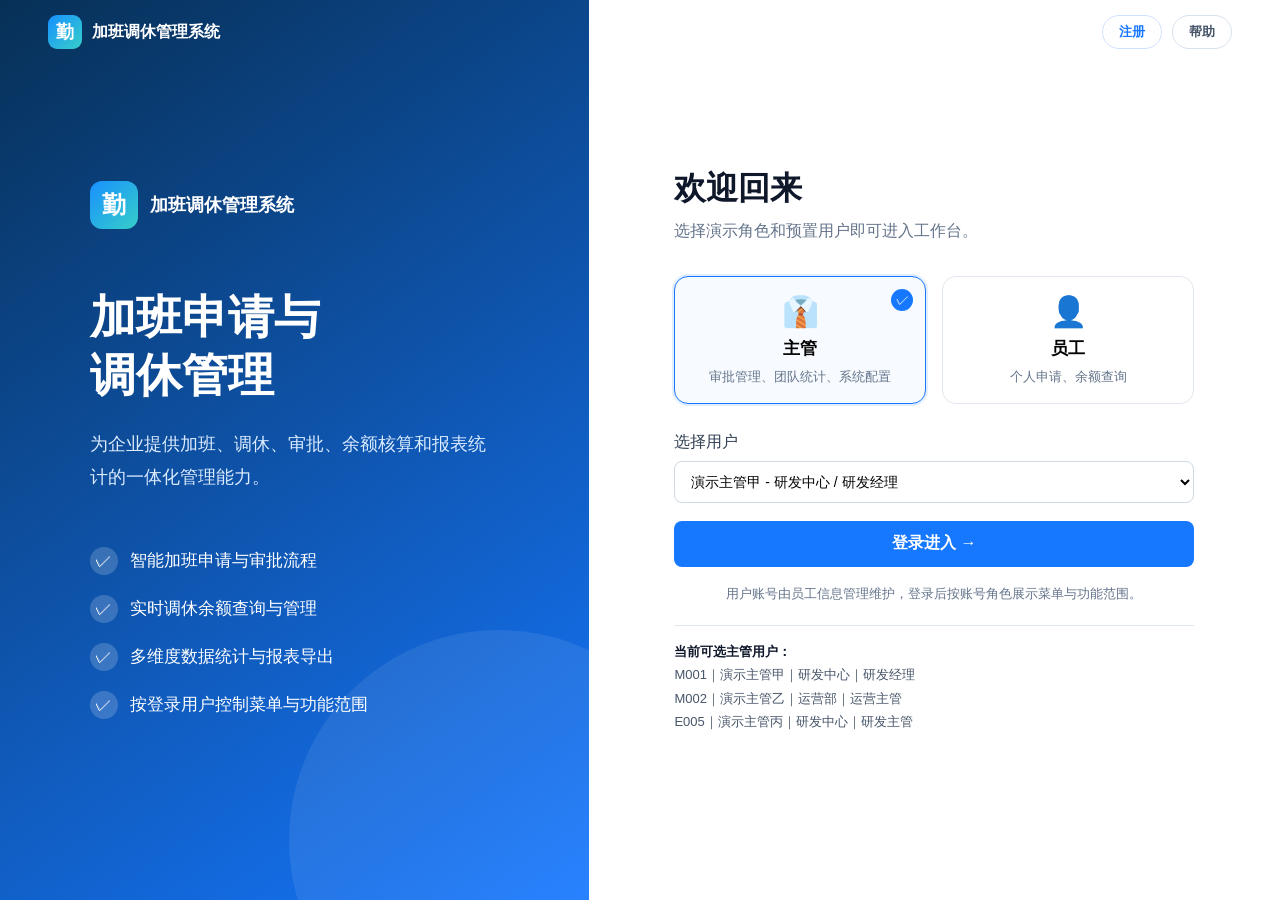
<file: index.html>
<!doctype html>
<html lang="zh-CN">
<head>
  <meta charset="utf-8">
  <title>加班调休管理系统 V7.4-3</title>
  <meta http-equiv="refresh" content="0; url=modules/login/login.html">
  <style>body{font-family:Arial,"Microsoft YaHei",sans-serif;padding:40px;color:#1f2937;background:#f6f7fb}a{color:#2563eb}</style>
</head>
<body>
  <h1>加班调休管理系统 V7.4-3</h1>
  <p>正在进入 <a href="modules/login/login.html">登录页</a>。</p>
</body>
</html>
</file>
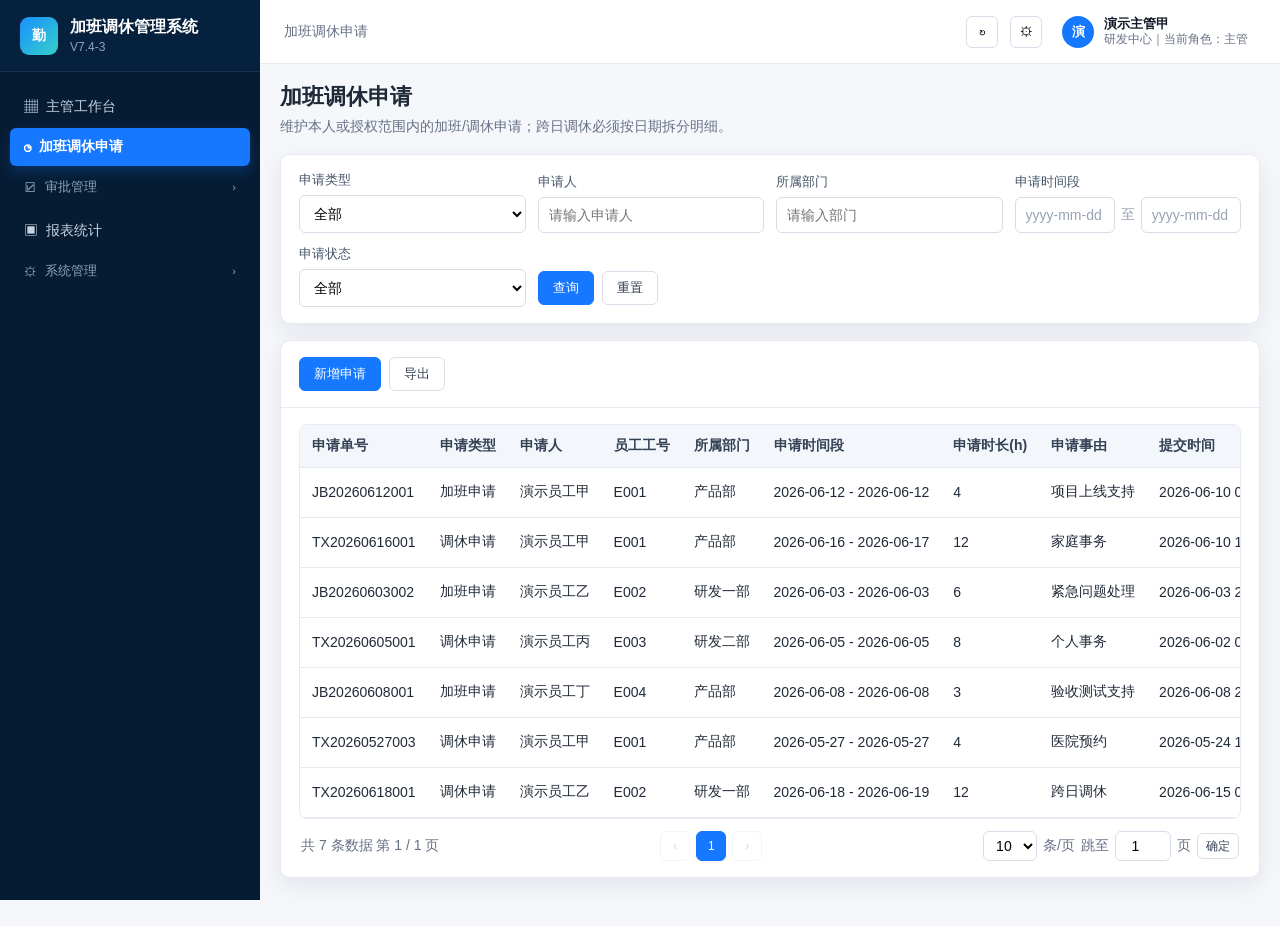
<file: modules/applications/applications.html>
<!doctype html>
<html lang="zh-CN">
<head>
  <meta charset="utf-8">
  <meta name="viewport" content="width=device-width,initial-scale=1">
  <title>加班调休申请 - 加班调休管理系统</title>
  <link rel="stylesheet" href="applications.css">
</head>
<body data-active="applications">
  <div class="app">
    <aside id="sidebar" class="sidebar"></aside>
    <section class="workspace">
      <header id="topbar" class="topbar"></header>
      <main class="content">
        <h1 class="page-title">加班调休申请</h1>
        <p class="page-subtitle">维护本人或授权范围内的加班/调休申请；跨日调休必须按日期拆分明细。</p>

<section class="card">
  <div class="card-body filter">
    <div class="field"><label>申请类型</label><select id="qType"><option value="">全部</option><option>加班申请</option><option>调休申请</option></select></div>
    <div class="field"><label>申请人</label><input id="qApplicant" placeholder="请输入申请人"></div>
    <div class="field"><label>所属部门</label><input id="qDept" placeholder="请输入部门"></div>
    <div class="field"><label>申请时间段</label><div class="date-range"><input id="qStart" type="text" class="date-input" placeholder="yyyy-mm-dd"><span>至</span><input id="qEnd" type="text" class="date-input" placeholder="yyyy-mm-dd"></div></div>
    <div class="field"><label>申请状态</label><select id="qStatus"><option value="">全部</option><option>草稿</option><option>待审批</option><option>已通过</option><option>已驳回</option></select></div>
    <div class="btn-row"><button class="btn primary" onclick="queryApps()">查询</button><button class="btn" onclick="resetApps()">重置</button></div>
  </div>
</section>
<section class="card">
  <div class="card-head action-only"><div class="btn-row"><button class="btn primary" onclick="openAppForm()">新增申请</button><button class="btn" onclick="exportConfirm('申请列表')">导出</button></div></div>
  <div class="card-body"><div id="appTable"></div></div>
</section>

      </main>
    </section>
  </div>
  <script src="applications_mock.js"></script>
  <script src="applications.js"></script>
</body>
</html>
</file>
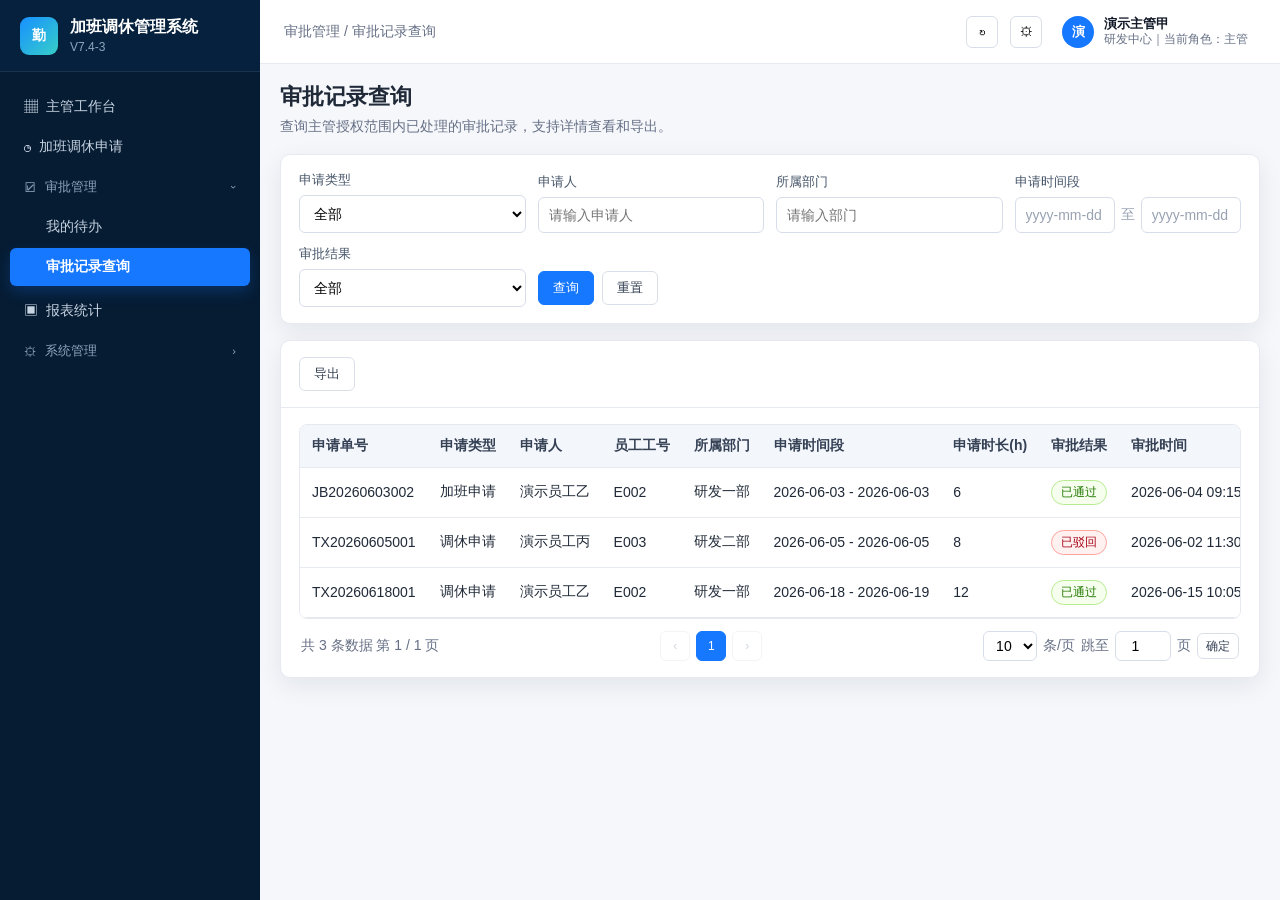
<file: modules/approval-records/approval-records.html>
<!doctype html>
<html lang="zh-CN">
<head>
  <meta charset="utf-8">
  <meta name="viewport" content="width=device-width,initial-scale=1">
  <title>审批记录查询 - 加班调休管理系统</title>
  <link rel="stylesheet" href="approval-records.css">
</head>
<body data-active="approval-records">
  <div class="app">
    <aside id="sidebar" class="sidebar"></aside>
    <section class="workspace">
      <header id="topbar" class="topbar"></header>
      <main class="content">
        <h1 class="page-title">审批记录查询</h1>
        <p class="page-subtitle">查询主管授权范围内已处理的审批记录，支持详情查看和导出。</p>

<section class="card">
  <div class="card-body filter">
    <div class="field"><label>申请类型</label><select id="qType"><option value="">全部</option><option>加班申请</option><option>调休申请</option></select></div>
    <div class="field"><label>申请人</label><input id="qApplicant" placeholder="请输入申请人"></div>
    <div class="field"><label>所属部门</label><input id="qDept" placeholder="请输入部门"></div>
    <div class="field"><label>申请时间段</label><div class="date-range"><input id="qStart" type="text" class="date-input" placeholder="yyyy-mm-dd"><span>至</span><input id="qEnd" type="text" class="date-input" placeholder="yyyy-mm-dd"></div></div>
    <div class="field"><label>审批结果</label><select id="qResult"><option value="">全部</option><option>已通过</option><option>已驳回</option></select></div>
    <div class="btn-row"><button class="btn primary" onclick="renderRecords();toast('已查询审批记录。','success')">查询</button><button class="btn" onclick="resetRecords()">重置</button></div>
  </div>
</section>
<section class="card">
  <div class="card-head action-only"><button class="btn" onclick="exportConfirm('审批记录')">导出</button></div>
  <div class="card-body"><div id="recordTable"></div></div>
</section>

      </main>
    </section>
  </div>
  <script src="approval-records_mock.js"></script>
  <script src="approval-records.js"></script>
</body>
</html>
</file>
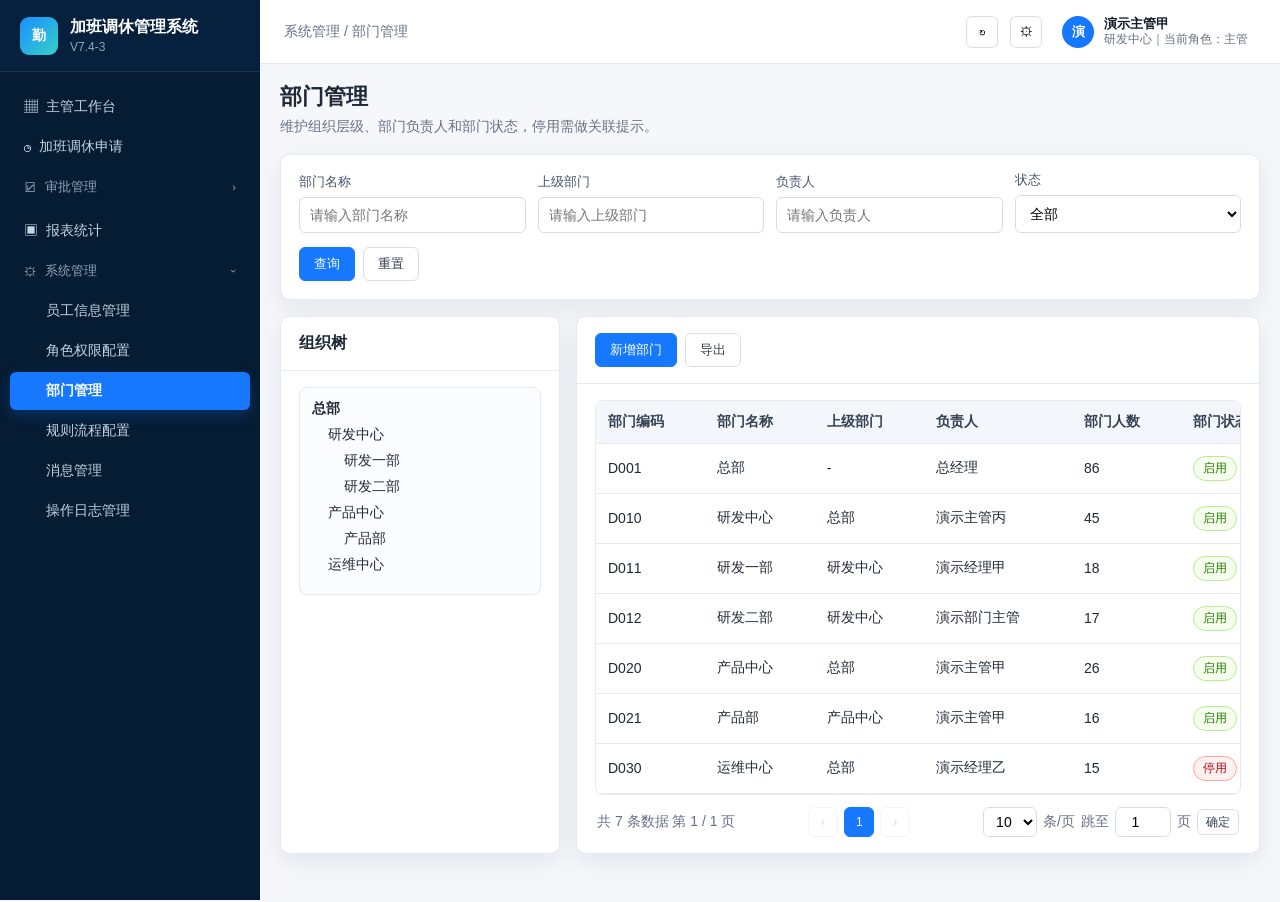
<file: modules/departments/departments.html>
<!doctype html>
<html lang="zh-CN">
<head>
  <meta charset="utf-8">
  <meta name="viewport" content="width=device-width,initial-scale=1">
  <title>部门管理 - 加班调休管理系统</title>
  <link rel="stylesheet" href="departments.css">
</head>
<body data-active="departments">
  <div class="app">
    <aside id="sidebar" class="sidebar"></aside>
    <section class="workspace">
      <header id="topbar" class="topbar"></header>
      <main class="content">
        <h1 class="page-title">部门管理</h1>
        <p class="page-subtitle">维护组织层级、部门负责人和部门状态，停用需做关联提示。</p>

<section class="card">
  <div class="card-body filter">
    <div class="field"><label>部门名称</label><input id="qName" placeholder="请输入部门名称"></div>
    <div class="field"><label>上级部门</label><input id="qParent" placeholder="请输入上级部门"></div>
    <div class="field"><label>负责人</label><input id="qLeader" placeholder="请输入负责人"></div>
    <div class="field"><label>状态</label><select id="qStatus"><option value="">全部</option><option>启用</option><option>停用</option></select></div>
    <div class="btn-row"><button class="btn primary" onclick="renderDepartments();toast('已查询部门。','success')">查询</button><button class="btn" onclick="resetDepartments()">重置</button></div>
  </div>
</section>
<section class="split">
  <div class="card"><div class="card-head"><div class="card-title">组织树</div></div><div class="card-body"><div id="orgTree" class="tree"></div></div></div>
  <div class="card"><div class="card-head action-only"><div class="btn-row"><button class="btn primary" onclick="openDeptForm()">新增部门</button><button class="btn" onclick="exportConfirm('部门列表')">导出</button></div></div><div class="card-body"><div id="deptTable"></div></div></div>
</section>

      </main>
    </section>
  </div>
  <script src="departments_mock.js"></script>
  <script src="departments.js"></script>
</body>
</html>
</file>
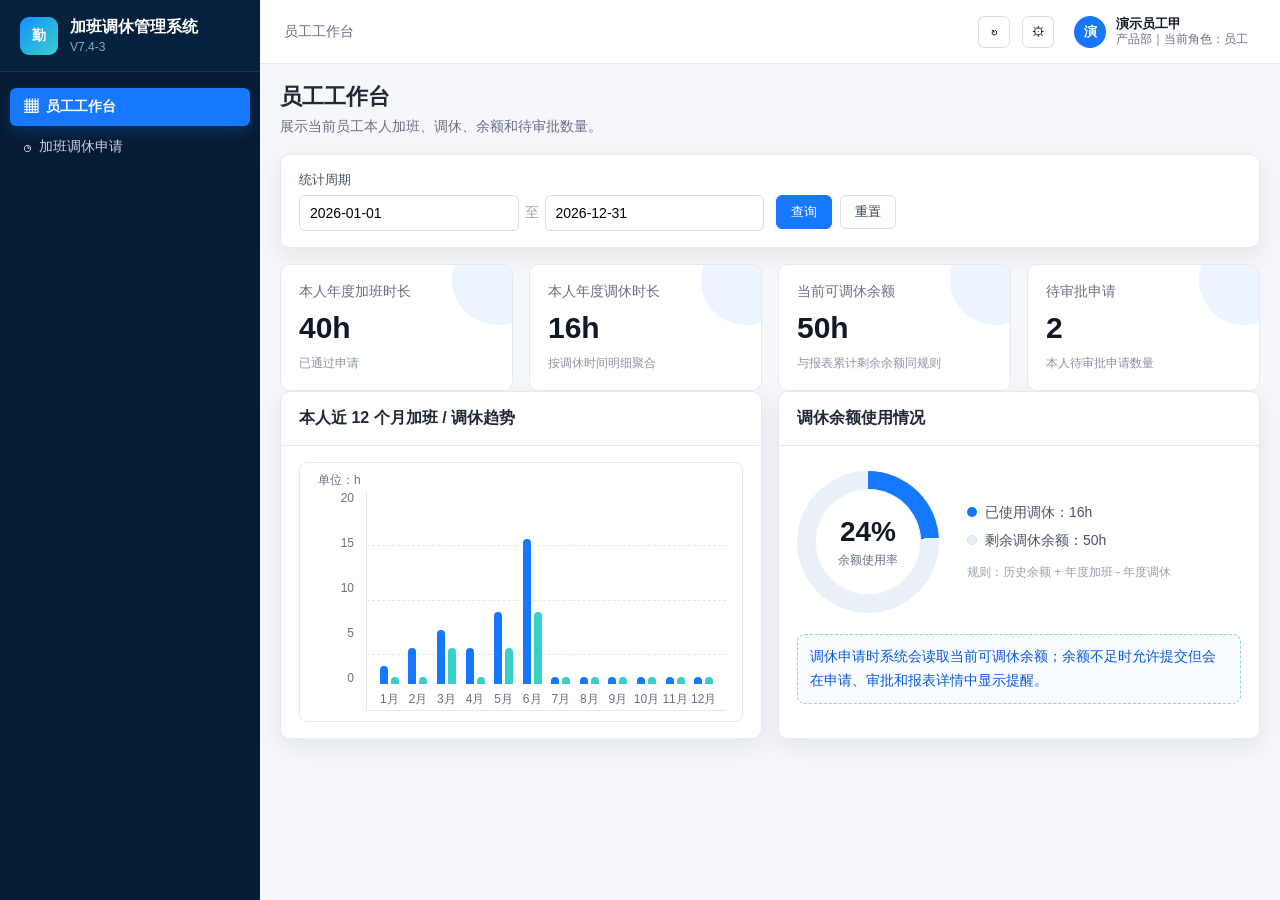
<file: modules/employee-dashboard/employee-dashboard.html>
<!doctype html>
<html lang="zh-CN">
<head>
  <meta charset="utf-8">
  <meta name="viewport" content="width=device-width,initial-scale=1">
  <title>员工工作台 - 加班调休管理系统</title>
  <link rel="stylesheet" href="employee-dashboard.css">
</head>
<body data-active="employee-dashboard">
  <div class="app">
    <aside id="sidebar" class="sidebar"></aside>
    <section class="workspace">
      <header id="topbar" class="topbar"></header>
      <main class="content">
        <h1 class="page-title">员工工作台</h1>
        <p class="page-subtitle">展示当前员工本人加班、调休、余额和待审批数量。</p>

<section class="card">
  <div class="card-body filter compact">
    <div class="field"><label>统计周期</label><div class="date-range"><input id="cycleStart" type="text" class="date-input" placeholder="yyyy-mm-dd" value="2026-01-01"><span>至</span><input id="cycleEnd" type="text" class="date-input" placeholder="yyyy-mm-dd" value="2026-12-31"></div></div>
    <div class="btn-row"><button class="btn primary" onclick="dashboardQuery()">查询</button><button class="btn" onclick="dashboardReset()">重置</button></div>
  </div>
</section>
<section class="grid grid-4">
  <div class="kpi"><div class="kpi-label">本人年度加班时长</div><div class="kpi-value">40h</div><div class="kpi-note">已通过申请</div></div>
  <div class="kpi"><div class="kpi-label">本人年度调休时长</div><div class="kpi-value">16h</div><div class="kpi-note">按调休时间明细聚合</div></div>
  <div class="kpi"><div class="kpi-label">当前可调休余额</div><div class="kpi-value">50h</div><div class="kpi-note">与报表累计剩余余额同规则</div></div>
  <div class="kpi"><div class="kpi-label">待审批申请</div><div class="kpi-value">2</div><div class="kpi-note">本人待审批申请数量</div></div>
</section>
<section class="grid grid-2">
  <div class="card"><div class="card-head"><div class="card-title">本人近 12 个月加班 / 调休趋势</div></div><div class="card-body"><div id="personalChart" class="chart"></div></div></div>
  <div class="card"><div class="card-head"><div class="card-title">调休余额使用情况</div></div><div class="card-body">
    <div class="donut-panel">
      <div class="donut" style="--used:24"><div><strong>24%</strong><span>余额使用率</span></div></div>
      <div class="donut-info">
        <div><span class="dot used"></span>已使用调休：16h</div>
        <div><span class="dot remain"></span>剩余调休余额：50h</div>
        <div class="donut-note">规则：历史余额 + 年度加班 - 年度调休</div>
      </div>
    </div>
    <div class="note" style="margin-top:12px">调休申请时系统会读取当前可调休余额；余额不足时允许提交但会在申请、审批和报表详情中显示提醒。</div>
  </div></div>
</section>

      </main>
    </section>
  </div>
  <script src="employee-dashboard_mock.js"></script>
  <script src="employee-dashboard.js"></script>
</body>
</html>
</file>
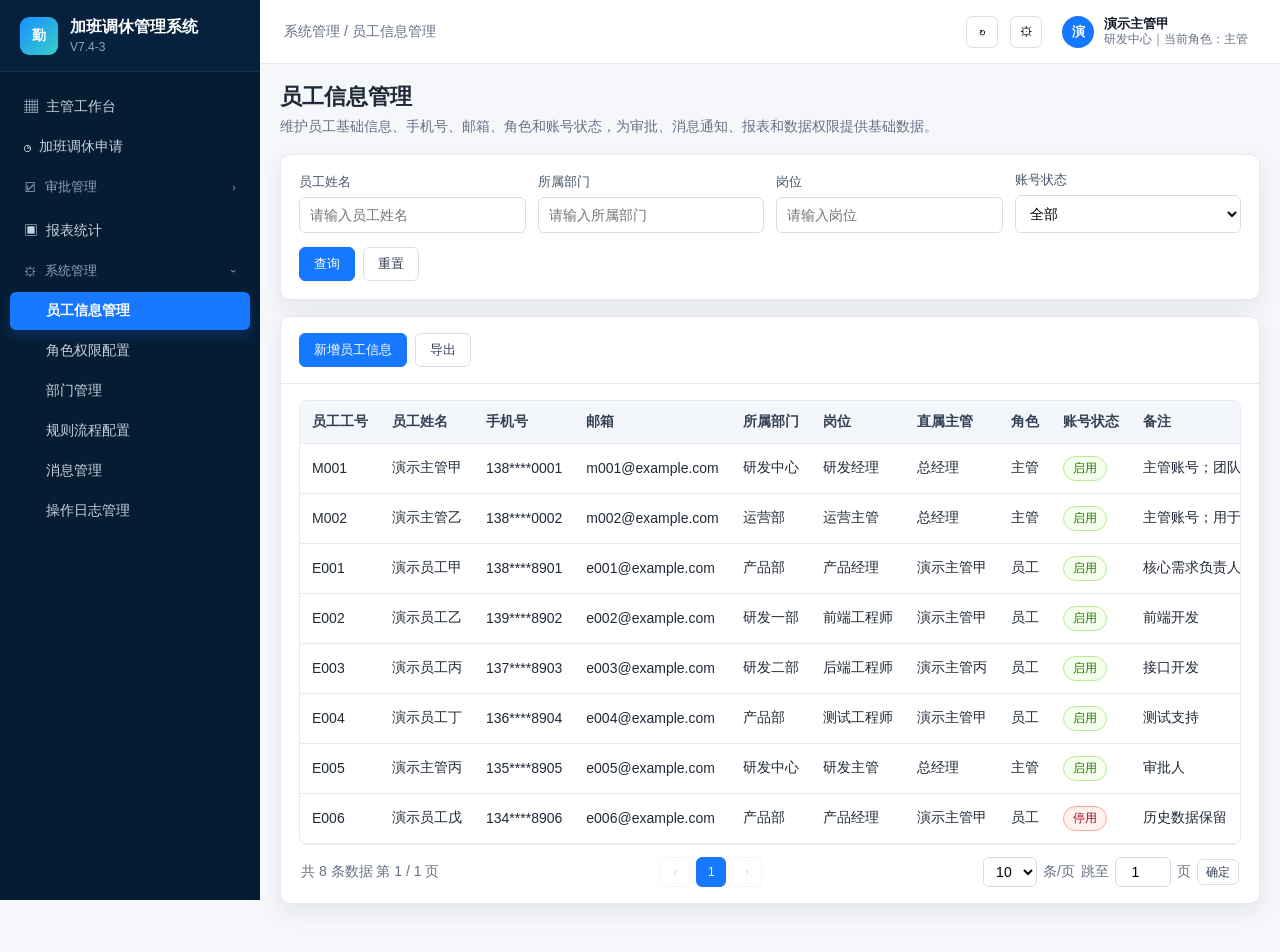
<file: modules/employees/employees.html>
<!doctype html>
<html lang="zh-CN">
<head>
  <meta charset="utf-8">
  <meta name="viewport" content="width=device-width,initial-scale=1">
  <title>员工信息管理 - 加班调休管理系统</title>
  <link rel="stylesheet" href="employees.css">
</head>
<body data-active="employees">
  <div class="app">
    <aside id="sidebar" class="sidebar"></aside>
    <section class="workspace">
      <header id="topbar" class="topbar"></header>
      <main class="content">
        <h1 class="page-title">员工信息管理</h1>
        <p class="page-subtitle">维护员工基础信息、手机号、邮箱、角色和账号状态，为审批、消息通知、报表和数据权限提供基础数据。</p>

<section class="card">
  <div class="card-body filter">
    <div class="field"><label>员工姓名</label><input id="qName" placeholder="请输入员工姓名"></div>
    <div class="field"><label>所属部门</label><input id="qDept" placeholder="请输入所属部门"></div>
    <div class="field"><label>岗位</label><input id="qPost" placeholder="请输入岗位"></div>
    <div class="field"><label>账号状态</label><select id="qStatus"><option value="">全部</option><option>启用</option><option>停用</option></select></div>
    <div class="btn-row"><button class="btn primary" onclick="renderEmployees();toast('已查询员工。','success')">查询</button><button class="btn" onclick="resetEmployees()">重置</button></div>
  </div>
</section>
<section class="card">
  <div class="card-head action-only"><div class="btn-row"><button class="btn primary" onclick="openEmployeeForm()">新增员工信息</button><button class="btn" onclick="exportConfirm('员工信息')">导出</button></div></div>
  <div class="card-body"><div id="empTable"></div></div>
</section>

      </main>
    </section>
  </div>
  <script src="employees_mock.js"></script>
  <script src="employees.js"></script>
</body>
</html>
</file>
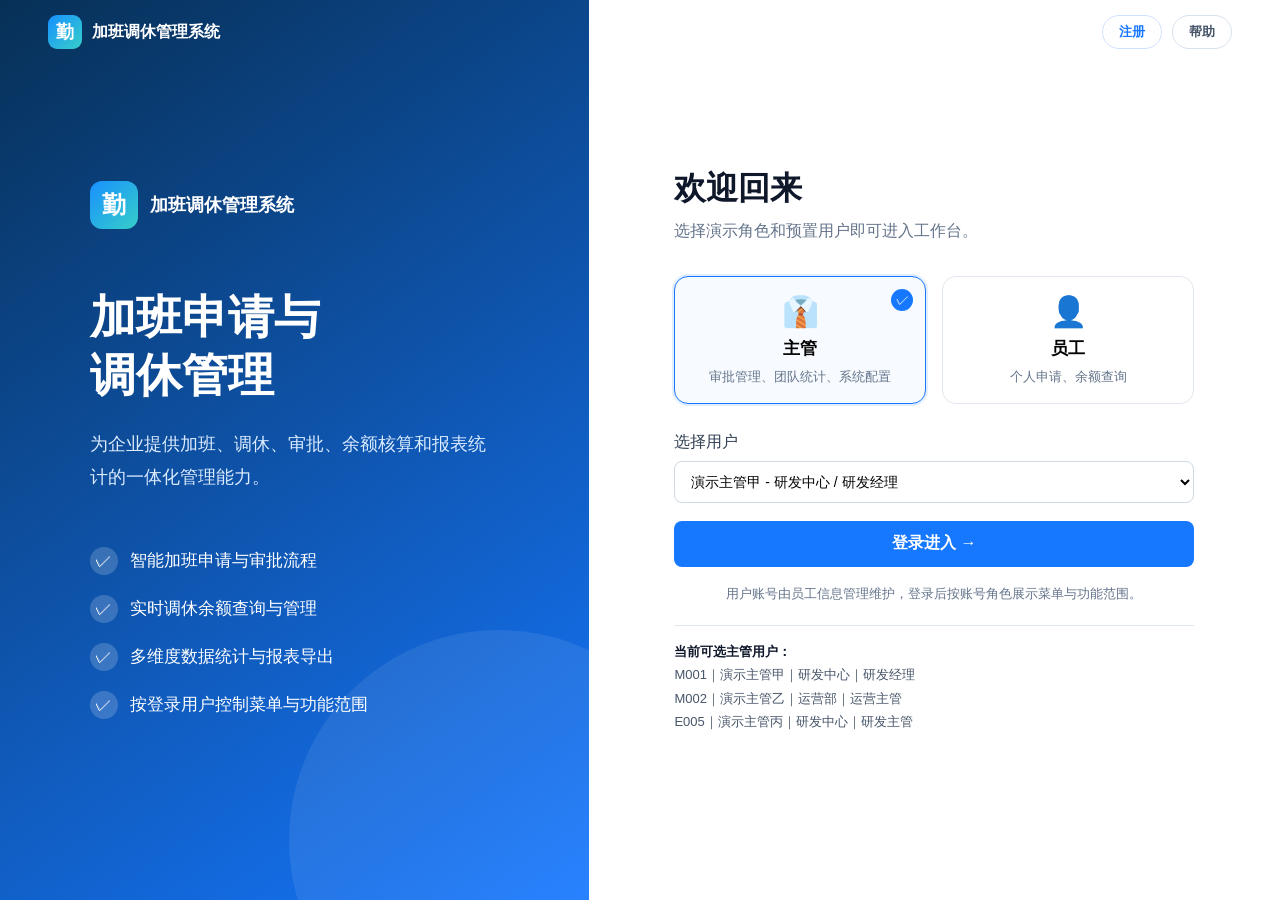
<file: modules/login/login.html>
<!doctype html>
<html lang="zh-CN">
<head>
  <meta charset="utf-8">
  <meta name="viewport" content="width=device-width,initial-scale=1">
  <title>登录 - 加班调休管理系统</title>
  <link rel="stylesheet" href="login.css">
</head>
<body>
  <header class="home-header">
    <div class="home-brand"><div class="brand-mark small">勤</div><span>加班调休管理系统</span></div>
    <div class="home-actions">
      <button class="home-link" onclick="openRegisterModal()">注册</button><button class="home-link secondary" onclick="openHelpModal()">帮助</button>
    </div>
  </header>
  <main class="login-page" id="loginSection">
    <section class="login-hero">
      <div class="brand-line"><div class="brand-mark">勤</div><span>加班调休管理系统</span></div>
      <h1>加班申请与<br>调休管理</h1>
      <p>为企业提供加班、调休、审批、余额核算和报表统计的一体化管理能力。</p>
      <ul>
        <li>智能加班申请与审批流程</li>
        <li>实时调休余额查询与管理</li>
        <li>多维度数据统计与报表导出</li>
        <li>按登录用户控制菜单与功能范围</li>
      </ul>
    </section>
    <section class="login-panel">
      <div class="login-box">
        <h2>欢迎回来</h2>
        <p>选择演示角色和预置用户即可进入工作台。</p>
        <div class="role-cards">
          <button class="role-card active" data-role="主管" onclick="selectRole('主管')"><span>👔</span><strong>主管</strong><em>审批管理、团队统计、系统配置</em></button>
          <button class="role-card" data-role="员工" onclick="selectRole('员工')"><span>👤</span><strong>员工</strong><em>个人申请、余额查询</em></button>
        </div>
        <label class="field-label">选择用户</label>
        <select id="loginUser"></select>
        <button class="login-btn" onclick="doLogin()">登录进入 →</button>
        <div class="login-tip">用户账号由员工信息管理维护，登录后按账号角色展示菜单与功能范围。</div>
        <div class="demo-users" id="demoUsers"></div>
      </div>
    </section>
  </main>
  <script src="login_mock.js"></script>
  <script src="login.js"></script>
</body>
</html>
</file>
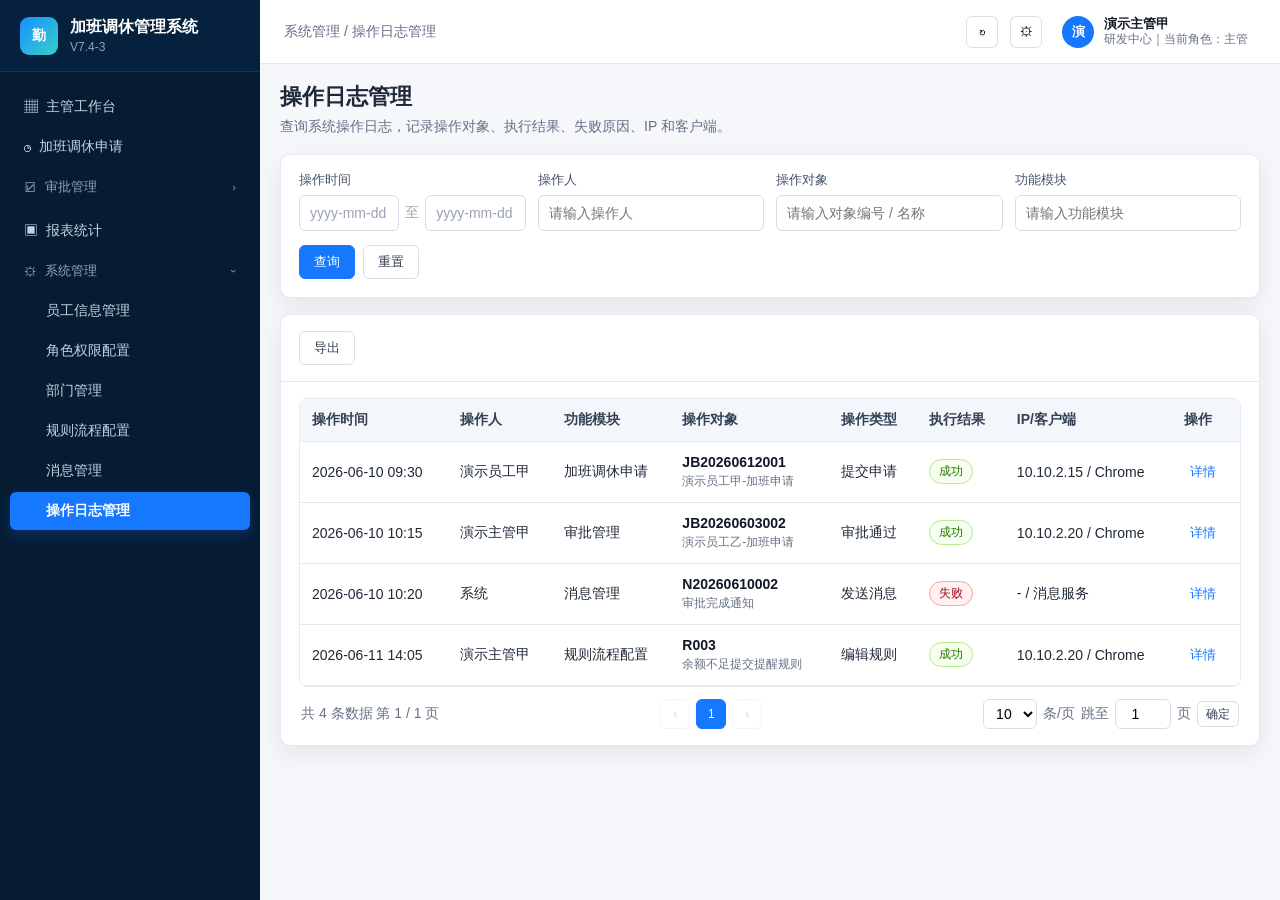
<file: modules/logs/logs.html>
<!doctype html>
<html lang="zh-CN">
<head>
  <meta charset="utf-8">
  <meta name="viewport" content="width=device-width,initial-scale=1">
  <title>操作日志管理 - 加班调休管理系统</title>
  <link rel="stylesheet" href="logs.css">
</head>
<body data-active="logs">
  <div class="app">
    <aside id="sidebar" class="sidebar"></aside>
    <section class="workspace">
      <header id="topbar" class="topbar"></header>
      <main class="content">
        <h1 class="page-title">操作日志管理</h1>
        <p class="page-subtitle">查询系统操作日志，记录操作对象、执行结果、失败原因、IP 和客户端。</p>

<section class="card">
  <div class="card-body filter">
    <div class="field"><label>操作时间</label><div class="date-range"><input id="qStart" type="text" class="date-input" placeholder="yyyy-mm-dd"><span>至</span><input id="qEnd" type="text" class="date-input" placeholder="yyyy-mm-dd"></div></div>
    <div class="field"><label>操作人</label><input id="qOperator" placeholder="请输入操作人"></div>
    <div class="field"><label>操作对象</label><input id="qObject" placeholder="请输入对象编号 / 名称"></div>
    <div class="field"><label>功能模块</label><input id="qModule" placeholder="请输入功能模块"></div>
    <div class="btn-row"><button class="btn primary" onclick="renderLogs();toast('已查询日志。','success')">查询</button><button class="btn" onclick="resetLogs()">重置</button></div>
  </div>
</section>
<section class="card">
  <div class="card-head action-only"><button class="btn" onclick="exportLogs()">导出</button></div>
  <div class="card-body"><div id="logTable"></div></div>
</section>

      </main>
    </section>
  </div>
  <script src="logs_mock.js"></script>
  <script src="logs.js"></script>
</body>
</html>
</file>
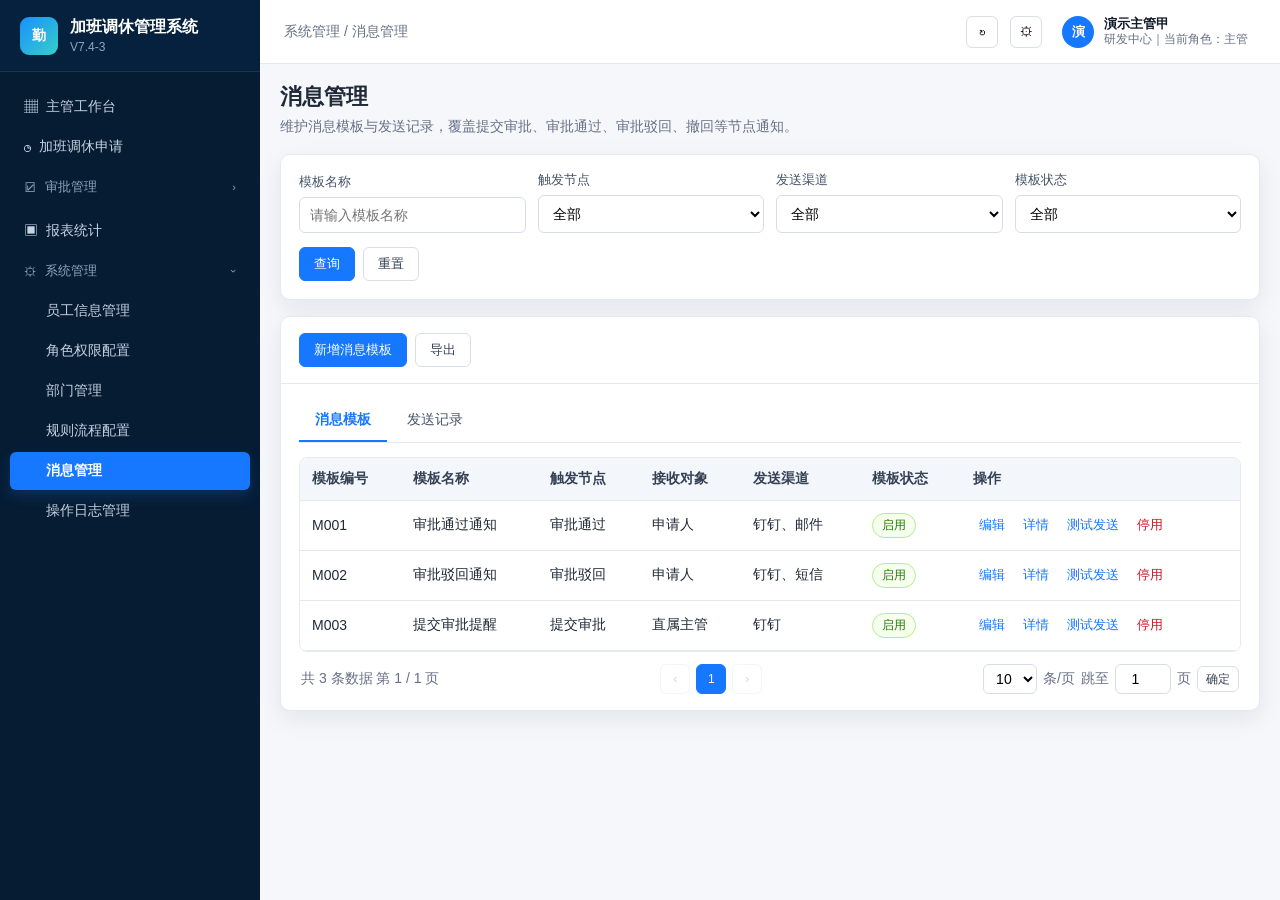
<file: modules/messages/messages.html>
<!doctype html>
<html lang="zh-CN">
<head>
  <meta charset="utf-8">
  <meta name="viewport" content="width=device-width,initial-scale=1">
  <title>消息管理 - 加班调休管理系统</title>
  <link rel="stylesheet" href="messages.css">
</head>
<body data-active="messages">
  <div class="app">
    <aside id="sidebar" class="sidebar"></aside>
    <section class="workspace">
      <header id="topbar" class="topbar"></header>
      <main class="content">
        <h1 class="page-title">消息管理</h1>
        <p class="page-subtitle">维护消息模板与发送记录，覆盖提交审批、审批通过、审批驳回、撤回等节点通知。</p>

<section class="card">
  <div class="card-body filter">
    <div class="field"><label>模板名称</label><input id="qName" placeholder="请输入模板名称"></div>
    <div class="field"><label>触发节点</label><select id="qNode"><option value="">全部</option><option>提交审批</option><option>审批通过</option><option>审批驳回</option><option>撤回</option></select></div>
    <div class="field"><label>发送渠道</label><select id="qChannel"><option value="">全部</option><option>钉钉</option><option>邮件</option><option>短信</option></select></div>
    <div class="field"><label>模板状态</label><select id="qStatus"><option value="">全部</option><option>启用</option><option>停用</option><option>成功</option><option>失败</option></select></div>
    <div class="btn-row"><button class="btn primary" onclick="renderMessages();toast('已查询消息数据。','success')">查询</button><button class="btn" onclick="resetMessages()">重置</button></div>
  </div>
</section>
<section class="card">
  <div class="card-head action-only"><div class="btn-row"><button class="btn primary" id="addTplBtn" onclick="openTplForm()">新增消息模板</button><button class="btn" onclick="exportConfirm('消息管理')">导出</button></div></div>
  <div class="card-body">
    <div class="tabs"><div class="tab active" data-tab="tpl" onclick="switchMsgTab('tpl')">消息模板</div><div class="tab" data-tab="record" onclick="switchMsgTab('record')">发送记录</div></div>
    <div id="msgTable"></div>
  </div>
</section>

      </main>
    </section>
  </div>
  <script src="messages_mock.js"></script>
  <script src="messages.js"></script>
</body>
</html>
</file>
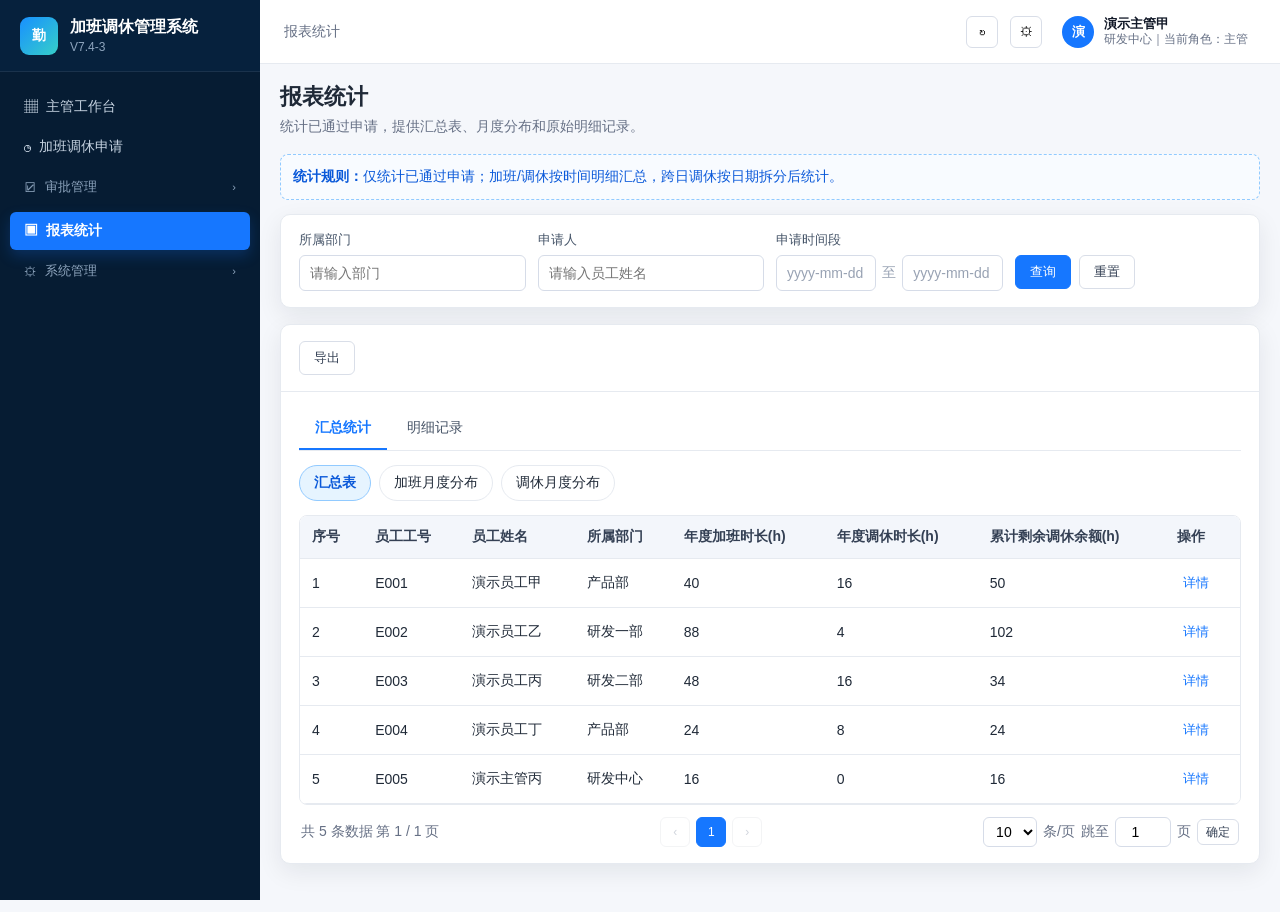
<file: modules/reports/reports.html>
<!doctype html>
<html lang="zh-CN">
<head>
  <meta charset="utf-8">
  <meta name="viewport" content="width=device-width,initial-scale=1">
  <title>报表统计 - 加班调休管理系统</title>
  <link rel="stylesheet" href="reports.css">
</head>
<body data-active="reports">
  <div class="app">
    <aside id="sidebar" class="sidebar"></aside>
    <section class="workspace">
      <header id="topbar" class="topbar"></header>
      <main class="content">
        <h1 class="page-title">报表统计</h1>
        <p class="page-subtitle">统计已通过申请，提供汇总表、月度分布和原始明细记录。</p>
        <div class="note stat-rule-note"><strong>统计规则：</strong>仅统计已通过申请；加班/调休按时间明细汇总，跨日调休按日期拆分后统计。</div>

<section class="card">
  <div class="card-body filter">
    <div class="field"><label>所属部门</label><input id="qDept" placeholder="请输入部门"></div>
    <div class="field"><label>申请人</label><input id="qName" placeholder="请输入员工姓名"></div>
    <div class="field"><label>申请时间段</label><div class="date-range"><input id="qStart" type="text" class="date-input" placeholder="yyyy-mm-dd"><span>至</span><input id="qEnd" type="text" class="date-input" placeholder="yyyy-mm-dd"></div></div>
    <div class="btn-row"><button class="btn primary" onclick="renderReport();toast('已刷新报表。','success')">查询</button><button class="btn" onclick="resetReport()">重置</button></div>
  </div>
</section>
<section class="card">
  <div class="card-head action-only"><button class="btn" onclick="exportCurrentReport()">导出</button></div>
  <div class="card-body">
    <div class="tabs"><div class="tab active" data-main="summary" onclick="switchMain('summary')">汇总统计</div><div class="tab" data-main="detail" onclick="switchMain('detail')">明细记录</div></div>
    <div id="subTabs" class="secondary-tabs"></div>
    <div id="reportArea"></div>
  </div>
</section>

      </main>
    </section>
  </div>
  <script src="reports_mock.js"></script>
  <script src="reports.js"></script>
</body>
</html>
</file>
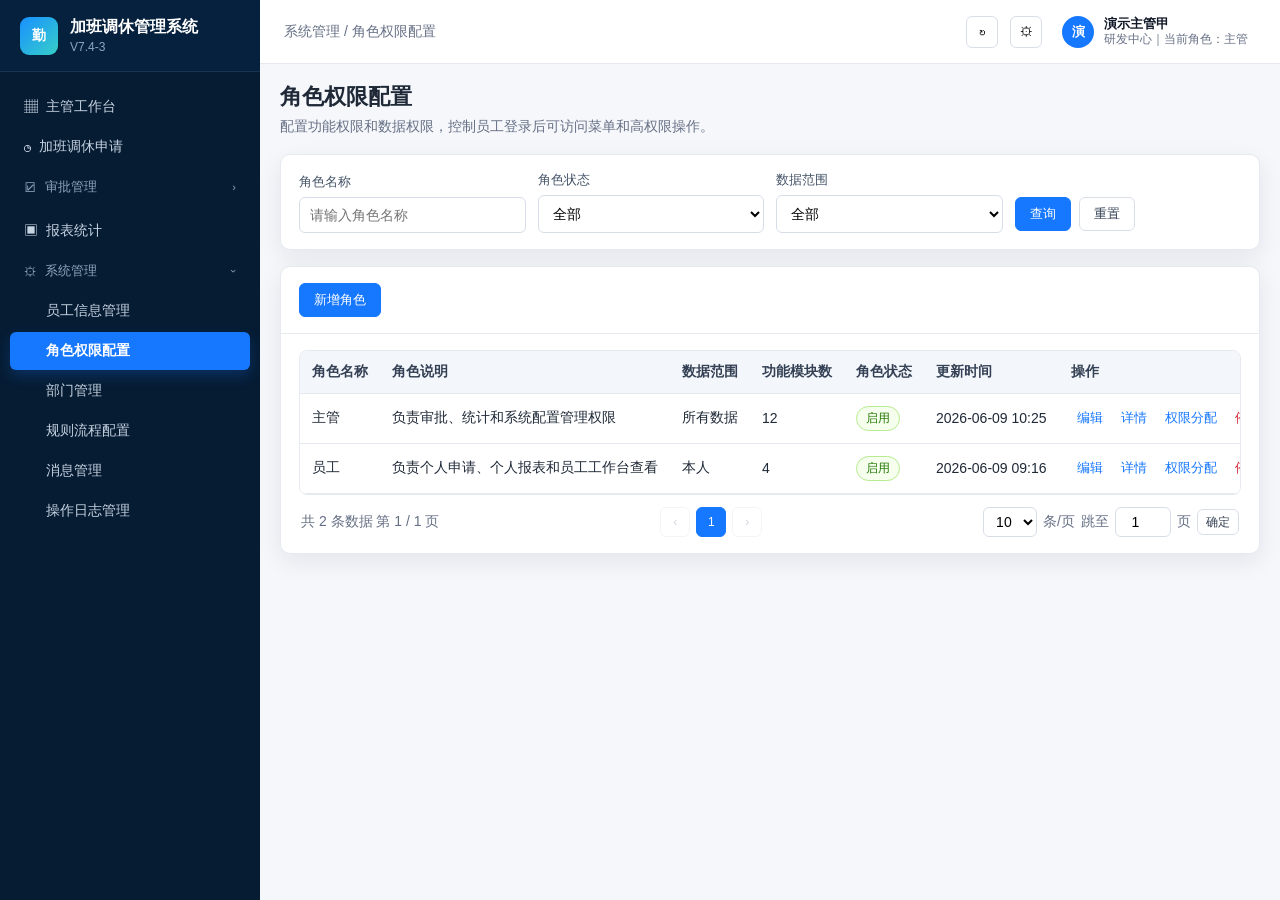
<file: modules/roles/roles.html>
<!doctype html>
<html lang="zh-CN">
<head>
  <meta charset="utf-8">
  <meta name="viewport" content="width=device-width,initial-scale=1">
  <title>角色权限配置 - 加班调休管理系统</title>
  <link rel="stylesheet" href="roles.css">
</head>
<body data-active="roles">
  <div class="app">
    <aside id="sidebar" class="sidebar"></aside>
    <section class="workspace">
      <header id="topbar" class="topbar"></header>
      <main class="content">
        <h1 class="page-title">角色权限配置</h1>
        <p class="page-subtitle">配置功能权限和数据权限，控制员工登录后可访问菜单和高权限操作。</p>

<section class="card">
  <div class="card-body filter three">
    <div class="field"><label>角色名称</label><input id="qRole" placeholder="请输入角色名称"></div>
    <div class="field"><label>角色状态</label><select id="qStatus"><option value="">全部</option><option>启用</option><option>停用</option></select></div>
    <div class="field"><label>数据范围</label><select id="qScope"><option value="">全部</option><option>本人</option><option>所属部门</option><option>所有数据</option></select></div>
    <div class="btn-row"><button class="btn primary" onclick="renderRoles();toast('已查询角色。','success')">查询</button><button class="btn" onclick="resetRoles()">重置</button></div>
  </div>
</section>
<section class="card">
  <div class="card-head action-only"><button class="btn primary" onclick="openRoleForm()">新增角色</button></div>
  <div class="card-body"><div id="roleTable"></div></div>
</section>

      </main>
    </section>
  </div>
  <script src="roles_mock.js"></script>
  <script src="roles.js"></script>
</body>
</html>
</file>
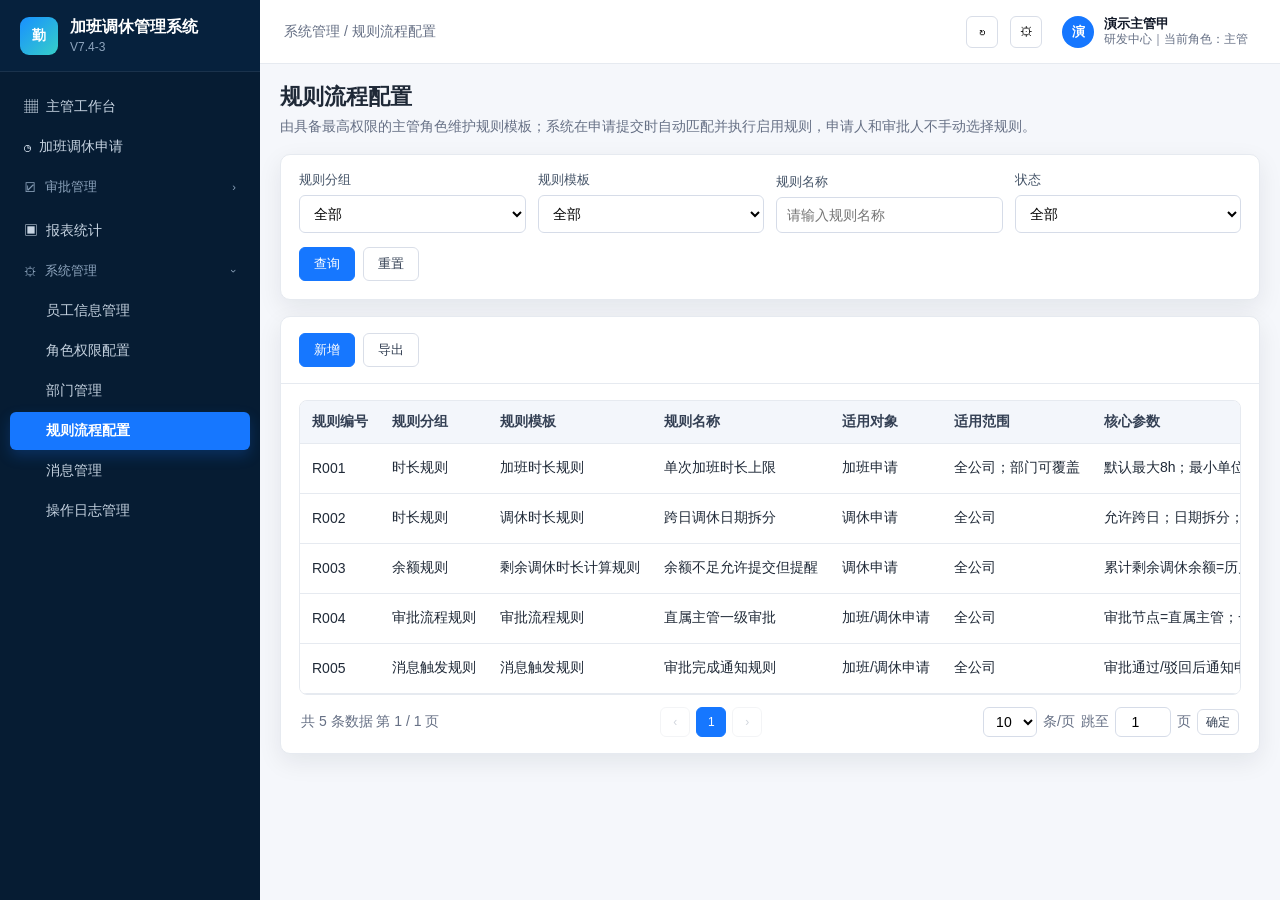
<file: modules/rules/rules.html>
<!doctype html>
<html lang="zh-CN">
<head>
  <meta charset="utf-8">
  <meta name="viewport" content="width=device-width,initial-scale=1">
  <title>规则流程配置 - 加班调休管理系统</title>
  <link rel="stylesheet" href="rules.css">
</head>
<body data-active="rules">
  <div class="app">
    <aside id="sidebar" class="sidebar"></aside>
    <section class="workspace">
      <header id="topbar" class="topbar"></header>
      <main class="content">
        <h1 class="page-title">规则流程配置</h1>
        <p class="page-subtitle">由具备最高权限的主管角色维护规则模板；系统在申请提交时自动匹配并执行启用规则，申请人和审批人不手动选择规则。</p>

<section class="card">
  <div class="card-body filter">
    <div class="field"><label>规则分组</label><select id="qGroup"><option value="">全部</option><option>时长规则</option><option>余额规则</option><option>审批流程规则</option><option>消息触发规则</option></select></div>
    <div class="field"><label>规则模板</label><select id="qTemplate"><option value="">全部</option><option>加班时长规则</option><option>调休时长规则</option><option>剩余调休时长计算规则</option><option>审批流程规则</option><option>消息触发规则</option></select></div>
    <div class="field"><label>规则名称</label><input id="qName" placeholder="请输入规则名称"></div>
    <div class="field"><label>状态</label><select id="qStatus"><option value="">全部</option><option>启用</option><option>停用</option><option>草稿</option></select></div>
    <div class="btn-row"><button class="btn primary" onclick="renderRules();toast('已查询规则。','success')">查询</button><button class="btn" onclick="resetRules()">重置</button></div>
  </div>
</section>
<section class="card">
  <div class="card-head action-only"><div class="btn-row"><button class="btn primary" onclick="openRuleForm()">新增</button><button class="btn" onclick="exportConfirm('规则总览')">导出</button></div></div>
  <div class="card-body"><div id="ruleTable"></div></div>
</section>

      </main>
    </section>
  </div>
  <script src="rules_mock.js"></script>
  <script src="rules.js"></script>
</body>
</html>
</file>
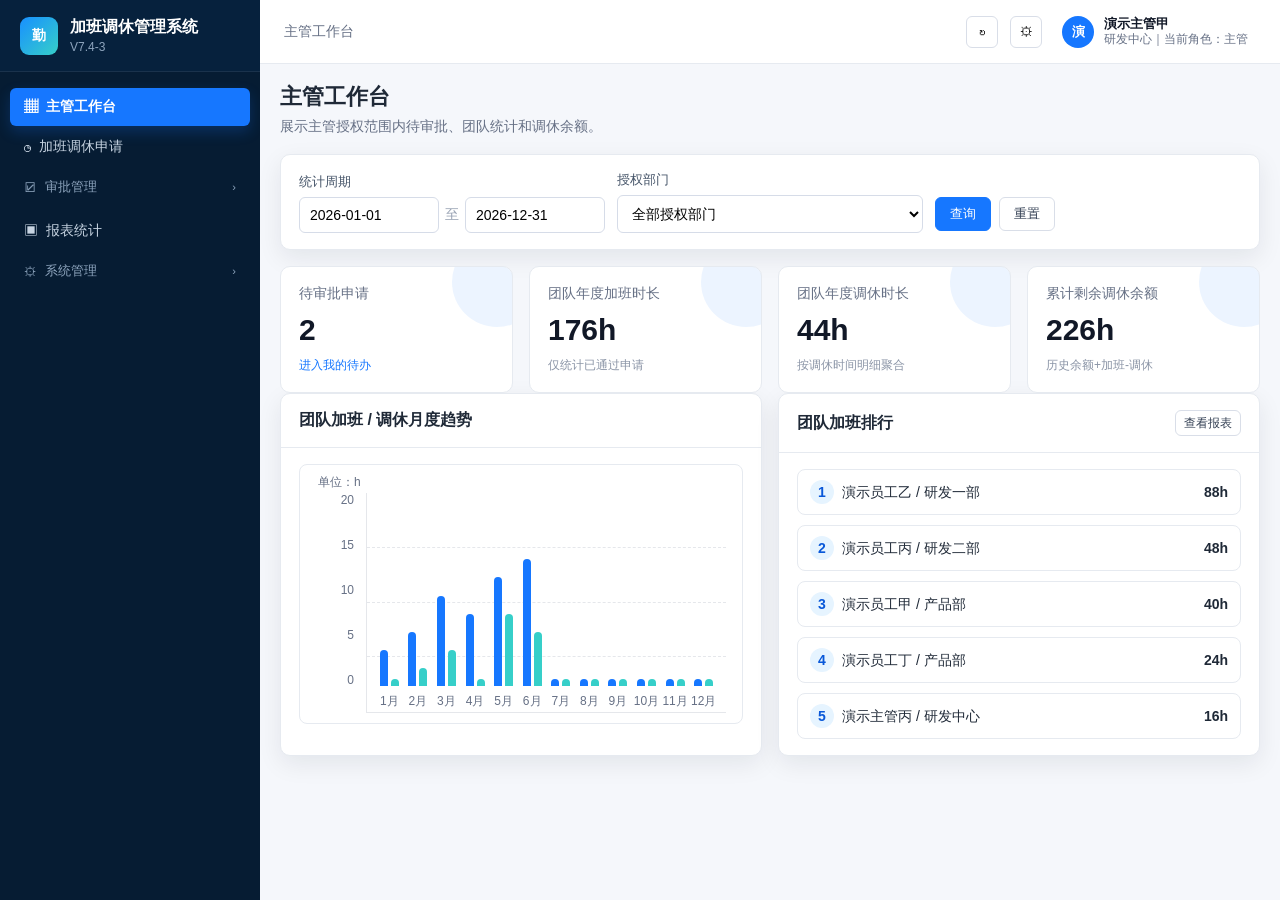
<file: modules/supervisor-dashboard/supervisor-dashboard.html>
<!doctype html>
<html lang="zh-CN">
<head>
  <meta charset="utf-8">
  <meta name="viewport" content="width=device-width,initial-scale=1">
  <title>主管工作台 - 加班调休管理系统</title>
  <link rel="stylesheet" href="supervisor-dashboard.css">
</head>
<body data-active="supervisor-dashboard">
  <div class="app">
    <aside id="sidebar" class="sidebar"></aside>
    <section class="workspace">
      <header id="topbar" class="topbar"></header>
      <main class="content">
        <h1 class="page-title">主管工作台</h1>
        <p class="page-subtitle">展示主管授权范围内待审批、团队统计和调休余额。</p>

<section class="card">
  <div class="card-body filter compact">
    <div class="field"><label>统计周期</label><div class="date-range"><input id="cycleStart" type="text" class="date-input" placeholder="yyyy-mm-dd" value="2026-01-01"><span>至</span><input id="cycleEnd" type="text" class="date-input" placeholder="yyyy-mm-dd" value="2026-12-31"></div></div>
    <div class="field"><label>授权部门</label><select id="dept"><option>全部授权部门</option><option>产品部</option><option>研发一部</option><option>研发二部</option></select></div>
    <div class="btn-row"><button class="btn primary" onclick="dashboardQuery()">查询</button><button class="btn" onclick="dashboardReset()">重置</button></div>
  </div>
</section>
<section class="grid grid-4">
  <div class="kpi"><div class="kpi-label">待审批申请</div><div class="kpi-value" id="pendingKpi">2</div><div class="kpi-note"><a href="../todo/todo.html" style="color:#1677ff">进入我的待办</a></div></div>
  <div class="kpi"><div class="kpi-label">团队年度加班时长</div><div class="kpi-value">176h</div><div class="kpi-note">仅统计已通过申请</div></div>
  <div class="kpi"><div class="kpi-label">团队年度调休时长</div><div class="kpi-value">44h</div><div class="kpi-note">按调休时间明细聚合</div></div>
  <div class="kpi"><div class="kpi-label">累计剩余调休余额</div><div class="kpi-value">226h</div><div class="kpi-note">历史余额+加班-调休</div></div>
</section>
<section class="grid grid-2">
  <div class="card"><div class="card-head"><div class="card-title">团队加班 / 调休月度趋势</div></div><div class="card-body"><div id="teamChart" class="chart"></div></div></div>
  <div class="card"><div class="card-head"><div class="card-title">团队加班排行</div><button class="btn small" onclick="location.href='../reports/reports.html'">查看报表</button></div><div class="card-body"><div id="rankList" class="rank-list"></div></div></div>
</section>

      </main>
    </section>
  </div>
  <script src="supervisor-dashboard_mock.js"></script>
  <script src="supervisor-dashboard.js"></script>
</body>
</html>
</file>
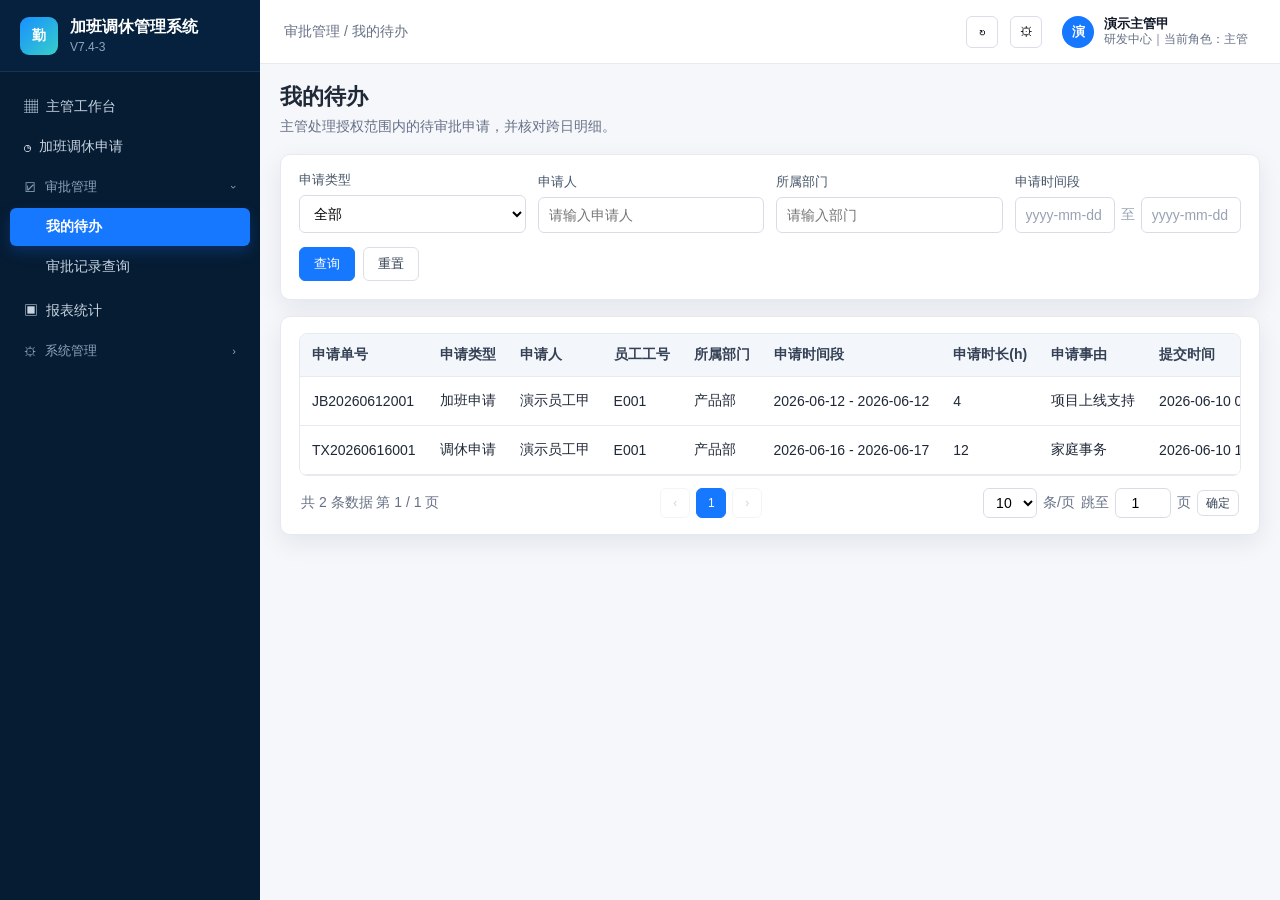
<file: modules/todo/todo.html>
<!doctype html>
<html lang="zh-CN">
<head>
  <meta charset="utf-8">
  <meta name="viewport" content="width=device-width,initial-scale=1">
  <title>我的待办 - 加班调休管理系统</title>
  <link rel="stylesheet" href="todo.css">
</head>
<body data-active="todo">
  <div class="app">
    <aside id="sidebar" class="sidebar"></aside>
    <section class="workspace">
      <header id="topbar" class="topbar"></header>
      <main class="content">
        <h1 class="page-title">我的待办</h1>
        <p class="page-subtitle">主管处理授权范围内的待审批申请，并核对跨日明细。</p>

<section class="card">
  <div class="card-body filter">
    <div class="field"><label>申请类型</label><select id="qType"><option value="">全部</option><option>加班申请</option><option>调休申请</option></select></div>
    <div class="field"><label>申请人</label><input id="qApplicant" placeholder="请输入申请人"></div>
    <div class="field"><label>所属部门</label><input id="qDept" placeholder="请输入部门"></div>
    <div class="field"><label>申请时间段</label><div class="date-range"><input id="qStart" type="text" class="date-input" placeholder="yyyy-mm-dd"><span>至</span><input id="qEnd" type="text" class="date-input" placeholder="yyyy-mm-dd"></div></div>
    <div class="btn-row"><button class="btn primary" onclick="renderTodo();toast('已查询待办。','success')">查询</button><button class="btn" onclick="resetTodo()">重置</button></div>
  </div>
</section>
<section class="card">
  <div class="card-body"><div id="todoTable"></div></div>
</section>

      </main>
    </section>
  </div>
  <script src="todo_mock.js"></script>
  <script src="todo.js"></script>
</body>
</html>
</file>
<file: modules/applications/applications.css>
:root{
  --sidebar:#061c33;
  --sidebar-2:#092b4e;
  --primary:#1677ff;
  --primary-dark:#0958d9;
  --success:#16a34a;
  --warning:#faad14;
  --danger:#ff4d4f;
  --text:#1f2937;
  --muted:#667085;
  --line:#e6eaf0;
  --bg:#f5f7fb;
  --card:#fff;
  --head:#f3f6fb;
  --shadow:0 8px 24px rgba(15,23,42,.08);
}
*{box-sizing:border-box}
html,body{margin:0;height:100%;font-family:Arial,"Microsoft YaHei",sans-serif;color:var(--text);background:var(--bg);font-size:14px}
a{color:inherit;text-decoration:none}
.app{display:flex;min-height:100vh;width:100%}
.sidebar{width:260px;background:var(--sidebar);color:#c6d3e1;position:fixed;left:0;top:0;bottom:0;overflow-y:auto}
.brand{height:72px;display:flex;align-items:center;padding:0 20px;border-bottom:1px solid rgba(255,255,255,.08);background:#06213d}
.brand-mark{width:38px;height:38px;border-radius:9px;background:linear-gradient(135deg,#1890ff,#36cfc9);display:flex;align-items:center;justify-content:center;color:#fff;font-weight:700;margin-right:12px}
.brand-title{font-size:16px;color:#fff;font-weight:700;line-height:1.3}
.brand-sub{font-size:12px;color:#8ea5be;margin-top:2px}
.nav{padding:14px 10px 20px}
.nav-group{margin-bottom:6px}
.nav-group-title{display:flex;align-items:center;gap:8px;padding:10px 14px;color:#8ea5be;font-size:13px;cursor:pointer;border-radius:6px}
.nav-group-title:hover{background:rgba(255,255,255,.06);color:#fff}
.nav-group-title .caret{margin-left:auto;font-size:11px;transform:rotate(90deg)}
.nav-group.collapsed .caret{transform:rotate(0deg)}
.nav-children{display:block}
.nav-group.collapsed .nav-children{display:none}
.nav-item{display:block;padding:10px 18px 10px 36px;border-radius:6px;color:#c6d3e1;margin:2px 0}
.nav-root{padding-left:14px;display:flex;align-items:center;gap:8px}
.nav-item:hover{background:rgba(255,255,255,.08);color:#fff}
.nav-item.active{background:var(--primary);color:#fff;font-weight:700;box-shadow:0 6px 14px rgba(22,119,255,.22)}
.workspace{margin-left:260px;width:calc(100% - 260px);min-height:100vh}
.topbar{height:64px;background:#fff;border-bottom:1px solid var(--line);display:flex;align-items:center;justify-content:space-between;padding:0 24px;position:sticky;top:0;z-index:20}
.breadcrumb{color:#667085}
.top-actions{display:flex;align-items:center;gap:12px}
.icon-btn{width:32px;height:32px;border:1px solid #d9dee8;background:#fff;border-radius:6px;display:flex;align-items:center;justify-content:center;cursor:pointer}
.icon-btn:hover{border-color:var(--primary);color:var(--primary)}
.user{display:flex;align-items:center;gap:10px}
.role-panel{display:flex;align-items:center;gap:8px;padding:0 10px;height:34px;border:1px solid #d9dee8;border-radius:8px;background:#fff}
.role-panel label{font-size:12px;color:#667085}
.role-switch{border:none;padding:0;background:transparent;color:#1677ff;font-weight:700;outline:none;cursor:pointer}
.avatar{width:32px;height:32px;border-radius:50%;background:var(--primary);color:#fff;display:flex;align-items:center;justify-content:center;font-weight:700}
.content{padding:20px 24px 36px;max-width:1680px}
.page-title{font-size:22px;font-weight:700;margin:0 0 6px}
.page-subtitle{color:var(--muted);margin:0 0 18px}
.card{background:var(--card);border:1px solid var(--line);border-radius:10px;box-shadow:var(--shadow);margin-bottom:16px}
.card-head{padding:16px 18px;border-bottom:1px solid var(--line);display:flex;align-items:center;justify-content:space-between;gap:12px}
.card-title{font-size:16px;font-weight:700}
.card-head.action-only{justify-content:flex-start;min-height:58px}
.card-body{padding:16px 18px}
.grid{display:grid;gap:16px}
.grid-2{grid-template-columns:repeat(2,minmax(0,1fr))}
.grid-3{grid-template-columns:repeat(3,minmax(0,1fr))}
.grid-4{grid-template-columns:repeat(4,minmax(0,1fr))}
.kpi{background:#fff;border:1px solid var(--line);border-radius:10px;padding:18px;position:relative;overflow:hidden}
.kpi:after{content:"";position:absolute;right:-30px;top:-30px;width:90px;height:90px;border-radius:50%;background:rgba(22,119,255,.08)}
.kpi-label{color:#667085}
.kpi-value{font-size:30px;font-weight:700;margin:10px 0;color:#111827}
.kpi-note{font-size:12px;color:#8a94a6}
.filter{display:grid;grid-template-columns:repeat(4,minmax(190px,1fr)) auto;gap:12px;align-items:end}
.filter.three{grid-template-columns:repeat(3,minmax(190px,1fr)) auto}
.field{display:flex;flex-direction:column;gap:6px}
.field label{color:#455468;font-size:13px}
input,select,textarea{border:1px solid #d6dce8;border-radius:6px;padding:9px 10px;background:#fff;outline:none;font-family:inherit;font-size:14px}
.date-range{display:grid;grid-template-columns:1fr auto 1fr;gap:6px;align-items:center}
.date-range span{color:#98a2b3;text-align:center}
input:focus,select:focus,textarea:focus{border-color:var(--primary);box-shadow:0 0 0 2px rgba(22,119,255,.12)}
textarea{min-height:86px;resize:vertical}
.required:before{content:"*";color:var(--danger);margin-right:4px}
.btn-row{display:flex;gap:8px;align-items:center;flex-wrap:wrap}
.btn{border:1px solid #d9dee8;background:#fff;color:#344054;border-radius:6px;padding:8px 14px;cursor:pointer;line-height:1.2;display:inline-flex;align-items:center;gap:6px;white-space:nowrap}
.btn:hover{border-color:var(--primary);color:var(--primary)}
.btn.primary{background:var(--primary);border-color:var(--primary);color:#fff}
.btn.primary:hover{background:var(--primary-dark);border-color:var(--primary-dark);color:#fff}
.btn.danger{border-color:#ffccc7;color:#cf1322;background:#fff1f0}
.btn.warning{border-color:#ffe58f;color:#ad6800;background:#fffbe6}
.btn.text{border:none;background:transparent;color:var(--primary);padding:4px 6px}
.btn.text.danger{color:#cf1322;background:transparent}
.btn.small{padding:5px 8px;font-size:12px}
.table-wrap{overflow:auto;border:1px solid var(--line);border-radius:8px}
table{width:100%;border-collapse:collapse;background:#fff;min-width:900px}
th,td{padding:12px 12px;border-bottom:1px solid var(--line);text-align:left;vertical-align:middle;white-space:nowrap}
th{background:var(--head);font-weight:700;color:#344054}
tr:hover td{background:#fafcff}
td .actions{display:flex;gap:6px;align-items:center}
.badge{display:inline-flex;align-items:center;border-radius:999px;padding:3px 9px;font-size:12px;border:1px solid #d9dee8;background:#f8fafc;color:#475467}
.badge.blue{background:#e6f4ff;border-color:#91caff;color:#0958d9}
.badge.green{background:#f6ffed;border-color:#b7eb8f;color:#237804}
.badge.red{background:#fff1f0;border-color:#ffa39e;color:#a8071a}
.badge.orange{background:#fff7e6;border-color:#ffd591;color:#ad6800}
.badge.gray{background:#f2f4f7;border-color:#d0d5dd;color:#475467}
.pagination{display:flex;justify-content:flex-end;align-items:center;gap:8px;color:#667085;padding:12px 2px 0}
.tabs{display:flex;gap:4px;border-bottom:1px solid var(--line);margin-bottom:14px}
.tab{padding:11px 16px;cursor:pointer;border-bottom:2px solid transparent;color:#475467}
.tab.active{color:var(--primary);border-bottom-color:var(--primary);font-weight:700}
.secondary-tabs{display:flex;gap:8px;margin:4px 0 14px}
.secondary-tab{padding:8px 14px;border:1px solid var(--line);border-radius:999px;cursor:pointer;background:#fff}
.secondary-tab.active{background:#e6f4ff;border-color:#91caff;color:#0958d9;font-weight:700}
.split{display:grid;grid-template-columns:280px 1fr;gap:16px}
.tree{border:1px solid var(--line);border-radius:8px;padding:12px;background:#fbfcff}
.tree ul{margin:8px 0 0 16px;padding:0}
.tree li{list-style:none;margin:8px 0}
.note{padding:10px 12px;border-radius:8px;background:#f8fbff;border:1px dashed #91caff;color:#0958d9;line-height:1.7}
.warn-note{padding:10px 12px;border-radius:8px;background:#fffbe6;border:1px solid #ffe58f;color:#ad6800;line-height:1.7}
.danger-note{padding:10px 12px;border-radius:8px;background:#fff1f0;border:1px solid #ffa39e;color:#a8071a;line-height:1.7}
.chart{height:260px;border:1px solid var(--line);border-radius:8px;padding:16px;background:#fff}
.bar-chart-with-axis{height:220px;display:grid;grid-template-columns:42px 1fr;gap:8px}
.y-axis{height:100%;display:flex;flex-direction:column;justify-content:space-between;align-items:flex-end;color:#667085;font-size:12px;padding:0 4px 26px 0}
.bar-chart{height:220px;display:flex;align-items:flex-end;gap:18px;padding:12px 8px 26px;border-left:1px solid #e5e7eb;border-bottom:1px solid #e5e7eb;position:relative}
.grid-line{position:absolute;left:0;right:0;border-top:1px dashed #e5e7eb;z-index:0}
.bar-group{flex:1;display:flex;align-items:flex-end;justify-content:center;gap:5px;height:100%;position:relative;z-index:1}
.bar{width:14px;border-radius:4px 4px 0 0;background:var(--primary);min-height:4px}
.bar.alt{background:#36cfc9}
.bar-label{position:absolute;bottom:-24px;font-size:12px;color:#667085}
.legend{display:flex;gap:18px;align-items:center;margin-top:8px;color:#667085;font-size:12px}
.legend span:before{content:"";display:inline-block;width:10px;height:10px;border-radius:2px;background:var(--primary);margin-right:6px}
.legend span.alt:before{background:#36cfc9}
.rank-list{display:flex;flex-direction:column;gap:10px}
.rank-item{display:flex;align-items:center;justify-content:space-between;padding:10px 12px;border:1px solid var(--line);border-radius:8px;background:#fff}
.rank-no{width:24px;height:24px;border-radius:50%;background:#e6f4ff;color:#0958d9;display:inline-flex;align-items:center;justify-content:center;font-weight:700;margin-right:8px}
.modal-mask{position:fixed;inset:0;background:rgba(15,23,42,.45);display:flex;align-items:center;justify-content:center;z-index:100}
.modal{background:#fff;border-radius:10px;box-shadow:0 18px 60px rgba(0,0,0,.25);max-height:88vh;display:flex;flex-direction:column;min-width:520px}
.modal-head{height:56px;padding:0 18px;border-bottom:1px solid var(--line);display:flex;align-items:center;justify-content:space-between}
.modal-title{font-size:16px;font-weight:700}
.modal-close{border:none;background:transparent;font-size:22px;cursor:pointer;color:#667085}
.modal-body{padding:18px;overflow:auto}
.modal-footer{padding:12px 18px;border-top:1px solid var(--line);display:flex;justify-content:flex-end;gap:8px}
.form-grid{display:grid;grid-template-columns:repeat(2,minmax(0,1fr));gap:14px}
.form-grid.three{grid-template-columns:repeat(3,minmax(0,1fr))}
.form-grid .full{grid-column:1/-1}
.mini-table{min-width:0}
.mini-table th,.mini-table td{padding:8px}
.toast-wrap{position:fixed;right:24px;top:82px;z-index:120;display:flex;flex-direction:column;gap:10px}
.toast{background:#fff;border-left:4px solid var(--primary);box-shadow:var(--shadow);border-radius:8px;padding:12px 14px;min-width:260px}
.toast.success{border-left-color:var(--success)}
.toast.error{border-left-color:var(--danger)}
.toast.warning{border-left-color:var(--warning)}
.detail-grid{display:grid;grid-template-columns:150px 1fr 150px 1fr;gap:0;border:1px solid var(--line);border-radius:8px;overflow:hidden}
.detail-grid div{padding:10px 12px;border-bottom:1px solid var(--line)}
.detail-grid div:nth-child(4n+1),.detail-grid div:nth-child(4n+3){background:#f7f9fc;color:#667085}
.detail-grid div:nth-last-child(-n+4){border-bottom:none}
.permission-grid{display:grid;grid-template-columns:repeat(3,minmax(0,1fr));gap:12px}
.permission-box{border:1px solid var(--line);border-radius:8px;padding:12px}
.permission-box h4{margin:0 0 8px}
.permission-box label{display:block;margin:8px 0;color:#475467}
.inline-edit{display:flex;gap:8px;align-items:center}
@media(max-width:1100px){
  .filter,.filter.three{grid-template-columns:repeat(2,minmax(180px,1fr))}
  .role-panel{display:none}
  .grid-4{grid-template-columns:repeat(2,1fr)}
  .grid-3{grid-template-columns:repeat(2,1fr)}
  .split{grid-template-columns:1fr}
}


.login-switch-btn{height:34px;padding:0 12px;color:#1677ff;border-color:#d9dee8;background:#fff}
.user-current{padding:0 4px 0 0;min-width:150px}
.user-login-grid{display:grid;grid-template-columns:repeat(2,minmax(0,1fr));gap:12px}
.login-user-card{border:1px solid var(--line);background:#fff;border-radius:12px;padding:12px;display:flex;align-items:center;gap:12px;text-align:left;cursor:pointer;transition:.16s;position:relative}
.login-user-card:hover,.login-user-card.active{border-color:var(--primary);box-shadow:0 6px 18px rgba(22,119,255,.12);background:#f8fbff}
.login-user-avatar{width:42px;height:42px;border-radius:50%;background:var(--primary);color:#fff;display:flex;align-items:center;justify-content:center;font-weight:700;font-size:18px;flex:0 0 auto}
.login-user-main{display:flex;flex-direction:column;gap:3px;min-width:0;flex:1}
.login-user-main span{font-size:13px;color:#475467;white-space:nowrap;overflow:hidden;text-overflow:ellipsis}
.login-user-main em{font-style:normal;font-size:12px;color:#98a2b3}
.login-user-tag{font-size:12px;color:#0958d9;background:#e6f4ff;border:1px solid #91caff;border-radius:999px;padding:3px 8px;position:absolute;right:10px;top:10px}
@media(max-width:1100px){.login-switch-btn{display:none}.user-login-grid{grid-template-columns:1fr}.user-current{min-width:auto}}


.card-head.action-only{justify-content:flex-start;min-height:58px}
.filter.compact{grid-template-columns:minmax(320px,420px) auto}
.date-input{font-variant-numeric:tabular-nums}
.date-input::placeholder{color:#98a2b3}
.pagination{display:flex;justify-content:space-between;align-items:center;gap:10px;color:#667085;padding:12px 2px 0;flex-wrap:wrap}
.pagination-left,.pagination-pages,.pagination-right{display:flex;align-items:center;gap:6px;flex-wrap:wrap}
.page-btn{min-width:30px;height:30px;padding:0 8px;justify-content:center}
.page-btn.active{background:var(--primary);border-color:var(--primary);color:#fff}
.page-btn:disabled{opacity:.45;cursor:not-allowed;color:#98a2b3;border-color:#e5e7eb;background:#fff}
.page-size{height:30px;padding:4px 8px;width:auto}
.page-jump{width:56px;height:30px;padding:4px 8px;text-align:center}
.chart{position:relative;padding-top:28px}
.chart-unit{position:absolute;left:18px;top:9px;color:#667085;font-size:12px;background:#fff;padding-right:6px;z-index:2}
.bar-chart-with-axis{height:220px;display:grid;grid-template-columns:42px 1fr;gap:8px}
.legend span.unit,.legend .unit{display:none}
.donut-panel{display:flex;align-items:center;gap:28px;min-height:160px}
.donut{width:142px;height:142px;border-radius:50%;background:conic-gradient(var(--primary) calc(var(--used) * 1%), #eaf0f8 0);display:flex;align-items:center;justify-content:center;position:relative;flex:0 0 auto}
.donut:after{content:"";position:absolute;inset:18px;border-radius:50%;background:#fff;box-shadow:inset 0 0 0 1px #eef2f7}
.donut>div{position:relative;z-index:1;display:flex;flex-direction:column;align-items:center;gap:4px}
.donut strong{font-size:28px;color:#111827}
.donut span{font-size:12px;color:#667085}
.donut-info{display:flex;flex-direction:column;gap:10px;color:#475467;font-size:14px}
.dot{width:10px;height:10px;border-radius:50%;display:inline-block;margin-right:8px}.dot.used{background:var(--primary)}.dot.remain{background:#eaf0f8;border:1px solid #d9e2ef}.donut-note{font-size:12px;color:#98a2b3;margin-top:4px}
.log-object{display:flex;flex-direction:column;gap:3px}.log-object strong{font-weight:600;color:#111827}.log-object span{font-size:12px;color:#667085}
@media(max-width:1100px){.filter.compact{grid-template-columns:1fr}.pagination{align-items:flex-start}.donut-panel{flex-direction:column;align-items:flex-start}}


/* ===== V7.4-3 六次调整：查询栏、图表与登录退出统一修正 ===== */
.card{min-width:0}
.grid-2{grid-template-columns:minmax(0,1fr) minmax(0,1fr)}
.grid-3{grid-template-columns:repeat(3,minmax(0,1fr))}
.grid-4{grid-template-columns:repeat(4,minmax(0,1fr))}
input,select,textarea{width:100%;max-width:100%;min-width:0}
.field{min-width:0}
.filter,.filter.three,.filter.compact{
  display:grid;
  grid-template-columns:repeat(auto-fit,minmax(220px,1fr));
  gap:12px;
  align-items:end;
}
.filter .btn-row{justify-content:flex-start;align-self:end;min-height:38px;min-width:max-content}
.date-range{grid-template-columns:minmax(0,1fr) auto minmax(0,1fr)}
.date-range input{min-width:0;width:100%}
.chart{position:relative;padding:28px 16px 14px 16px;overflow:hidden}
.chart-unit{position:absolute;left:18px;top:9px;color:#667085;font-size:12px;background:#fff;padding-right:6px;z-index:2}
.bar-chart-with-axis{height:220px;display:grid;grid-template-columns:42px minmax(0,1fr);gap:8px;min-width:0}
.bar-chart{
  height:220px;
  display:grid;
  grid-template-columns:repeat(12,minmax(0,1fr));
  align-items:end;
  gap:0;
  padding:12px 8px 26px;
  border-left:1px solid #e5e7eb;
  border-bottom:1px solid #e5e7eb;
  position:relative;
  min-width:0;
  overflow:hidden;
}
.bar-group{min-width:0;display:flex;align-items:flex-end;justify-content:center;gap:4px;height:100%;position:relative;z-index:1}
.bar{width:10px;max-width:42%;border-radius:4px 4px 0 0;background:var(--primary);min-height:4px}
.bar.alt{background:#36cfc9}
.bar-label{position:absolute;bottom:-24px;font-size:12px;color:#667085;left:50%;transform:translateX(-50%);white-space:nowrap}
.legend{padding-left:0;margin-top:8px;flex-wrap:wrap}
.top-actions .logout-btn{color:#cf1322;border-color:#ffccc7;background:#fff1f0}
.top-actions .logout-btn:hover{color:#a8071a;border-color:#ffa39e;background:#fff1f0}
.modal-footer{justify-content:flex-end}
@media(max-width:1280px){
  .content{padding:18px 20px 32px}
  .bar{width:8px}
  .bar-group{gap:3px}
}
@media(max-width:1100px){
  .filter,.filter.three,.filter.compact{grid-template-columns:1fr 1fr}
  .grid-2,.grid-3,.grid-4{grid-template-columns:1fr}
}


/* ===== V7.4-3 七次调整：日期选择组件与报表详情 ===== */
.date-input{cursor:pointer;background:#fff;caret-color:transparent;}
.date-input[readonly]{background:#fff;}
.date-picker-popover{position:fixed;z-index:260;width:286px;background:#fff;border:1px solid #d9e2ef;border-radius:12px;box-shadow:0 18px 44px rgba(15,23,42,.18);padding:12px;user-select:none;}
.dp-head{display:flex;align-items:center;justify-content:space-between;margin-bottom:10px;}
.dp-title{font-weight:700;color:#172033;}
.dp-nav{width:30px;height:30px;border:1px solid #e2e8f0;border-radius:8px;background:#fff;cursor:pointer;font-size:18px;color:#344054;}
.dp-nav:hover{border-color:var(--primary);color:var(--primary);}
.dp-week,.dp-grid{display:grid;grid-template-columns:repeat(7,1fr);gap:4px;}
.dp-week span{font-size:12px;color:#667085;text-align:center;padding:4px 0;}
.dp-cell{height:32px;border:1px solid transparent;background:#fff;border-radius:8px;cursor:pointer;color:#344054;}
.dp-cell:hover{background:#eef6ff;border-color:#91caff;color:#0958d9;}
.dp-cell.empty{cursor:default;background:transparent;}
.dp-cell.today{border-color:#91caff;color:#0958d9;}
.dp-cell.selected{background:var(--primary);border-color:var(--primary);color:#fff;font-weight:700;}
.dp-foot{display:flex;justify-content:space-between;border-top:1px solid #eef2f7;margin-top:10px;padding-top:10px;}
.dp-link{border:none;background:transparent;color:var(--primary);cursor:pointer;padding:4px 6px;}
.summary-detail-grid{display:grid;grid-template-columns:repeat(4,minmax(0,1fr));gap:12px;margin-bottom:14px;}
.summary-detail-item{border:1px solid var(--line);border-radius:10px;padding:12px;background:#fbfcff;}
.summary-detail-item span{display:block;color:#667085;font-size:12px;margin-bottom:6px;}
.summary-detail-item strong{font-size:18px;color:#111827;}
.summary-detail-meta{display:grid;grid-template-columns:repeat(2,minmax(0,1fr));gap:10px;margin-bottom:14px;}
.summary-detail-meta div{border:1px solid var(--line);border-radius:8px;padding:10px;background:#fff;}
.summary-detail-meta span{color:#667085;margin-right:6px;}
@media(max-width:1100px){.summary-detail-grid{grid-template-columns:repeat(2,1fr)}.summary-detail-meta{grid-template-columns:1fr}}


/* ===== V7.4-3 十次调整：账号入口下拉菜单 ===== */
.account-menu-wrap{position:relative;display:flex;align-items:center}
.user-trigger{height:40px;border:none;background:transparent;display:flex;align-items:center;gap:10px;cursor:pointer;border-radius:10px;padding:4px 8px;color:#1f2937}
.user-trigger:hover{background:#f4f7fb}
.user-text{display:flex;flex-direction:column;align-items:flex-start;line-height:1.25}
.user-text div:first-child{font-weight:600;color:#111827}
.user-text div:last-child{font-size:12px;color:#667085}
.avatar.large{width:40px;height:40px;font-size:16px;flex:0 0 auto}
.account-dropdown{display:none;position:absolute;right:0;top:46px;width:268px;background:#fff;border:1px solid var(--line);border-radius:12px;box-shadow:0 14px 42px rgba(15,23,42,.16);padding:10px;z-index:100}
.account-dropdown.open{display:block}
.account-summary{display:flex;align-items:center;gap:10px;padding:10px 8px 12px;border-bottom:1px solid var(--line);margin-bottom:6px}
.account-summary strong{display:block;font-size:15px;color:#111827;margin-bottom:4px}
.account-summary span{display:block;font-size:12px;color:#667085;line-height:1.5}
.account-menu-item{width:100%;height:38px;border:none;background:#fff;border-radius:8px;display:flex;align-items:center;gap:9px;padding:0 10px;cursor:pointer;color:#344054;text-align:left;font-family:inherit;font-size:14px}
.account-menu-item:hover{background:#f4f7fb;color:var(--primary)}
.account-menu-item.danger{color:#cf1322}
.account-menu-item.danger:hover{background:#fff1f0;color:#a8071a}
.account-divider{height:1px;background:var(--line);margin:6px 0}
.login-switch-btn,.logout-btn{display:none!important}
@media(max-width:980px){.user-text{display:none}.account-dropdown{right:-8px}}

/* ===== V7.4-3 交互修正：规则处理、权限复选框和状态切换 ===== */
.rule-note{margin-top:12px}
.rule-note details{margin-top:8px}
.rule-note summary{cursor:pointer;color:#0958d9;font-weight:600}
.rule-note .rule-basis{margin-top:8px;color:#475467}
.stat-rule-note{margin:0 0 14px 0}
.permission-toolbar{display:grid;grid-template-columns:1fr auto;gap:12px;align-items:end;margin-bottom:12px}
.permission-toolbar .field{margin:0}
.permission-box label{display:flex;align-items:center;gap:8px;min-height:28px;line-height:1.4;margin:6px 0;padding:4px 6px;border-radius:6px;color:#475467;cursor:pointer}
.permission-box label:hover{background:#f6f8fb}
.permission-box input[type=checkbox]{margin:0;flex:0 0 auto}
@media(max-width:900px){.permission-toolbar{grid-template-columns:1fr}.permission-toolbar .btn-row{justify-content:flex-start}}
</file>
<file: modules/approval-records/approval-records.css>
:root{
  --sidebar:#061c33;
  --sidebar-2:#092b4e;
  --primary:#1677ff;
  --primary-dark:#0958d9;
  --success:#16a34a;
  --warning:#faad14;
  --danger:#ff4d4f;
  --text:#1f2937;
  --muted:#667085;
  --line:#e6eaf0;
  --bg:#f5f7fb;
  --card:#fff;
  --head:#f3f6fb;
  --shadow:0 8px 24px rgba(15,23,42,.08);
}
*{box-sizing:border-box}
html,body{margin:0;height:100%;font-family:Arial,"Microsoft YaHei",sans-serif;color:var(--text);background:var(--bg);font-size:14px}
a{color:inherit;text-decoration:none}
.app{display:flex;min-height:100vh;width:100%}
.sidebar{width:260px;background:var(--sidebar);color:#c6d3e1;position:fixed;left:0;top:0;bottom:0;overflow-y:auto}
.brand{height:72px;display:flex;align-items:center;padding:0 20px;border-bottom:1px solid rgba(255,255,255,.08);background:#06213d}
.brand-mark{width:38px;height:38px;border-radius:9px;background:linear-gradient(135deg,#1890ff,#36cfc9);display:flex;align-items:center;justify-content:center;color:#fff;font-weight:700;margin-right:12px}
.brand-title{font-size:16px;color:#fff;font-weight:700;line-height:1.3}
.brand-sub{font-size:12px;color:#8ea5be;margin-top:2px}
.nav{padding:14px 10px 20px}
.nav-group{margin-bottom:6px}
.nav-group-title{display:flex;align-items:center;gap:8px;padding:10px 14px;color:#8ea5be;font-size:13px;cursor:pointer;border-radius:6px}
.nav-group-title:hover{background:rgba(255,255,255,.06);color:#fff}
.nav-group-title .caret{margin-left:auto;font-size:11px;transform:rotate(90deg)}
.nav-group.collapsed .caret{transform:rotate(0deg)}
.nav-children{display:block}
.nav-group.collapsed .nav-children{display:none}
.nav-item{display:block;padding:10px 18px 10px 36px;border-radius:6px;color:#c6d3e1;margin:2px 0}
.nav-root{padding-left:14px;display:flex;align-items:center;gap:8px}
.nav-item:hover{background:rgba(255,255,255,.08);color:#fff}
.nav-item.active{background:var(--primary);color:#fff;font-weight:700;box-shadow:0 6px 14px rgba(22,119,255,.22)}
.workspace{margin-left:260px;width:calc(100% - 260px);min-height:100vh}
.topbar{height:64px;background:#fff;border-bottom:1px solid var(--line);display:flex;align-items:center;justify-content:space-between;padding:0 24px;position:sticky;top:0;z-index:20}
.breadcrumb{color:#667085}
.top-actions{display:flex;align-items:center;gap:12px}
.icon-btn{width:32px;height:32px;border:1px solid #d9dee8;background:#fff;border-radius:6px;display:flex;align-items:center;justify-content:center;cursor:pointer}
.icon-btn:hover{border-color:var(--primary);color:var(--primary)}
.user{display:flex;align-items:center;gap:10px}
.role-panel{display:flex;align-items:center;gap:8px;padding:0 10px;height:34px;border:1px solid #d9dee8;border-radius:8px;background:#fff}
.role-panel label{font-size:12px;color:#667085}
.role-switch{border:none;padding:0;background:transparent;color:#1677ff;font-weight:700;outline:none;cursor:pointer}
.avatar{width:32px;height:32px;border-radius:50%;background:var(--primary);color:#fff;display:flex;align-items:center;justify-content:center;font-weight:700}
.content{padding:20px 24px 36px;max-width:1680px}
.page-title{font-size:22px;font-weight:700;margin:0 0 6px}
.page-subtitle{color:var(--muted);margin:0 0 18px}
.card{background:var(--card);border:1px solid var(--line);border-radius:10px;box-shadow:var(--shadow);margin-bottom:16px}
.card-head{padding:16px 18px;border-bottom:1px solid var(--line);display:flex;align-items:center;justify-content:space-between;gap:12px}
.card-title{font-size:16px;font-weight:700}
.card-head.action-only{justify-content:flex-start;min-height:58px}
.card-body{padding:16px 18px}
.grid{display:grid;gap:16px}
.grid-2{grid-template-columns:repeat(2,minmax(0,1fr))}
.grid-3{grid-template-columns:repeat(3,minmax(0,1fr))}
.grid-4{grid-template-columns:repeat(4,minmax(0,1fr))}
.kpi{background:#fff;border:1px solid var(--line);border-radius:10px;padding:18px;position:relative;overflow:hidden}
.kpi:after{content:"";position:absolute;right:-30px;top:-30px;width:90px;height:90px;border-radius:50%;background:rgba(22,119,255,.08)}
.kpi-label{color:#667085}
.kpi-value{font-size:30px;font-weight:700;margin:10px 0;color:#111827}
.kpi-note{font-size:12px;color:#8a94a6}
.filter{display:grid;grid-template-columns:repeat(4,minmax(190px,1fr)) auto;gap:12px;align-items:end}
.filter.three{grid-template-columns:repeat(3,minmax(190px,1fr)) auto}
.field{display:flex;flex-direction:column;gap:6px}
.field label{color:#455468;font-size:13px}
input,select,textarea{border:1px solid #d6dce8;border-radius:6px;padding:9px 10px;background:#fff;outline:none;font-family:inherit;font-size:14px}
.date-range{display:grid;grid-template-columns:1fr auto 1fr;gap:6px;align-items:center}
.date-range span{color:#98a2b3;text-align:center}
input:focus,select:focus,textarea:focus{border-color:var(--primary);box-shadow:0 0 0 2px rgba(22,119,255,.12)}
textarea{min-height:86px;resize:vertical}
.required:before{content:"*";color:var(--danger);margin-right:4px}
.btn-row{display:flex;gap:8px;align-items:center;flex-wrap:wrap}
.btn{border:1px solid #d9dee8;background:#fff;color:#344054;border-radius:6px;padding:8px 14px;cursor:pointer;line-height:1.2;display:inline-flex;align-items:center;gap:6px;white-space:nowrap}
.btn:hover{border-color:var(--primary);color:var(--primary)}
.btn.primary{background:var(--primary);border-color:var(--primary);color:#fff}
.btn.primary:hover{background:var(--primary-dark);border-color:var(--primary-dark);color:#fff}
.btn.danger{border-color:#ffccc7;color:#cf1322;background:#fff1f0}
.btn.warning{border-color:#ffe58f;color:#ad6800;background:#fffbe6}
.btn.text{border:none;background:transparent;color:var(--primary);padding:4px 6px}
.btn.text.danger{color:#cf1322;background:transparent}
.btn.small{padding:5px 8px;font-size:12px}
.table-wrap{overflow:auto;border:1px solid var(--line);border-radius:8px}
table{width:100%;border-collapse:collapse;background:#fff;min-width:900px}
th,td{padding:12px 12px;border-bottom:1px solid var(--line);text-align:left;vertical-align:middle;white-space:nowrap}
th{background:var(--head);font-weight:700;color:#344054}
tr:hover td{background:#fafcff}
td .actions{display:flex;gap:6px;align-items:center}
.badge{display:inline-flex;align-items:center;border-radius:999px;padding:3px 9px;font-size:12px;border:1px solid #d9dee8;background:#f8fafc;color:#475467}
.badge.blue{background:#e6f4ff;border-color:#91caff;color:#0958d9}
.badge.green{background:#f6ffed;border-color:#b7eb8f;color:#237804}
.badge.red{background:#fff1f0;border-color:#ffa39e;color:#a8071a}
.badge.orange{background:#fff7e6;border-color:#ffd591;color:#ad6800}
.badge.gray{background:#f2f4f7;border-color:#d0d5dd;color:#475467}
.pagination{display:flex;justify-content:flex-end;align-items:center;gap:8px;color:#667085;padding:12px 2px 0}
.tabs{display:flex;gap:4px;border-bottom:1px solid var(--line);margin-bottom:14px}
.tab{padding:11px 16px;cursor:pointer;border-bottom:2px solid transparent;color:#475467}
.tab.active{color:var(--primary);border-bottom-color:var(--primary);font-weight:700}
.secondary-tabs{display:flex;gap:8px;margin:4px 0 14px}
.secondary-tab{padding:8px 14px;border:1px solid var(--line);border-radius:999px;cursor:pointer;background:#fff}
.secondary-tab.active{background:#e6f4ff;border-color:#91caff;color:#0958d9;font-weight:700}
.split{display:grid;grid-template-columns:280px 1fr;gap:16px}
.tree{border:1px solid var(--line);border-radius:8px;padding:12px;background:#fbfcff}
.tree ul{margin:8px 0 0 16px;padding:0}
.tree li{list-style:none;margin:8px 0}
.note{padding:10px 12px;border-radius:8px;background:#f8fbff;border:1px dashed #91caff;color:#0958d9;line-height:1.7}
.warn-note{padding:10px 12px;border-radius:8px;background:#fffbe6;border:1px solid #ffe58f;color:#ad6800;line-height:1.7}
.danger-note{padding:10px 12px;border-radius:8px;background:#fff1f0;border:1px solid #ffa39e;color:#a8071a;line-height:1.7}
.chart{height:260px;border:1px solid var(--line);border-radius:8px;padding:16px;background:#fff}
.bar-chart-with-axis{height:220px;display:grid;grid-template-columns:42px 1fr;gap:8px}
.y-axis{height:100%;display:flex;flex-direction:column;justify-content:space-between;align-items:flex-end;color:#667085;font-size:12px;padding:0 4px 26px 0}
.bar-chart{height:220px;display:flex;align-items:flex-end;gap:18px;padding:12px 8px 26px;border-left:1px solid #e5e7eb;border-bottom:1px solid #e5e7eb;position:relative}
.grid-line{position:absolute;left:0;right:0;border-top:1px dashed #e5e7eb;z-index:0}
.bar-group{flex:1;display:flex;align-items:flex-end;justify-content:center;gap:5px;height:100%;position:relative;z-index:1}
.bar{width:14px;border-radius:4px 4px 0 0;background:var(--primary);min-height:4px}
.bar.alt{background:#36cfc9}
.bar-label{position:absolute;bottom:-24px;font-size:12px;color:#667085}
.legend{display:flex;gap:18px;align-items:center;margin-top:8px;color:#667085;font-size:12px}
.legend span:before{content:"";display:inline-block;width:10px;height:10px;border-radius:2px;background:var(--primary);margin-right:6px}
.legend span.alt:before{background:#36cfc9}
.rank-list{display:flex;flex-direction:column;gap:10px}
.rank-item{display:flex;align-items:center;justify-content:space-between;padding:10px 12px;border:1px solid var(--line);border-radius:8px;background:#fff}
.rank-no{width:24px;height:24px;border-radius:50%;background:#e6f4ff;color:#0958d9;display:inline-flex;align-items:center;justify-content:center;font-weight:700;margin-right:8px}
.modal-mask{position:fixed;inset:0;background:rgba(15,23,42,.45);display:flex;align-items:center;justify-content:center;z-index:100}
.modal{background:#fff;border-radius:10px;box-shadow:0 18px 60px rgba(0,0,0,.25);max-height:88vh;display:flex;flex-direction:column;min-width:520px}
.modal-head{height:56px;padding:0 18px;border-bottom:1px solid var(--line);display:flex;align-items:center;justify-content:space-between}
.modal-title{font-size:16px;font-weight:700}
.modal-close{border:none;background:transparent;font-size:22px;cursor:pointer;color:#667085}
.modal-body{padding:18px;overflow:auto}
.modal-footer{padding:12px 18px;border-top:1px solid var(--line);display:flex;justify-content:flex-end;gap:8px}
.form-grid{display:grid;grid-template-columns:repeat(2,minmax(0,1fr));gap:14px}
.form-grid.three{grid-template-columns:repeat(3,minmax(0,1fr))}
.form-grid .full{grid-column:1/-1}
.mini-table{min-width:0}
.mini-table th,.mini-table td{padding:8px}
.toast-wrap{position:fixed;right:24px;top:82px;z-index:120;display:flex;flex-direction:column;gap:10px}
.toast{background:#fff;border-left:4px solid var(--primary);box-shadow:var(--shadow);border-radius:8px;padding:12px 14px;min-width:260px}
.toast.success{border-left-color:var(--success)}
.toast.error{border-left-color:var(--danger)}
.toast.warning{border-left-color:var(--warning)}
.detail-grid{display:grid;grid-template-columns:150px 1fr 150px 1fr;gap:0;border:1px solid var(--line);border-radius:8px;overflow:hidden}
.detail-grid div{padding:10px 12px;border-bottom:1px solid var(--line)}
.detail-grid div:nth-child(4n+1),.detail-grid div:nth-child(4n+3){background:#f7f9fc;color:#667085}
.detail-grid div:nth-last-child(-n+4){border-bottom:none}
.permission-grid{display:grid;grid-template-columns:repeat(3,minmax(0,1fr));gap:12px}
.permission-box{border:1px solid var(--line);border-radius:8px;padding:12px}
.permission-box h4{margin:0 0 8px}
.permission-box label{display:block;margin:8px 0;color:#475467}
.inline-edit{display:flex;gap:8px;align-items:center}
@media(max-width:1100px){
  .filter,.filter.three{grid-template-columns:repeat(2,minmax(180px,1fr))}
  .role-panel{display:none}
  .grid-4{grid-template-columns:repeat(2,1fr)}
  .grid-3{grid-template-columns:repeat(2,1fr)}
  .split{grid-template-columns:1fr}
}


.login-switch-btn{height:34px;padding:0 12px;color:#1677ff;border-color:#d9dee8;background:#fff}
.user-current{padding:0 4px 0 0;min-width:150px}
.user-login-grid{display:grid;grid-template-columns:repeat(2,minmax(0,1fr));gap:12px}
.login-user-card{border:1px solid var(--line);background:#fff;border-radius:12px;padding:12px;display:flex;align-items:center;gap:12px;text-align:left;cursor:pointer;transition:.16s;position:relative}
.login-user-card:hover,.login-user-card.active{border-color:var(--primary);box-shadow:0 6px 18px rgba(22,119,255,.12);background:#f8fbff}
.login-user-avatar{width:42px;height:42px;border-radius:50%;background:var(--primary);color:#fff;display:flex;align-items:center;justify-content:center;font-weight:700;font-size:18px;flex:0 0 auto}
.login-user-main{display:flex;flex-direction:column;gap:3px;min-width:0;flex:1}
.login-user-main span{font-size:13px;color:#475467;white-space:nowrap;overflow:hidden;text-overflow:ellipsis}
.login-user-main em{font-style:normal;font-size:12px;color:#98a2b3}
.login-user-tag{font-size:12px;color:#0958d9;background:#e6f4ff;border:1px solid #91caff;border-radius:999px;padding:3px 8px;position:absolute;right:10px;top:10px}
@media(max-width:1100px){.login-switch-btn{display:none}.user-login-grid{grid-template-columns:1fr}.user-current{min-width:auto}}


.card-head.action-only{justify-content:flex-start;min-height:58px}
.filter.compact{grid-template-columns:minmax(320px,420px) auto}
.date-input{font-variant-numeric:tabular-nums}
.date-input::placeholder{color:#98a2b3}
.pagination{display:flex;justify-content:space-between;align-items:center;gap:10px;color:#667085;padding:12px 2px 0;flex-wrap:wrap}
.pagination-left,.pagination-pages,.pagination-right{display:flex;align-items:center;gap:6px;flex-wrap:wrap}
.page-btn{min-width:30px;height:30px;padding:0 8px;justify-content:center}
.page-btn.active{background:var(--primary);border-color:var(--primary);color:#fff}
.page-btn:disabled{opacity:.45;cursor:not-allowed;color:#98a2b3;border-color:#e5e7eb;background:#fff}
.page-size{height:30px;padding:4px 8px;width:auto}
.page-jump{width:56px;height:30px;padding:4px 8px;text-align:center}
.chart{position:relative;padding-top:28px}
.chart-unit{position:absolute;left:18px;top:9px;color:#667085;font-size:12px;background:#fff;padding-right:6px;z-index:2}
.bar-chart-with-axis{height:220px;display:grid;grid-template-columns:42px 1fr;gap:8px}
.legend span.unit,.legend .unit{display:none}
.donut-panel{display:flex;align-items:center;gap:28px;min-height:160px}
.donut{width:142px;height:142px;border-radius:50%;background:conic-gradient(var(--primary) calc(var(--used) * 1%), #eaf0f8 0);display:flex;align-items:center;justify-content:center;position:relative;flex:0 0 auto}
.donut:after{content:"";position:absolute;inset:18px;border-radius:50%;background:#fff;box-shadow:inset 0 0 0 1px #eef2f7}
.donut>div{position:relative;z-index:1;display:flex;flex-direction:column;align-items:center;gap:4px}
.donut strong{font-size:28px;color:#111827}
.donut span{font-size:12px;color:#667085}
.donut-info{display:flex;flex-direction:column;gap:10px;color:#475467;font-size:14px}
.dot{width:10px;height:10px;border-radius:50%;display:inline-block;margin-right:8px}.dot.used{background:var(--primary)}.dot.remain{background:#eaf0f8;border:1px solid #d9e2ef}.donut-note{font-size:12px;color:#98a2b3;margin-top:4px}
.log-object{display:flex;flex-direction:column;gap:3px}.log-object strong{font-weight:600;color:#111827}.log-object span{font-size:12px;color:#667085}
@media(max-width:1100px){.filter.compact{grid-template-columns:1fr}.pagination{align-items:flex-start}.donut-panel{flex-direction:column;align-items:flex-start}}


/* ===== V7.4-3 六次调整：查询栏、图表与登录退出统一修正 ===== */
.card{min-width:0}
.grid-2{grid-template-columns:minmax(0,1fr) minmax(0,1fr)}
.grid-3{grid-template-columns:repeat(3,minmax(0,1fr))}
.grid-4{grid-template-columns:repeat(4,minmax(0,1fr))}
input,select,textarea{width:100%;max-width:100%;min-width:0}
.field{min-width:0}
.filter,.filter.three,.filter.compact{
  display:grid;
  grid-template-columns:repeat(auto-fit,minmax(220px,1fr));
  gap:12px;
  align-items:end;
}
.filter .btn-row{justify-content:flex-start;align-self:end;min-height:38px;min-width:max-content}
.date-range{grid-template-columns:minmax(0,1fr) auto minmax(0,1fr)}
.date-range input{min-width:0;width:100%}
.chart{position:relative;padding:28px 16px 14px 16px;overflow:hidden}
.chart-unit{position:absolute;left:18px;top:9px;color:#667085;font-size:12px;background:#fff;padding-right:6px;z-index:2}
.bar-chart-with-axis{height:220px;display:grid;grid-template-columns:42px minmax(0,1fr);gap:8px;min-width:0}
.bar-chart{
  height:220px;
  display:grid;
  grid-template-columns:repeat(12,minmax(0,1fr));
  align-items:end;
  gap:0;
  padding:12px 8px 26px;
  border-left:1px solid #e5e7eb;
  border-bottom:1px solid #e5e7eb;
  position:relative;
  min-width:0;
  overflow:hidden;
}
.bar-group{min-width:0;display:flex;align-items:flex-end;justify-content:center;gap:4px;height:100%;position:relative;z-index:1}
.bar{width:10px;max-width:42%;border-radius:4px 4px 0 0;background:var(--primary);min-height:4px}
.bar.alt{background:#36cfc9}
.bar-label{position:absolute;bottom:-24px;font-size:12px;color:#667085;left:50%;transform:translateX(-50%);white-space:nowrap}
.legend{padding-left:0;margin-top:8px;flex-wrap:wrap}
.top-actions .logout-btn{color:#cf1322;border-color:#ffccc7;background:#fff1f0}
.top-actions .logout-btn:hover{color:#a8071a;border-color:#ffa39e;background:#fff1f0}
.modal-footer{justify-content:flex-end}
@media(max-width:1280px){
  .content{padding:18px 20px 32px}
  .bar{width:8px}
  .bar-group{gap:3px}
}
@media(max-width:1100px){
  .filter,.filter.three,.filter.compact{grid-template-columns:1fr 1fr}
  .grid-2,.grid-3,.grid-4{grid-template-columns:1fr}
}


/* ===== V7.4-3 七次调整：日期选择组件与报表详情 ===== */
.date-input{cursor:pointer;background:#fff;caret-color:transparent;}
.date-input[readonly]{background:#fff;}
.date-picker-popover{position:fixed;z-index:260;width:286px;background:#fff;border:1px solid #d9e2ef;border-radius:12px;box-shadow:0 18px 44px rgba(15,23,42,.18);padding:12px;user-select:none;}
.dp-head{display:flex;align-items:center;justify-content:space-between;margin-bottom:10px;}
.dp-title{font-weight:700;color:#172033;}
.dp-nav{width:30px;height:30px;border:1px solid #e2e8f0;border-radius:8px;background:#fff;cursor:pointer;font-size:18px;color:#344054;}
.dp-nav:hover{border-color:var(--primary);color:var(--primary);}
.dp-week,.dp-grid{display:grid;grid-template-columns:repeat(7,1fr);gap:4px;}
.dp-week span{font-size:12px;color:#667085;text-align:center;padding:4px 0;}
.dp-cell{height:32px;border:1px solid transparent;background:#fff;border-radius:8px;cursor:pointer;color:#344054;}
.dp-cell:hover{background:#eef6ff;border-color:#91caff;color:#0958d9;}
.dp-cell.empty{cursor:default;background:transparent;}
.dp-cell.today{border-color:#91caff;color:#0958d9;}
.dp-cell.selected{background:var(--primary);border-color:var(--primary);color:#fff;font-weight:700;}
.dp-foot{display:flex;justify-content:space-between;border-top:1px solid #eef2f7;margin-top:10px;padding-top:10px;}
.dp-link{border:none;background:transparent;color:var(--primary);cursor:pointer;padding:4px 6px;}
.summary-detail-grid{display:grid;grid-template-columns:repeat(4,minmax(0,1fr));gap:12px;margin-bottom:14px;}
.summary-detail-item{border:1px solid var(--line);border-radius:10px;padding:12px;background:#fbfcff;}
.summary-detail-item span{display:block;color:#667085;font-size:12px;margin-bottom:6px;}
.summary-detail-item strong{font-size:18px;color:#111827;}
.summary-detail-meta{display:grid;grid-template-columns:repeat(2,minmax(0,1fr));gap:10px;margin-bottom:14px;}
.summary-detail-meta div{border:1px solid var(--line);border-radius:8px;padding:10px;background:#fff;}
.summary-detail-meta span{color:#667085;margin-right:6px;}
@media(max-width:1100px){.summary-detail-grid{grid-template-columns:repeat(2,1fr)}.summary-detail-meta{grid-template-columns:1fr}}


/* ===== V7.4-3 十次调整：账号入口下拉菜单 ===== */
.account-menu-wrap{position:relative;display:flex;align-items:center}
.user-trigger{height:40px;border:none;background:transparent;display:flex;align-items:center;gap:10px;cursor:pointer;border-radius:10px;padding:4px 8px;color:#1f2937}
.user-trigger:hover{background:#f4f7fb}
.user-text{display:flex;flex-direction:column;align-items:flex-start;line-height:1.25}
.user-text div:first-child{font-weight:600;color:#111827}
.user-text div:last-child{font-size:12px;color:#667085}
.avatar.large{width:40px;height:40px;font-size:16px;flex:0 0 auto}
.account-dropdown{display:none;position:absolute;right:0;top:46px;width:268px;background:#fff;border:1px solid var(--line);border-radius:12px;box-shadow:0 14px 42px rgba(15,23,42,.16);padding:10px;z-index:100}
.account-dropdown.open{display:block}
.account-summary{display:flex;align-items:center;gap:10px;padding:10px 8px 12px;border-bottom:1px solid var(--line);margin-bottom:6px}
.account-summary strong{display:block;font-size:15px;color:#111827;margin-bottom:4px}
.account-summary span{display:block;font-size:12px;color:#667085;line-height:1.5}
.account-menu-item{width:100%;height:38px;border:none;background:#fff;border-radius:8px;display:flex;align-items:center;gap:9px;padding:0 10px;cursor:pointer;color:#344054;text-align:left;font-family:inherit;font-size:14px}
.account-menu-item:hover{background:#f4f7fb;color:var(--primary)}
.account-menu-item.danger{color:#cf1322}
.account-menu-item.danger:hover{background:#fff1f0;color:#a8071a}
.account-divider{height:1px;background:var(--line);margin:6px 0}
.login-switch-btn,.logout-btn{display:none!important}
@media(max-width:980px){.user-text{display:none}.account-dropdown{right:-8px}}

/* ===== V7.4-3 交互修正：规则处理、权限复选框和状态切换 ===== */
.rule-note{margin-top:12px}
.rule-note details{margin-top:8px}
.rule-note summary{cursor:pointer;color:#0958d9;font-weight:600}
.rule-note .rule-basis{margin-top:8px;color:#475467}
.stat-rule-note{margin:0 0 14px 0}
.permission-toolbar{display:grid;grid-template-columns:1fr auto;gap:12px;align-items:end;margin-bottom:12px}
.permission-toolbar .field{margin:0}
.permission-box label{display:flex;align-items:center;gap:8px;min-height:28px;line-height:1.4;margin:6px 0;padding:4px 6px;border-radius:6px;color:#475467;cursor:pointer}
.permission-box label:hover{background:#f6f8fb}
.permission-box input[type=checkbox]{margin:0;flex:0 0 auto}
@media(max-width:900px){.permission-toolbar{grid-template-columns:1fr}.permission-toolbar .btn-row{justify-content:flex-start}}
</file>
<file: modules/departments/departments.css>
:root{
  --sidebar:#061c33;
  --sidebar-2:#092b4e;
  --primary:#1677ff;
  --primary-dark:#0958d9;
  --success:#16a34a;
  --warning:#faad14;
  --danger:#ff4d4f;
  --text:#1f2937;
  --muted:#667085;
  --line:#e6eaf0;
  --bg:#f5f7fb;
  --card:#fff;
  --head:#f3f6fb;
  --shadow:0 8px 24px rgba(15,23,42,.08);
}
*{box-sizing:border-box}
html,body{margin:0;height:100%;font-family:Arial,"Microsoft YaHei",sans-serif;color:var(--text);background:var(--bg);font-size:14px}
a{color:inherit;text-decoration:none}
.app{display:flex;min-height:100vh;width:100%}
.sidebar{width:260px;background:var(--sidebar);color:#c6d3e1;position:fixed;left:0;top:0;bottom:0;overflow-y:auto}
.brand{height:72px;display:flex;align-items:center;padding:0 20px;border-bottom:1px solid rgba(255,255,255,.08);background:#06213d}
.brand-mark{width:38px;height:38px;border-radius:9px;background:linear-gradient(135deg,#1890ff,#36cfc9);display:flex;align-items:center;justify-content:center;color:#fff;font-weight:700;margin-right:12px}
.brand-title{font-size:16px;color:#fff;font-weight:700;line-height:1.3}
.brand-sub{font-size:12px;color:#8ea5be;margin-top:2px}
.nav{padding:14px 10px 20px}
.nav-group{margin-bottom:6px}
.nav-group-title{display:flex;align-items:center;gap:8px;padding:10px 14px;color:#8ea5be;font-size:13px;cursor:pointer;border-radius:6px}
.nav-group-title:hover{background:rgba(255,255,255,.06);color:#fff}
.nav-group-title .caret{margin-left:auto;font-size:11px;transform:rotate(90deg)}
.nav-group.collapsed .caret{transform:rotate(0deg)}
.nav-children{display:block}
.nav-group.collapsed .nav-children{display:none}
.nav-item{display:block;padding:10px 18px 10px 36px;border-radius:6px;color:#c6d3e1;margin:2px 0}
.nav-root{padding-left:14px;display:flex;align-items:center;gap:8px}
.nav-item:hover{background:rgba(255,255,255,.08);color:#fff}
.nav-item.active{background:var(--primary);color:#fff;font-weight:700;box-shadow:0 6px 14px rgba(22,119,255,.22)}
.workspace{margin-left:260px;width:calc(100% - 260px);min-height:100vh}
.topbar{height:64px;background:#fff;border-bottom:1px solid var(--line);display:flex;align-items:center;justify-content:space-between;padding:0 24px;position:sticky;top:0;z-index:20}
.breadcrumb{color:#667085}
.top-actions{display:flex;align-items:center;gap:12px}
.icon-btn{width:32px;height:32px;border:1px solid #d9dee8;background:#fff;border-radius:6px;display:flex;align-items:center;justify-content:center;cursor:pointer}
.icon-btn:hover{border-color:var(--primary);color:var(--primary)}
.user{display:flex;align-items:center;gap:10px}
.role-panel{display:flex;align-items:center;gap:8px;padding:0 10px;height:34px;border:1px solid #d9dee8;border-radius:8px;background:#fff}
.role-panel label{font-size:12px;color:#667085}
.role-switch{border:none;padding:0;background:transparent;color:#1677ff;font-weight:700;outline:none;cursor:pointer}
.avatar{width:32px;height:32px;border-radius:50%;background:var(--primary);color:#fff;display:flex;align-items:center;justify-content:center;font-weight:700}
.content{padding:20px 24px 36px;max-width:1680px}
.page-title{font-size:22px;font-weight:700;margin:0 0 6px}
.page-subtitle{color:var(--muted);margin:0 0 18px}
.card{background:var(--card);border:1px solid var(--line);border-radius:10px;box-shadow:var(--shadow);margin-bottom:16px}
.card-head{padding:16px 18px;border-bottom:1px solid var(--line);display:flex;align-items:center;justify-content:space-between;gap:12px}
.card-title{font-size:16px;font-weight:700}
.card-head.action-only{justify-content:flex-start;min-height:58px}
.card-body{padding:16px 18px}
.grid{display:grid;gap:16px}
.grid-2{grid-template-columns:repeat(2,minmax(0,1fr))}
.grid-3{grid-template-columns:repeat(3,minmax(0,1fr))}
.grid-4{grid-template-columns:repeat(4,minmax(0,1fr))}
.kpi{background:#fff;border:1px solid var(--line);border-radius:10px;padding:18px;position:relative;overflow:hidden}
.kpi:after{content:"";position:absolute;right:-30px;top:-30px;width:90px;height:90px;border-radius:50%;background:rgba(22,119,255,.08)}
.kpi-label{color:#667085}
.kpi-value{font-size:30px;font-weight:700;margin:10px 0;color:#111827}
.kpi-note{font-size:12px;color:#8a94a6}
.filter{display:grid;grid-template-columns:repeat(4,minmax(190px,1fr)) auto;gap:12px;align-items:end}
.filter.three{grid-template-columns:repeat(3,minmax(190px,1fr)) auto}
.field{display:flex;flex-direction:column;gap:6px}
.field label{color:#455468;font-size:13px}
input,select,textarea{border:1px solid #d6dce8;border-radius:6px;padding:9px 10px;background:#fff;outline:none;font-family:inherit;font-size:14px}
.date-range{display:grid;grid-template-columns:1fr auto 1fr;gap:6px;align-items:center}
.date-range span{color:#98a2b3;text-align:center}
input:focus,select:focus,textarea:focus{border-color:var(--primary);box-shadow:0 0 0 2px rgba(22,119,255,.12)}
textarea{min-height:86px;resize:vertical}
.required:before{content:"*";color:var(--danger);margin-right:4px}
.btn-row{display:flex;gap:8px;align-items:center;flex-wrap:wrap}
.btn{border:1px solid #d9dee8;background:#fff;color:#344054;border-radius:6px;padding:8px 14px;cursor:pointer;line-height:1.2;display:inline-flex;align-items:center;gap:6px;white-space:nowrap}
.btn:hover{border-color:var(--primary);color:var(--primary)}
.btn.primary{background:var(--primary);border-color:var(--primary);color:#fff}
.btn.primary:hover{background:var(--primary-dark);border-color:var(--primary-dark);color:#fff}
.btn.danger{border-color:#ffccc7;color:#cf1322;background:#fff1f0}
.btn.warning{border-color:#ffe58f;color:#ad6800;background:#fffbe6}
.btn.text{border:none;background:transparent;color:var(--primary);padding:4px 6px}
.btn.text.danger{color:#cf1322;background:transparent}
.btn.small{padding:5px 8px;font-size:12px}
.table-wrap{overflow:auto;border:1px solid var(--line);border-radius:8px}
table{width:100%;border-collapse:collapse;background:#fff;min-width:900px}
th,td{padding:12px 12px;border-bottom:1px solid var(--line);text-align:left;vertical-align:middle;white-space:nowrap}
th{background:var(--head);font-weight:700;color:#344054}
tr:hover td{background:#fafcff}
td .actions{display:flex;gap:6px;align-items:center}
.badge{display:inline-flex;align-items:center;border-radius:999px;padding:3px 9px;font-size:12px;border:1px solid #d9dee8;background:#f8fafc;color:#475467}
.badge.blue{background:#e6f4ff;border-color:#91caff;color:#0958d9}
.badge.green{background:#f6ffed;border-color:#b7eb8f;color:#237804}
.badge.red{background:#fff1f0;border-color:#ffa39e;color:#a8071a}
.badge.orange{background:#fff7e6;border-color:#ffd591;color:#ad6800}
.badge.gray{background:#f2f4f7;border-color:#d0d5dd;color:#475467}
.pagination{display:flex;justify-content:flex-end;align-items:center;gap:8px;color:#667085;padding:12px 2px 0}
.tabs{display:flex;gap:4px;border-bottom:1px solid var(--line);margin-bottom:14px}
.tab{padding:11px 16px;cursor:pointer;border-bottom:2px solid transparent;color:#475467}
.tab.active{color:var(--primary);border-bottom-color:var(--primary);font-weight:700}
.secondary-tabs{display:flex;gap:8px;margin:4px 0 14px}
.secondary-tab{padding:8px 14px;border:1px solid var(--line);border-radius:999px;cursor:pointer;background:#fff}
.secondary-tab.active{background:#e6f4ff;border-color:#91caff;color:#0958d9;font-weight:700}
.split{display:grid;grid-template-columns:280px 1fr;gap:16px}
.tree{border:1px solid var(--line);border-radius:8px;padding:12px;background:#fbfcff}
.tree ul{margin:8px 0 0 16px;padding:0}
.tree li{list-style:none;margin:8px 0}
.note{padding:10px 12px;border-radius:8px;background:#f8fbff;border:1px dashed #91caff;color:#0958d9;line-height:1.7}
.warn-note{padding:10px 12px;border-radius:8px;background:#fffbe6;border:1px solid #ffe58f;color:#ad6800;line-height:1.7}
.danger-note{padding:10px 12px;border-radius:8px;background:#fff1f0;border:1px solid #ffa39e;color:#a8071a;line-height:1.7}
.chart{height:260px;border:1px solid var(--line);border-radius:8px;padding:16px;background:#fff}
.bar-chart-with-axis{height:220px;display:grid;grid-template-columns:42px 1fr;gap:8px}
.y-axis{height:100%;display:flex;flex-direction:column;justify-content:space-between;align-items:flex-end;color:#667085;font-size:12px;padding:0 4px 26px 0}
.bar-chart{height:220px;display:flex;align-items:flex-end;gap:18px;padding:12px 8px 26px;border-left:1px solid #e5e7eb;border-bottom:1px solid #e5e7eb;position:relative}
.grid-line{position:absolute;left:0;right:0;border-top:1px dashed #e5e7eb;z-index:0}
.bar-group{flex:1;display:flex;align-items:flex-end;justify-content:center;gap:5px;height:100%;position:relative;z-index:1}
.bar{width:14px;border-radius:4px 4px 0 0;background:var(--primary);min-height:4px}
.bar.alt{background:#36cfc9}
.bar-label{position:absolute;bottom:-24px;font-size:12px;color:#667085}
.legend{display:flex;gap:18px;align-items:center;margin-top:8px;color:#667085;font-size:12px}
.legend span:before{content:"";display:inline-block;width:10px;height:10px;border-radius:2px;background:var(--primary);margin-right:6px}
.legend span.alt:before{background:#36cfc9}
.rank-list{display:flex;flex-direction:column;gap:10px}
.rank-item{display:flex;align-items:center;justify-content:space-between;padding:10px 12px;border:1px solid var(--line);border-radius:8px;background:#fff}
.rank-no{width:24px;height:24px;border-radius:50%;background:#e6f4ff;color:#0958d9;display:inline-flex;align-items:center;justify-content:center;font-weight:700;margin-right:8px}
.modal-mask{position:fixed;inset:0;background:rgba(15,23,42,.45);display:flex;align-items:center;justify-content:center;z-index:100}
.modal{background:#fff;border-radius:10px;box-shadow:0 18px 60px rgba(0,0,0,.25);max-height:88vh;display:flex;flex-direction:column;min-width:520px}
.modal-head{height:56px;padding:0 18px;border-bottom:1px solid var(--line);display:flex;align-items:center;justify-content:space-between}
.modal-title{font-size:16px;font-weight:700}
.modal-close{border:none;background:transparent;font-size:22px;cursor:pointer;color:#667085}
.modal-body{padding:18px;overflow:auto}
.modal-footer{padding:12px 18px;border-top:1px solid var(--line);display:flex;justify-content:flex-end;gap:8px}
.form-grid{display:grid;grid-template-columns:repeat(2,minmax(0,1fr));gap:14px}
.form-grid.three{grid-template-columns:repeat(3,minmax(0,1fr))}
.form-grid .full{grid-column:1/-1}
.mini-table{min-width:0}
.mini-table th,.mini-table td{padding:8px}
.toast-wrap{position:fixed;right:24px;top:82px;z-index:120;display:flex;flex-direction:column;gap:10px}
.toast{background:#fff;border-left:4px solid var(--primary);box-shadow:var(--shadow);border-radius:8px;padding:12px 14px;min-width:260px}
.toast.success{border-left-color:var(--success)}
.toast.error{border-left-color:var(--danger)}
.toast.warning{border-left-color:var(--warning)}
.detail-grid{display:grid;grid-template-columns:150px 1fr 150px 1fr;gap:0;border:1px solid var(--line);border-radius:8px;overflow:hidden}
.detail-grid div{padding:10px 12px;border-bottom:1px solid var(--line)}
.detail-grid div:nth-child(4n+1),.detail-grid div:nth-child(4n+3){background:#f7f9fc;color:#667085}
.detail-grid div:nth-last-child(-n+4){border-bottom:none}
.permission-grid{display:grid;grid-template-columns:repeat(3,minmax(0,1fr));gap:12px}
.permission-box{border:1px solid var(--line);border-radius:8px;padding:12px}
.permission-box h4{margin:0 0 8px}
.permission-box label{display:block;margin:8px 0;color:#475467}
.inline-edit{display:flex;gap:8px;align-items:center}
@media(max-width:1100px){
  .filter,.filter.three{grid-template-columns:repeat(2,minmax(180px,1fr))}
  .role-panel{display:none}
  .grid-4{grid-template-columns:repeat(2,1fr)}
  .grid-3{grid-template-columns:repeat(2,1fr)}
  .split{grid-template-columns:1fr}
}


.login-switch-btn{height:34px;padding:0 12px;color:#1677ff;border-color:#d9dee8;background:#fff}
.user-current{padding:0 4px 0 0;min-width:150px}
.user-login-grid{display:grid;grid-template-columns:repeat(2,minmax(0,1fr));gap:12px}
.login-user-card{border:1px solid var(--line);background:#fff;border-radius:12px;padding:12px;display:flex;align-items:center;gap:12px;text-align:left;cursor:pointer;transition:.16s;position:relative}
.login-user-card:hover,.login-user-card.active{border-color:var(--primary);box-shadow:0 6px 18px rgba(22,119,255,.12);background:#f8fbff}
.login-user-avatar{width:42px;height:42px;border-radius:50%;background:var(--primary);color:#fff;display:flex;align-items:center;justify-content:center;font-weight:700;font-size:18px;flex:0 0 auto}
.login-user-main{display:flex;flex-direction:column;gap:3px;min-width:0;flex:1}
.login-user-main span{font-size:13px;color:#475467;white-space:nowrap;overflow:hidden;text-overflow:ellipsis}
.login-user-main em{font-style:normal;font-size:12px;color:#98a2b3}
.login-user-tag{font-size:12px;color:#0958d9;background:#e6f4ff;border:1px solid #91caff;border-radius:999px;padding:3px 8px;position:absolute;right:10px;top:10px}
@media(max-width:1100px){.login-switch-btn{display:none}.user-login-grid{grid-template-columns:1fr}.user-current{min-width:auto}}


.card-head.action-only{justify-content:flex-start;min-height:58px}
.filter.compact{grid-template-columns:minmax(320px,420px) auto}
.date-input{font-variant-numeric:tabular-nums}
.date-input::placeholder{color:#98a2b3}
.pagination{display:flex;justify-content:space-between;align-items:center;gap:10px;color:#667085;padding:12px 2px 0;flex-wrap:wrap}
.pagination-left,.pagination-pages,.pagination-right{display:flex;align-items:center;gap:6px;flex-wrap:wrap}
.page-btn{min-width:30px;height:30px;padding:0 8px;justify-content:center}
.page-btn.active{background:var(--primary);border-color:var(--primary);color:#fff}
.page-btn:disabled{opacity:.45;cursor:not-allowed;color:#98a2b3;border-color:#e5e7eb;background:#fff}
.page-size{height:30px;padding:4px 8px;width:auto}
.page-jump{width:56px;height:30px;padding:4px 8px;text-align:center}
.chart{position:relative;padding-top:28px}
.chart-unit{position:absolute;left:18px;top:9px;color:#667085;font-size:12px;background:#fff;padding-right:6px;z-index:2}
.bar-chart-with-axis{height:220px;display:grid;grid-template-columns:42px 1fr;gap:8px}
.legend span.unit,.legend .unit{display:none}
.donut-panel{display:flex;align-items:center;gap:28px;min-height:160px}
.donut{width:142px;height:142px;border-radius:50%;background:conic-gradient(var(--primary) calc(var(--used) * 1%), #eaf0f8 0);display:flex;align-items:center;justify-content:center;position:relative;flex:0 0 auto}
.donut:after{content:"";position:absolute;inset:18px;border-radius:50%;background:#fff;box-shadow:inset 0 0 0 1px #eef2f7}
.donut>div{position:relative;z-index:1;display:flex;flex-direction:column;align-items:center;gap:4px}
.donut strong{font-size:28px;color:#111827}
.donut span{font-size:12px;color:#667085}
.donut-info{display:flex;flex-direction:column;gap:10px;color:#475467;font-size:14px}
.dot{width:10px;height:10px;border-radius:50%;display:inline-block;margin-right:8px}.dot.used{background:var(--primary)}.dot.remain{background:#eaf0f8;border:1px solid #d9e2ef}.donut-note{font-size:12px;color:#98a2b3;margin-top:4px}
.log-object{display:flex;flex-direction:column;gap:3px}.log-object strong{font-weight:600;color:#111827}.log-object span{font-size:12px;color:#667085}
@media(max-width:1100px){.filter.compact{grid-template-columns:1fr}.pagination{align-items:flex-start}.donut-panel{flex-direction:column;align-items:flex-start}}


/* ===== V7.4-3 六次调整：查询栏、图表与登录退出统一修正 ===== */
.card{min-width:0}
.grid-2{grid-template-columns:minmax(0,1fr) minmax(0,1fr)}
.grid-3{grid-template-columns:repeat(3,minmax(0,1fr))}
.grid-4{grid-template-columns:repeat(4,minmax(0,1fr))}
input,select,textarea{width:100%;max-width:100%;min-width:0}
.field{min-width:0}
.filter,.filter.three,.filter.compact{
  display:grid;
  grid-template-columns:repeat(auto-fit,minmax(220px,1fr));
  gap:12px;
  align-items:end;
}
.filter .btn-row{justify-content:flex-start;align-self:end;min-height:38px;min-width:max-content}
.date-range{grid-template-columns:minmax(0,1fr) auto minmax(0,1fr)}
.date-range input{min-width:0;width:100%}
.chart{position:relative;padding:28px 16px 14px 16px;overflow:hidden}
.chart-unit{position:absolute;left:18px;top:9px;color:#667085;font-size:12px;background:#fff;padding-right:6px;z-index:2}
.bar-chart-with-axis{height:220px;display:grid;grid-template-columns:42px minmax(0,1fr);gap:8px;min-width:0}
.bar-chart{
  height:220px;
  display:grid;
  grid-template-columns:repeat(12,minmax(0,1fr));
  align-items:end;
  gap:0;
  padding:12px 8px 26px;
  border-left:1px solid #e5e7eb;
  border-bottom:1px solid #e5e7eb;
  position:relative;
  min-width:0;
  overflow:hidden;
}
.bar-group{min-width:0;display:flex;align-items:flex-end;justify-content:center;gap:4px;height:100%;position:relative;z-index:1}
.bar{width:10px;max-width:42%;border-radius:4px 4px 0 0;background:var(--primary);min-height:4px}
.bar.alt{background:#36cfc9}
.bar-label{position:absolute;bottom:-24px;font-size:12px;color:#667085;left:50%;transform:translateX(-50%);white-space:nowrap}
.legend{padding-left:0;margin-top:8px;flex-wrap:wrap}
.top-actions .logout-btn{color:#cf1322;border-color:#ffccc7;background:#fff1f0}
.top-actions .logout-btn:hover{color:#a8071a;border-color:#ffa39e;background:#fff1f0}
.modal-footer{justify-content:flex-end}
@media(max-width:1280px){
  .content{padding:18px 20px 32px}
  .bar{width:8px}
  .bar-group{gap:3px}
}
@media(max-width:1100px){
  .filter,.filter.three,.filter.compact{grid-template-columns:1fr 1fr}
  .grid-2,.grid-3,.grid-4{grid-template-columns:1fr}
}


/* ===== V7.4-3 七次调整：日期选择组件与报表详情 ===== */
.date-input{cursor:pointer;background:#fff;caret-color:transparent;}
.date-input[readonly]{background:#fff;}
.date-picker-popover{position:fixed;z-index:260;width:286px;background:#fff;border:1px solid #d9e2ef;border-radius:12px;box-shadow:0 18px 44px rgba(15,23,42,.18);padding:12px;user-select:none;}
.dp-head{display:flex;align-items:center;justify-content:space-between;margin-bottom:10px;}
.dp-title{font-weight:700;color:#172033;}
.dp-nav{width:30px;height:30px;border:1px solid #e2e8f0;border-radius:8px;background:#fff;cursor:pointer;font-size:18px;color:#344054;}
.dp-nav:hover{border-color:var(--primary);color:var(--primary);}
.dp-week,.dp-grid{display:grid;grid-template-columns:repeat(7,1fr);gap:4px;}
.dp-week span{font-size:12px;color:#667085;text-align:center;padding:4px 0;}
.dp-cell{height:32px;border:1px solid transparent;background:#fff;border-radius:8px;cursor:pointer;color:#344054;}
.dp-cell:hover{background:#eef6ff;border-color:#91caff;color:#0958d9;}
.dp-cell.empty{cursor:default;background:transparent;}
.dp-cell.today{border-color:#91caff;color:#0958d9;}
.dp-cell.selected{background:var(--primary);border-color:var(--primary);color:#fff;font-weight:700;}
.dp-foot{display:flex;justify-content:space-between;border-top:1px solid #eef2f7;margin-top:10px;padding-top:10px;}
.dp-link{border:none;background:transparent;color:var(--primary);cursor:pointer;padding:4px 6px;}
.summary-detail-grid{display:grid;grid-template-columns:repeat(4,minmax(0,1fr));gap:12px;margin-bottom:14px;}
.summary-detail-item{border:1px solid var(--line);border-radius:10px;padding:12px;background:#fbfcff;}
.summary-detail-item span{display:block;color:#667085;font-size:12px;margin-bottom:6px;}
.summary-detail-item strong{font-size:18px;color:#111827;}
.summary-detail-meta{display:grid;grid-template-columns:repeat(2,minmax(0,1fr));gap:10px;margin-bottom:14px;}
.summary-detail-meta div{border:1px solid var(--line);border-radius:8px;padding:10px;background:#fff;}
.summary-detail-meta span{color:#667085;margin-right:6px;}
@media(max-width:1100px){.summary-detail-grid{grid-template-columns:repeat(2,1fr)}.summary-detail-meta{grid-template-columns:1fr}}


/* ===== V7.4-3 十次调整：账号入口下拉菜单 ===== */
.account-menu-wrap{position:relative;display:flex;align-items:center}
.user-trigger{height:40px;border:none;background:transparent;display:flex;align-items:center;gap:10px;cursor:pointer;border-radius:10px;padding:4px 8px;color:#1f2937}
.user-trigger:hover{background:#f4f7fb}
.user-text{display:flex;flex-direction:column;align-items:flex-start;line-height:1.25}
.user-text div:first-child{font-weight:600;color:#111827}
.user-text div:last-child{font-size:12px;color:#667085}
.avatar.large{width:40px;height:40px;font-size:16px;flex:0 0 auto}
.account-dropdown{display:none;position:absolute;right:0;top:46px;width:268px;background:#fff;border:1px solid var(--line);border-radius:12px;box-shadow:0 14px 42px rgba(15,23,42,.16);padding:10px;z-index:100}
.account-dropdown.open{display:block}
.account-summary{display:flex;align-items:center;gap:10px;padding:10px 8px 12px;border-bottom:1px solid var(--line);margin-bottom:6px}
.account-summary strong{display:block;font-size:15px;color:#111827;margin-bottom:4px}
.account-summary span{display:block;font-size:12px;color:#667085;line-height:1.5}
.account-menu-item{width:100%;height:38px;border:none;background:#fff;border-radius:8px;display:flex;align-items:center;gap:9px;padding:0 10px;cursor:pointer;color:#344054;text-align:left;font-family:inherit;font-size:14px}
.account-menu-item:hover{background:#f4f7fb;color:var(--primary)}
.account-menu-item.danger{color:#cf1322}
.account-menu-item.danger:hover{background:#fff1f0;color:#a8071a}
.account-divider{height:1px;background:var(--line);margin:6px 0}
.login-switch-btn,.logout-btn{display:none!important}
@media(max-width:980px){.user-text{display:none}.account-dropdown{right:-8px}}

/* ===== V7.4-3 交互修正：规则处理、权限复选框和状态切换 ===== */
.rule-note{margin-top:12px}
.rule-note details{margin-top:8px}
.rule-note summary{cursor:pointer;color:#0958d9;font-weight:600}
.rule-note .rule-basis{margin-top:8px;color:#475467}
.stat-rule-note{margin:0 0 14px 0}
.permission-toolbar{display:grid;grid-template-columns:1fr auto;gap:12px;align-items:end;margin-bottom:12px}
.permission-toolbar .field{margin:0}
.permission-box label{display:flex;align-items:center;gap:8px;min-height:28px;line-height:1.4;margin:6px 0;padding:4px 6px;border-radius:6px;color:#475467;cursor:pointer}
.permission-box label:hover{background:#f6f8fb}
.permission-box input[type=checkbox]{margin:0;flex:0 0 auto}
@media(max-width:900px){.permission-toolbar{grid-template-columns:1fr}.permission-toolbar .btn-row{justify-content:flex-start}}
</file>
<file: modules/employee-dashboard/employee-dashboard.css>
:root{
  --sidebar:#061c33;
  --sidebar-2:#092b4e;
  --primary:#1677ff;
  --primary-dark:#0958d9;
  --success:#16a34a;
  --warning:#faad14;
  --danger:#ff4d4f;
  --text:#1f2937;
  --muted:#667085;
  --line:#e6eaf0;
  --bg:#f5f7fb;
  --card:#fff;
  --head:#f3f6fb;
  --shadow:0 8px 24px rgba(15,23,42,.08);
}
*{box-sizing:border-box}
html,body{margin:0;height:100%;font-family:Arial,"Microsoft YaHei",sans-serif;color:var(--text);background:var(--bg);font-size:14px}
a{color:inherit;text-decoration:none}
.app{display:flex;min-height:100vh;width:100%}
.sidebar{width:260px;background:var(--sidebar);color:#c6d3e1;position:fixed;left:0;top:0;bottom:0;overflow-y:auto}
.brand{height:72px;display:flex;align-items:center;padding:0 20px;border-bottom:1px solid rgba(255,255,255,.08);background:#06213d}
.brand-mark{width:38px;height:38px;border-radius:9px;background:linear-gradient(135deg,#1890ff,#36cfc9);display:flex;align-items:center;justify-content:center;color:#fff;font-weight:700;margin-right:12px}
.brand-title{font-size:16px;color:#fff;font-weight:700;line-height:1.3}
.brand-sub{font-size:12px;color:#8ea5be;margin-top:2px}
.nav{padding:14px 10px 20px}
.nav-group{margin-bottom:6px}
.nav-group-title{display:flex;align-items:center;gap:8px;padding:10px 14px;color:#8ea5be;font-size:13px;cursor:pointer;border-radius:6px}
.nav-group-title:hover{background:rgba(255,255,255,.06);color:#fff}
.nav-group-title .caret{margin-left:auto;font-size:11px;transform:rotate(90deg)}
.nav-group.collapsed .caret{transform:rotate(0deg)}
.nav-children{display:block}
.nav-group.collapsed .nav-children{display:none}
.nav-item{display:block;padding:10px 18px 10px 36px;border-radius:6px;color:#c6d3e1;margin:2px 0}
.nav-root{padding-left:14px;display:flex;align-items:center;gap:8px}
.nav-item:hover{background:rgba(255,255,255,.08);color:#fff}
.nav-item.active{background:var(--primary);color:#fff;font-weight:700;box-shadow:0 6px 14px rgba(22,119,255,.22)}
.workspace{margin-left:260px;width:calc(100% - 260px);min-height:100vh}
.topbar{height:64px;background:#fff;border-bottom:1px solid var(--line);display:flex;align-items:center;justify-content:space-between;padding:0 24px;position:sticky;top:0;z-index:20}
.breadcrumb{color:#667085}
.top-actions{display:flex;align-items:center;gap:12px}
.icon-btn{width:32px;height:32px;border:1px solid #d9dee8;background:#fff;border-radius:6px;display:flex;align-items:center;justify-content:center;cursor:pointer}
.icon-btn:hover{border-color:var(--primary);color:var(--primary)}
.user{display:flex;align-items:center;gap:10px}
.role-panel{display:flex;align-items:center;gap:8px;padding:0 10px;height:34px;border:1px solid #d9dee8;border-radius:8px;background:#fff}
.role-panel label{font-size:12px;color:#667085}
.role-switch{border:none;padding:0;background:transparent;color:#1677ff;font-weight:700;outline:none;cursor:pointer}
.avatar{width:32px;height:32px;border-radius:50%;background:var(--primary);color:#fff;display:flex;align-items:center;justify-content:center;font-weight:700}
.content{padding:20px 24px 36px;max-width:1680px}
.page-title{font-size:22px;font-weight:700;margin:0 0 6px}
.page-subtitle{color:var(--muted);margin:0 0 18px}
.card{background:var(--card);border:1px solid var(--line);border-radius:10px;box-shadow:var(--shadow);margin-bottom:16px}
.card-head{padding:16px 18px;border-bottom:1px solid var(--line);display:flex;align-items:center;justify-content:space-between;gap:12px}
.card-title{font-size:16px;font-weight:700}
.card-head.action-only{justify-content:flex-start;min-height:58px}
.card-body{padding:16px 18px}
.grid{display:grid;gap:16px}
.grid-2{grid-template-columns:repeat(2,minmax(0,1fr))}
.grid-3{grid-template-columns:repeat(3,minmax(0,1fr))}
.grid-4{grid-template-columns:repeat(4,minmax(0,1fr))}
.kpi{background:#fff;border:1px solid var(--line);border-radius:10px;padding:18px;position:relative;overflow:hidden}
.kpi:after{content:"";position:absolute;right:-30px;top:-30px;width:90px;height:90px;border-radius:50%;background:rgba(22,119,255,.08)}
.kpi-label{color:#667085}
.kpi-value{font-size:30px;font-weight:700;margin:10px 0;color:#111827}
.kpi-note{font-size:12px;color:#8a94a6}
.filter{display:grid;grid-template-columns:repeat(4,minmax(190px,1fr)) auto;gap:12px;align-items:end}
.filter.three{grid-template-columns:repeat(3,minmax(190px,1fr)) auto}
.field{display:flex;flex-direction:column;gap:6px}
.field label{color:#455468;font-size:13px}
input,select,textarea{border:1px solid #d6dce8;border-radius:6px;padding:9px 10px;background:#fff;outline:none;font-family:inherit;font-size:14px}
.date-range{display:grid;grid-template-columns:1fr auto 1fr;gap:6px;align-items:center}
.date-range span{color:#98a2b3;text-align:center}
input:focus,select:focus,textarea:focus{border-color:var(--primary);box-shadow:0 0 0 2px rgba(22,119,255,.12)}
textarea{min-height:86px;resize:vertical}
.required:before{content:"*";color:var(--danger);margin-right:4px}
.btn-row{display:flex;gap:8px;align-items:center;flex-wrap:wrap}
.btn{border:1px solid #d9dee8;background:#fff;color:#344054;border-radius:6px;padding:8px 14px;cursor:pointer;line-height:1.2;display:inline-flex;align-items:center;gap:6px;white-space:nowrap}
.btn:hover{border-color:var(--primary);color:var(--primary)}
.btn.primary{background:var(--primary);border-color:var(--primary);color:#fff}
.btn.primary:hover{background:var(--primary-dark);border-color:var(--primary-dark);color:#fff}
.btn.danger{border-color:#ffccc7;color:#cf1322;background:#fff1f0}
.btn.warning{border-color:#ffe58f;color:#ad6800;background:#fffbe6}
.btn.text{border:none;background:transparent;color:var(--primary);padding:4px 6px}
.btn.text.danger{color:#cf1322;background:transparent}
.btn.small{padding:5px 8px;font-size:12px}
.table-wrap{overflow:auto;border:1px solid var(--line);border-radius:8px}
table{width:100%;border-collapse:collapse;background:#fff;min-width:900px}
th,td{padding:12px 12px;border-bottom:1px solid var(--line);text-align:left;vertical-align:middle;white-space:nowrap}
th{background:var(--head);font-weight:700;color:#344054}
tr:hover td{background:#fafcff}
td .actions{display:flex;gap:6px;align-items:center}
.badge{display:inline-flex;align-items:center;border-radius:999px;padding:3px 9px;font-size:12px;border:1px solid #d9dee8;background:#f8fafc;color:#475467}
.badge.blue{background:#e6f4ff;border-color:#91caff;color:#0958d9}
.badge.green{background:#f6ffed;border-color:#b7eb8f;color:#237804}
.badge.red{background:#fff1f0;border-color:#ffa39e;color:#a8071a}
.badge.orange{background:#fff7e6;border-color:#ffd591;color:#ad6800}
.badge.gray{background:#f2f4f7;border-color:#d0d5dd;color:#475467}
.pagination{display:flex;justify-content:flex-end;align-items:center;gap:8px;color:#667085;padding:12px 2px 0}
.tabs{display:flex;gap:4px;border-bottom:1px solid var(--line);margin-bottom:14px}
.tab{padding:11px 16px;cursor:pointer;border-bottom:2px solid transparent;color:#475467}
.tab.active{color:var(--primary);border-bottom-color:var(--primary);font-weight:700}
.secondary-tabs{display:flex;gap:8px;margin:4px 0 14px}
.secondary-tab{padding:8px 14px;border:1px solid var(--line);border-radius:999px;cursor:pointer;background:#fff}
.secondary-tab.active{background:#e6f4ff;border-color:#91caff;color:#0958d9;font-weight:700}
.split{display:grid;grid-template-columns:280px 1fr;gap:16px}
.tree{border:1px solid var(--line);border-radius:8px;padding:12px;background:#fbfcff}
.tree ul{margin:8px 0 0 16px;padding:0}
.tree li{list-style:none;margin:8px 0}
.note{padding:10px 12px;border-radius:8px;background:#f8fbff;border:1px dashed #91caff;color:#0958d9;line-height:1.7}
.warn-note{padding:10px 12px;border-radius:8px;background:#fffbe6;border:1px solid #ffe58f;color:#ad6800;line-height:1.7}
.danger-note{padding:10px 12px;border-radius:8px;background:#fff1f0;border:1px solid #ffa39e;color:#a8071a;line-height:1.7}
.chart{height:260px;border:1px solid var(--line);border-radius:8px;padding:16px;background:#fff}
.bar-chart-with-axis{height:220px;display:grid;grid-template-columns:42px 1fr;gap:8px}
.y-axis{height:100%;display:flex;flex-direction:column;justify-content:space-between;align-items:flex-end;color:#667085;font-size:12px;padding:0 4px 26px 0}
.bar-chart{height:220px;display:flex;align-items:flex-end;gap:18px;padding:12px 8px 26px;border-left:1px solid #e5e7eb;border-bottom:1px solid #e5e7eb;position:relative}
.grid-line{position:absolute;left:0;right:0;border-top:1px dashed #e5e7eb;z-index:0}
.bar-group{flex:1;display:flex;align-items:flex-end;justify-content:center;gap:5px;height:100%;position:relative;z-index:1}
.bar{width:14px;border-radius:4px 4px 0 0;background:var(--primary);min-height:4px}
.bar.alt{background:#36cfc9}
.bar-label{position:absolute;bottom:-24px;font-size:12px;color:#667085}
.legend{display:flex;gap:18px;align-items:center;margin-top:8px;color:#667085;font-size:12px}
.legend span:before{content:"";display:inline-block;width:10px;height:10px;border-radius:2px;background:var(--primary);margin-right:6px}
.legend span.alt:before{background:#36cfc9}
.rank-list{display:flex;flex-direction:column;gap:10px}
.rank-item{display:flex;align-items:center;justify-content:space-between;padding:10px 12px;border:1px solid var(--line);border-radius:8px;background:#fff}
.rank-no{width:24px;height:24px;border-radius:50%;background:#e6f4ff;color:#0958d9;display:inline-flex;align-items:center;justify-content:center;font-weight:700;margin-right:8px}
.modal-mask{position:fixed;inset:0;background:rgba(15,23,42,.45);display:flex;align-items:center;justify-content:center;z-index:100}
.modal{background:#fff;border-radius:10px;box-shadow:0 18px 60px rgba(0,0,0,.25);max-height:88vh;display:flex;flex-direction:column;min-width:520px}
.modal-head{height:56px;padding:0 18px;border-bottom:1px solid var(--line);display:flex;align-items:center;justify-content:space-between}
.modal-title{font-size:16px;font-weight:700}
.modal-close{border:none;background:transparent;font-size:22px;cursor:pointer;color:#667085}
.modal-body{padding:18px;overflow:auto}
.modal-footer{padding:12px 18px;border-top:1px solid var(--line);display:flex;justify-content:flex-end;gap:8px}
.form-grid{display:grid;grid-template-columns:repeat(2,minmax(0,1fr));gap:14px}
.form-grid.three{grid-template-columns:repeat(3,minmax(0,1fr))}
.form-grid .full{grid-column:1/-1}
.mini-table{min-width:0}
.mini-table th,.mini-table td{padding:8px}
.toast-wrap{position:fixed;right:24px;top:82px;z-index:120;display:flex;flex-direction:column;gap:10px}
.toast{background:#fff;border-left:4px solid var(--primary);box-shadow:var(--shadow);border-radius:8px;padding:12px 14px;min-width:260px}
.toast.success{border-left-color:var(--success)}
.toast.error{border-left-color:var(--danger)}
.toast.warning{border-left-color:var(--warning)}
.detail-grid{display:grid;grid-template-columns:150px 1fr 150px 1fr;gap:0;border:1px solid var(--line);border-radius:8px;overflow:hidden}
.detail-grid div{padding:10px 12px;border-bottom:1px solid var(--line)}
.detail-grid div:nth-child(4n+1),.detail-grid div:nth-child(4n+3){background:#f7f9fc;color:#667085}
.detail-grid div:nth-last-child(-n+4){border-bottom:none}
.permission-grid{display:grid;grid-template-columns:repeat(3,minmax(0,1fr));gap:12px}
.permission-box{border:1px solid var(--line);border-radius:8px;padding:12px}
.permission-box h4{margin:0 0 8px}
.permission-box label{display:block;margin:8px 0;color:#475467}
.inline-edit{display:flex;gap:8px;align-items:center}
@media(max-width:1100px){
  .filter,.filter.three{grid-template-columns:repeat(2,minmax(180px,1fr))}
  .role-panel{display:none}
  .grid-4{grid-template-columns:repeat(2,1fr)}
  .grid-3{grid-template-columns:repeat(2,1fr)}
  .split{grid-template-columns:1fr}
}


.login-switch-btn{height:34px;padding:0 12px;color:#1677ff;border-color:#d9dee8;background:#fff}
.user-current{padding:0 4px 0 0;min-width:150px}
.user-login-grid{display:grid;grid-template-columns:repeat(2,minmax(0,1fr));gap:12px}
.login-user-card{border:1px solid var(--line);background:#fff;border-radius:12px;padding:12px;display:flex;align-items:center;gap:12px;text-align:left;cursor:pointer;transition:.16s;position:relative}
.login-user-card:hover,.login-user-card.active{border-color:var(--primary);box-shadow:0 6px 18px rgba(22,119,255,.12);background:#f8fbff}
.login-user-avatar{width:42px;height:42px;border-radius:50%;background:var(--primary);color:#fff;display:flex;align-items:center;justify-content:center;font-weight:700;font-size:18px;flex:0 0 auto}
.login-user-main{display:flex;flex-direction:column;gap:3px;min-width:0;flex:1}
.login-user-main span{font-size:13px;color:#475467;white-space:nowrap;overflow:hidden;text-overflow:ellipsis}
.login-user-main em{font-style:normal;font-size:12px;color:#98a2b3}
.login-user-tag{font-size:12px;color:#0958d9;background:#e6f4ff;border:1px solid #91caff;border-radius:999px;padding:3px 8px;position:absolute;right:10px;top:10px}
@media(max-width:1100px){.login-switch-btn{display:none}.user-login-grid{grid-template-columns:1fr}.user-current{min-width:auto}}


.card-head.action-only{justify-content:flex-start;min-height:58px}
.filter.compact{grid-template-columns:minmax(320px,420px) auto}
.date-input{font-variant-numeric:tabular-nums}
.date-input::placeholder{color:#98a2b3}
.pagination{display:flex;justify-content:space-between;align-items:center;gap:10px;color:#667085;padding:12px 2px 0;flex-wrap:wrap}
.pagination-left,.pagination-pages,.pagination-right{display:flex;align-items:center;gap:6px;flex-wrap:wrap}
.page-btn{min-width:30px;height:30px;padding:0 8px;justify-content:center}
.page-btn.active{background:var(--primary);border-color:var(--primary);color:#fff}
.page-btn:disabled{opacity:.45;cursor:not-allowed;color:#98a2b3;border-color:#e5e7eb;background:#fff}
.page-size{height:30px;padding:4px 8px;width:auto}
.page-jump{width:56px;height:30px;padding:4px 8px;text-align:center}
.chart{position:relative;padding-top:28px}
.chart-unit{position:absolute;left:18px;top:9px;color:#667085;font-size:12px;background:#fff;padding-right:6px;z-index:2}
.bar-chart-with-axis{height:220px;display:grid;grid-template-columns:42px 1fr;gap:8px}
.legend span.unit,.legend .unit{display:none}
.donut-panel{display:flex;align-items:center;gap:28px;min-height:160px}
.donut{width:142px;height:142px;border-radius:50%;background:conic-gradient(var(--primary) calc(var(--used) * 1%), #eaf0f8 0);display:flex;align-items:center;justify-content:center;position:relative;flex:0 0 auto}
.donut:after{content:"";position:absolute;inset:18px;border-radius:50%;background:#fff;box-shadow:inset 0 0 0 1px #eef2f7}
.donut>div{position:relative;z-index:1;display:flex;flex-direction:column;align-items:center;gap:4px}
.donut strong{font-size:28px;color:#111827}
.donut span{font-size:12px;color:#667085}
.donut-info{display:flex;flex-direction:column;gap:10px;color:#475467;font-size:14px}
.dot{width:10px;height:10px;border-radius:50%;display:inline-block;margin-right:8px}.dot.used{background:var(--primary)}.dot.remain{background:#eaf0f8;border:1px solid #d9e2ef}.donut-note{font-size:12px;color:#98a2b3;margin-top:4px}
.log-object{display:flex;flex-direction:column;gap:3px}.log-object strong{font-weight:600;color:#111827}.log-object span{font-size:12px;color:#667085}
@media(max-width:1100px){.filter.compact{grid-template-columns:1fr}.pagination{align-items:flex-start}.donut-panel{flex-direction:column;align-items:flex-start}}


/* ===== V7.4-3 六次调整：查询栏、图表与登录退出统一修正 ===== */
.card{min-width:0}
.grid-2{grid-template-columns:minmax(0,1fr) minmax(0,1fr)}
.grid-3{grid-template-columns:repeat(3,minmax(0,1fr))}
.grid-4{grid-template-columns:repeat(4,minmax(0,1fr))}
input,select,textarea{width:100%;max-width:100%;min-width:0}
.field{min-width:0}
.filter,.filter.three,.filter.compact{
  display:grid;
  grid-template-columns:repeat(auto-fit,minmax(220px,1fr));
  gap:12px;
  align-items:end;
}
.filter .btn-row{justify-content:flex-start;align-self:end;min-height:38px;min-width:max-content}
.date-range{grid-template-columns:minmax(0,1fr) auto minmax(0,1fr)}
.date-range input{min-width:0;width:100%}
.chart{position:relative;padding:28px 16px 14px 16px;overflow:hidden}
.chart-unit{position:absolute;left:18px;top:9px;color:#667085;font-size:12px;background:#fff;padding-right:6px;z-index:2}
.bar-chart-with-axis{height:220px;display:grid;grid-template-columns:42px minmax(0,1fr);gap:8px;min-width:0}
.bar-chart{
  height:220px;
  display:grid;
  grid-template-columns:repeat(12,minmax(0,1fr));
  align-items:end;
  gap:0;
  padding:12px 8px 26px;
  border-left:1px solid #e5e7eb;
  border-bottom:1px solid #e5e7eb;
  position:relative;
  min-width:0;
  overflow:hidden;
}
.bar-group{min-width:0;display:flex;align-items:flex-end;justify-content:center;gap:4px;height:100%;position:relative;z-index:1}
.bar{width:10px;max-width:42%;border-radius:4px 4px 0 0;background:var(--primary);min-height:4px}
.bar.alt{background:#36cfc9}
.bar-label{position:absolute;bottom:-24px;font-size:12px;color:#667085;left:50%;transform:translateX(-50%);white-space:nowrap}
.legend{padding-left:0;margin-top:8px;flex-wrap:wrap}
.top-actions .logout-btn{color:#cf1322;border-color:#ffccc7;background:#fff1f0}
.top-actions .logout-btn:hover{color:#a8071a;border-color:#ffa39e;background:#fff1f0}
.modal-footer{justify-content:flex-end}
@media(max-width:1280px){
  .content{padding:18px 20px 32px}
  .bar{width:8px}
  .bar-group{gap:3px}
}
@media(max-width:1100px){
  .filter,.filter.three,.filter.compact{grid-template-columns:1fr 1fr}
  .grid-2,.grid-3,.grid-4{grid-template-columns:1fr}
}


/* ===== V7.4-3 七次调整：日期选择组件与报表详情 ===== */
.date-input{cursor:pointer;background:#fff;caret-color:transparent;}
.date-input[readonly]{background:#fff;}
.date-picker-popover{position:fixed;z-index:260;width:286px;background:#fff;border:1px solid #d9e2ef;border-radius:12px;box-shadow:0 18px 44px rgba(15,23,42,.18);padding:12px;user-select:none;}
.dp-head{display:flex;align-items:center;justify-content:space-between;margin-bottom:10px;}
.dp-title{font-weight:700;color:#172033;}
.dp-nav{width:30px;height:30px;border:1px solid #e2e8f0;border-radius:8px;background:#fff;cursor:pointer;font-size:18px;color:#344054;}
.dp-nav:hover{border-color:var(--primary);color:var(--primary);}
.dp-week,.dp-grid{display:grid;grid-template-columns:repeat(7,1fr);gap:4px;}
.dp-week span{font-size:12px;color:#667085;text-align:center;padding:4px 0;}
.dp-cell{height:32px;border:1px solid transparent;background:#fff;border-radius:8px;cursor:pointer;color:#344054;}
.dp-cell:hover{background:#eef6ff;border-color:#91caff;color:#0958d9;}
.dp-cell.empty{cursor:default;background:transparent;}
.dp-cell.today{border-color:#91caff;color:#0958d9;}
.dp-cell.selected{background:var(--primary);border-color:var(--primary);color:#fff;font-weight:700;}
.dp-foot{display:flex;justify-content:space-between;border-top:1px solid #eef2f7;margin-top:10px;padding-top:10px;}
.dp-link{border:none;background:transparent;color:var(--primary);cursor:pointer;padding:4px 6px;}
.summary-detail-grid{display:grid;grid-template-columns:repeat(4,minmax(0,1fr));gap:12px;margin-bottom:14px;}
.summary-detail-item{border:1px solid var(--line);border-radius:10px;padding:12px;background:#fbfcff;}
.summary-detail-item span{display:block;color:#667085;font-size:12px;margin-bottom:6px;}
.summary-detail-item strong{font-size:18px;color:#111827;}
.summary-detail-meta{display:grid;grid-template-columns:repeat(2,minmax(0,1fr));gap:10px;margin-bottom:14px;}
.summary-detail-meta div{border:1px solid var(--line);border-radius:8px;padding:10px;background:#fff;}
.summary-detail-meta span{color:#667085;margin-right:6px;}
@media(max-width:1100px){.summary-detail-grid{grid-template-columns:repeat(2,1fr)}.summary-detail-meta{grid-template-columns:1fr}}


/* ===== V7.4-3 十次调整：账号入口下拉菜单 ===== */
.account-menu-wrap{position:relative;display:flex;align-items:center}
.user-trigger{height:40px;border:none;background:transparent;display:flex;align-items:center;gap:10px;cursor:pointer;border-radius:10px;padding:4px 8px;color:#1f2937}
.user-trigger:hover{background:#f4f7fb}
.user-text{display:flex;flex-direction:column;align-items:flex-start;line-height:1.25}
.user-text div:first-child{font-weight:600;color:#111827}
.user-text div:last-child{font-size:12px;color:#667085}
.avatar.large{width:40px;height:40px;font-size:16px;flex:0 0 auto}
.account-dropdown{display:none;position:absolute;right:0;top:46px;width:268px;background:#fff;border:1px solid var(--line);border-radius:12px;box-shadow:0 14px 42px rgba(15,23,42,.16);padding:10px;z-index:100}
.account-dropdown.open{display:block}
.account-summary{display:flex;align-items:center;gap:10px;padding:10px 8px 12px;border-bottom:1px solid var(--line);margin-bottom:6px}
.account-summary strong{display:block;font-size:15px;color:#111827;margin-bottom:4px}
.account-summary span{display:block;font-size:12px;color:#667085;line-height:1.5}
.account-menu-item{width:100%;height:38px;border:none;background:#fff;border-radius:8px;display:flex;align-items:center;gap:9px;padding:0 10px;cursor:pointer;color:#344054;text-align:left;font-family:inherit;font-size:14px}
.account-menu-item:hover{background:#f4f7fb;color:var(--primary)}
.account-menu-item.danger{color:#cf1322}
.account-menu-item.danger:hover{background:#fff1f0;color:#a8071a}
.account-divider{height:1px;background:var(--line);margin:6px 0}
.login-switch-btn,.logout-btn{display:none!important}
@media(max-width:980px){.user-text{display:none}.account-dropdown{right:-8px}}

/* ===== V7.4-3 交互修正：规则处理、权限复选框和状态切换 ===== */
.rule-note{margin-top:12px}
.rule-note details{margin-top:8px}
.rule-note summary{cursor:pointer;color:#0958d9;font-weight:600}
.rule-note .rule-basis{margin-top:8px;color:#475467}
.stat-rule-note{margin:0 0 14px 0}
.permission-toolbar{display:grid;grid-template-columns:1fr auto;gap:12px;align-items:end;margin-bottom:12px}
.permission-toolbar .field{margin:0}
.permission-box label{display:flex;align-items:center;gap:8px;min-height:28px;line-height:1.4;margin:6px 0;padding:4px 6px;border-radius:6px;color:#475467;cursor:pointer}
.permission-box label:hover{background:#f6f8fb}
.permission-box input[type=checkbox]{margin:0;flex:0 0 auto}
@media(max-width:900px){.permission-toolbar{grid-template-columns:1fr}.permission-toolbar .btn-row{justify-content:flex-start}}
</file>
<file: modules/employees/employees.css>
:root{
  --sidebar:#061c33;
  --sidebar-2:#092b4e;
  --primary:#1677ff;
  --primary-dark:#0958d9;
  --success:#16a34a;
  --warning:#faad14;
  --danger:#ff4d4f;
  --text:#1f2937;
  --muted:#667085;
  --line:#e6eaf0;
  --bg:#f5f7fb;
  --card:#fff;
  --head:#f3f6fb;
  --shadow:0 8px 24px rgba(15,23,42,.08);
}
*{box-sizing:border-box}
html,body{margin:0;height:100%;font-family:Arial,"Microsoft YaHei",sans-serif;color:var(--text);background:var(--bg);font-size:14px}
a{color:inherit;text-decoration:none}
.app{display:flex;min-height:100vh;width:100%}
.sidebar{width:260px;background:var(--sidebar);color:#c6d3e1;position:fixed;left:0;top:0;bottom:0;overflow-y:auto}
.brand{height:72px;display:flex;align-items:center;padding:0 20px;border-bottom:1px solid rgba(255,255,255,.08);background:#06213d}
.brand-mark{width:38px;height:38px;border-radius:9px;background:linear-gradient(135deg,#1890ff,#36cfc9);display:flex;align-items:center;justify-content:center;color:#fff;font-weight:700;margin-right:12px}
.brand-title{font-size:16px;color:#fff;font-weight:700;line-height:1.3}
.brand-sub{font-size:12px;color:#8ea5be;margin-top:2px}
.nav{padding:14px 10px 20px}
.nav-group{margin-bottom:6px}
.nav-group-title{display:flex;align-items:center;gap:8px;padding:10px 14px;color:#8ea5be;font-size:13px;cursor:pointer;border-radius:6px}
.nav-group-title:hover{background:rgba(255,255,255,.06);color:#fff}
.nav-group-title .caret{margin-left:auto;font-size:11px;transform:rotate(90deg)}
.nav-group.collapsed .caret{transform:rotate(0deg)}
.nav-children{display:block}
.nav-group.collapsed .nav-children{display:none}
.nav-item{display:block;padding:10px 18px 10px 36px;border-radius:6px;color:#c6d3e1;margin:2px 0}
.nav-root{padding-left:14px;display:flex;align-items:center;gap:8px}
.nav-item:hover{background:rgba(255,255,255,.08);color:#fff}
.nav-item.active{background:var(--primary);color:#fff;font-weight:700;box-shadow:0 6px 14px rgba(22,119,255,.22)}
.workspace{margin-left:260px;width:calc(100% - 260px);min-height:100vh}
.topbar{height:64px;background:#fff;border-bottom:1px solid var(--line);display:flex;align-items:center;justify-content:space-between;padding:0 24px;position:sticky;top:0;z-index:20}
.breadcrumb{color:#667085}
.top-actions{display:flex;align-items:center;gap:12px}
.icon-btn{width:32px;height:32px;border:1px solid #d9dee8;background:#fff;border-radius:6px;display:flex;align-items:center;justify-content:center;cursor:pointer}
.icon-btn:hover{border-color:var(--primary);color:var(--primary)}
.user{display:flex;align-items:center;gap:10px}
.role-panel{display:flex;align-items:center;gap:8px;padding:0 10px;height:34px;border:1px solid #d9dee8;border-radius:8px;background:#fff}
.role-panel label{font-size:12px;color:#667085}
.role-switch{border:none;padding:0;background:transparent;color:#1677ff;font-weight:700;outline:none;cursor:pointer}
.avatar{width:32px;height:32px;border-radius:50%;background:var(--primary);color:#fff;display:flex;align-items:center;justify-content:center;font-weight:700}
.content{padding:20px 24px 36px;max-width:1680px}
.page-title{font-size:22px;font-weight:700;margin:0 0 6px}
.page-subtitle{color:var(--muted);margin:0 0 18px}
.card{background:var(--card);border:1px solid var(--line);border-radius:10px;box-shadow:var(--shadow);margin-bottom:16px}
.card-head{padding:16px 18px;border-bottom:1px solid var(--line);display:flex;align-items:center;justify-content:space-between;gap:12px}
.card-title{font-size:16px;font-weight:700}
.card-head.action-only{justify-content:flex-start;min-height:58px}
.card-body{padding:16px 18px}
.grid{display:grid;gap:16px}
.grid-2{grid-template-columns:repeat(2,minmax(0,1fr))}
.grid-3{grid-template-columns:repeat(3,minmax(0,1fr))}
.grid-4{grid-template-columns:repeat(4,minmax(0,1fr))}
.kpi{background:#fff;border:1px solid var(--line);border-radius:10px;padding:18px;position:relative;overflow:hidden}
.kpi:after{content:"";position:absolute;right:-30px;top:-30px;width:90px;height:90px;border-radius:50%;background:rgba(22,119,255,.08)}
.kpi-label{color:#667085}
.kpi-value{font-size:30px;font-weight:700;margin:10px 0;color:#111827}
.kpi-note{font-size:12px;color:#8a94a6}
.filter{display:grid;grid-template-columns:repeat(4,minmax(190px,1fr)) auto;gap:12px;align-items:end}
.filter.three{grid-template-columns:repeat(3,minmax(190px,1fr)) auto}
.field{display:flex;flex-direction:column;gap:6px}
.field label{color:#455468;font-size:13px}
input,select,textarea{border:1px solid #d6dce8;border-radius:6px;padding:9px 10px;background:#fff;outline:none;font-family:inherit;font-size:14px}
.date-range{display:grid;grid-template-columns:1fr auto 1fr;gap:6px;align-items:center}
.date-range span{color:#98a2b3;text-align:center}
input:focus,select:focus,textarea:focus{border-color:var(--primary);box-shadow:0 0 0 2px rgba(22,119,255,.12)}
textarea{min-height:86px;resize:vertical}
.required:before{content:"*";color:var(--danger);margin-right:4px}
.btn-row{display:flex;gap:8px;align-items:center;flex-wrap:wrap}
.btn{border:1px solid #d9dee8;background:#fff;color:#344054;border-radius:6px;padding:8px 14px;cursor:pointer;line-height:1.2;display:inline-flex;align-items:center;gap:6px;white-space:nowrap}
.btn:hover{border-color:var(--primary);color:var(--primary)}
.btn.primary{background:var(--primary);border-color:var(--primary);color:#fff}
.btn.primary:hover{background:var(--primary-dark);border-color:var(--primary-dark);color:#fff}
.btn.danger{border-color:#ffccc7;color:#cf1322;background:#fff1f0}
.btn.warning{border-color:#ffe58f;color:#ad6800;background:#fffbe6}
.btn.text{border:none;background:transparent;color:var(--primary);padding:4px 6px}
.btn.text.danger{color:#cf1322;background:transparent}
.btn.small{padding:5px 8px;font-size:12px}
.table-wrap{overflow:auto;border:1px solid var(--line);border-radius:8px}
table{width:100%;border-collapse:collapse;background:#fff;min-width:900px}
th,td{padding:12px 12px;border-bottom:1px solid var(--line);text-align:left;vertical-align:middle;white-space:nowrap}
th{background:var(--head);font-weight:700;color:#344054}
tr:hover td{background:#fafcff}
td .actions{display:flex;gap:6px;align-items:center}
.badge{display:inline-flex;align-items:center;border-radius:999px;padding:3px 9px;font-size:12px;border:1px solid #d9dee8;background:#f8fafc;color:#475467}
.badge.blue{background:#e6f4ff;border-color:#91caff;color:#0958d9}
.badge.green{background:#f6ffed;border-color:#b7eb8f;color:#237804}
.badge.red{background:#fff1f0;border-color:#ffa39e;color:#a8071a}
.badge.orange{background:#fff7e6;border-color:#ffd591;color:#ad6800}
.badge.gray{background:#f2f4f7;border-color:#d0d5dd;color:#475467}
.pagination{display:flex;justify-content:flex-end;align-items:center;gap:8px;color:#667085;padding:12px 2px 0}
.tabs{display:flex;gap:4px;border-bottom:1px solid var(--line);margin-bottom:14px}
.tab{padding:11px 16px;cursor:pointer;border-bottom:2px solid transparent;color:#475467}
.tab.active{color:var(--primary);border-bottom-color:var(--primary);font-weight:700}
.secondary-tabs{display:flex;gap:8px;margin:4px 0 14px}
.secondary-tab{padding:8px 14px;border:1px solid var(--line);border-radius:999px;cursor:pointer;background:#fff}
.secondary-tab.active{background:#e6f4ff;border-color:#91caff;color:#0958d9;font-weight:700}
.split{display:grid;grid-template-columns:280px 1fr;gap:16px}
.tree{border:1px solid var(--line);border-radius:8px;padding:12px;background:#fbfcff}
.tree ul{margin:8px 0 0 16px;padding:0}
.tree li{list-style:none;margin:8px 0}
.note{padding:10px 12px;border-radius:8px;background:#f8fbff;border:1px dashed #91caff;color:#0958d9;line-height:1.7}
.warn-note{padding:10px 12px;border-radius:8px;background:#fffbe6;border:1px solid #ffe58f;color:#ad6800;line-height:1.7}
.danger-note{padding:10px 12px;border-radius:8px;background:#fff1f0;border:1px solid #ffa39e;color:#a8071a;line-height:1.7}
.chart{height:260px;border:1px solid var(--line);border-radius:8px;padding:16px;background:#fff}
.bar-chart-with-axis{height:220px;display:grid;grid-template-columns:42px 1fr;gap:8px}
.y-axis{height:100%;display:flex;flex-direction:column;justify-content:space-between;align-items:flex-end;color:#667085;font-size:12px;padding:0 4px 26px 0}
.bar-chart{height:220px;display:flex;align-items:flex-end;gap:18px;padding:12px 8px 26px;border-left:1px solid #e5e7eb;border-bottom:1px solid #e5e7eb;position:relative}
.grid-line{position:absolute;left:0;right:0;border-top:1px dashed #e5e7eb;z-index:0}
.bar-group{flex:1;display:flex;align-items:flex-end;justify-content:center;gap:5px;height:100%;position:relative;z-index:1}
.bar{width:14px;border-radius:4px 4px 0 0;background:var(--primary);min-height:4px}
.bar.alt{background:#36cfc9}
.bar-label{position:absolute;bottom:-24px;font-size:12px;color:#667085}
.legend{display:flex;gap:18px;align-items:center;margin-top:8px;color:#667085;font-size:12px}
.legend span:before{content:"";display:inline-block;width:10px;height:10px;border-radius:2px;background:var(--primary);margin-right:6px}
.legend span.alt:before{background:#36cfc9}
.rank-list{display:flex;flex-direction:column;gap:10px}
.rank-item{display:flex;align-items:center;justify-content:space-between;padding:10px 12px;border:1px solid var(--line);border-radius:8px;background:#fff}
.rank-no{width:24px;height:24px;border-radius:50%;background:#e6f4ff;color:#0958d9;display:inline-flex;align-items:center;justify-content:center;font-weight:700;margin-right:8px}
.modal-mask{position:fixed;inset:0;background:rgba(15,23,42,.45);display:flex;align-items:center;justify-content:center;z-index:100}
.modal{background:#fff;border-radius:10px;box-shadow:0 18px 60px rgba(0,0,0,.25);max-height:88vh;display:flex;flex-direction:column;min-width:520px}
.modal-head{height:56px;padding:0 18px;border-bottom:1px solid var(--line);display:flex;align-items:center;justify-content:space-between}
.modal-title{font-size:16px;font-weight:700}
.modal-close{border:none;background:transparent;font-size:22px;cursor:pointer;color:#667085}
.modal-body{padding:18px;overflow:auto}
.modal-footer{padding:12px 18px;border-top:1px solid var(--line);display:flex;justify-content:flex-end;gap:8px}
.form-grid{display:grid;grid-template-columns:repeat(2,minmax(0,1fr));gap:14px}
.form-grid.three{grid-template-columns:repeat(3,minmax(0,1fr))}
.form-grid .full{grid-column:1/-1}
.mini-table{min-width:0}
.mini-table th,.mini-table td{padding:8px}
.toast-wrap{position:fixed;right:24px;top:82px;z-index:120;display:flex;flex-direction:column;gap:10px}
.toast{background:#fff;border-left:4px solid var(--primary);box-shadow:var(--shadow);border-radius:8px;padding:12px 14px;min-width:260px}
.toast.success{border-left-color:var(--success)}
.toast.error{border-left-color:var(--danger)}
.toast.warning{border-left-color:var(--warning)}
.detail-grid{display:grid;grid-template-columns:150px 1fr 150px 1fr;gap:0;border:1px solid var(--line);border-radius:8px;overflow:hidden}
.detail-grid div{padding:10px 12px;border-bottom:1px solid var(--line)}
.detail-grid div:nth-child(4n+1),.detail-grid div:nth-child(4n+3){background:#f7f9fc;color:#667085}
.detail-grid div:nth-last-child(-n+4){border-bottom:none}
.permission-grid{display:grid;grid-template-columns:repeat(3,minmax(0,1fr));gap:12px}
.permission-box{border:1px solid var(--line);border-radius:8px;padding:12px}
.permission-box h4{margin:0 0 8px}
.permission-box label{display:block;margin:8px 0;color:#475467}
.inline-edit{display:flex;gap:8px;align-items:center}
@media(max-width:1100px){
  .filter,.filter.three{grid-template-columns:repeat(2,minmax(180px,1fr))}
  .role-panel{display:none}
  .grid-4{grid-template-columns:repeat(2,1fr)}
  .grid-3{grid-template-columns:repeat(2,1fr)}
  .split{grid-template-columns:1fr}
}


.login-switch-btn{height:34px;padding:0 12px;color:#1677ff;border-color:#d9dee8;background:#fff}
.user-current{padding:0 4px 0 0;min-width:150px}
.user-login-grid{display:grid;grid-template-columns:repeat(2,minmax(0,1fr));gap:12px}
.login-user-card{border:1px solid var(--line);background:#fff;border-radius:12px;padding:12px;display:flex;align-items:center;gap:12px;text-align:left;cursor:pointer;transition:.16s;position:relative}
.login-user-card:hover,.login-user-card.active{border-color:var(--primary);box-shadow:0 6px 18px rgba(22,119,255,.12);background:#f8fbff}
.login-user-avatar{width:42px;height:42px;border-radius:50%;background:var(--primary);color:#fff;display:flex;align-items:center;justify-content:center;font-weight:700;font-size:18px;flex:0 0 auto}
.login-user-main{display:flex;flex-direction:column;gap:3px;min-width:0;flex:1}
.login-user-main span{font-size:13px;color:#475467;white-space:nowrap;overflow:hidden;text-overflow:ellipsis}
.login-user-main em{font-style:normal;font-size:12px;color:#98a2b3}
.login-user-tag{font-size:12px;color:#0958d9;background:#e6f4ff;border:1px solid #91caff;border-radius:999px;padding:3px 8px;position:absolute;right:10px;top:10px}
@media(max-width:1100px){.login-switch-btn{display:none}.user-login-grid{grid-template-columns:1fr}.user-current{min-width:auto}}


.card-head.action-only{justify-content:flex-start;min-height:58px}
.filter.compact{grid-template-columns:minmax(320px,420px) auto}
.date-input{font-variant-numeric:tabular-nums}
.date-input::placeholder{color:#98a2b3}
.pagination{display:flex;justify-content:space-between;align-items:center;gap:10px;color:#667085;padding:12px 2px 0;flex-wrap:wrap}
.pagination-left,.pagination-pages,.pagination-right{display:flex;align-items:center;gap:6px;flex-wrap:wrap}
.page-btn{min-width:30px;height:30px;padding:0 8px;justify-content:center}
.page-btn.active{background:var(--primary);border-color:var(--primary);color:#fff}
.page-btn:disabled{opacity:.45;cursor:not-allowed;color:#98a2b3;border-color:#e5e7eb;background:#fff}
.page-size{height:30px;padding:4px 8px;width:auto}
.page-jump{width:56px;height:30px;padding:4px 8px;text-align:center}
.chart{position:relative;padding-top:28px}
.chart-unit{position:absolute;left:18px;top:9px;color:#667085;font-size:12px;background:#fff;padding-right:6px;z-index:2}
.bar-chart-with-axis{height:220px;display:grid;grid-template-columns:42px 1fr;gap:8px}
.legend span.unit,.legend .unit{display:none}
.donut-panel{display:flex;align-items:center;gap:28px;min-height:160px}
.donut{width:142px;height:142px;border-radius:50%;background:conic-gradient(var(--primary) calc(var(--used) * 1%), #eaf0f8 0);display:flex;align-items:center;justify-content:center;position:relative;flex:0 0 auto}
.donut:after{content:"";position:absolute;inset:18px;border-radius:50%;background:#fff;box-shadow:inset 0 0 0 1px #eef2f7}
.donut>div{position:relative;z-index:1;display:flex;flex-direction:column;align-items:center;gap:4px}
.donut strong{font-size:28px;color:#111827}
.donut span{font-size:12px;color:#667085}
.donut-info{display:flex;flex-direction:column;gap:10px;color:#475467;font-size:14px}
.dot{width:10px;height:10px;border-radius:50%;display:inline-block;margin-right:8px}.dot.used{background:var(--primary)}.dot.remain{background:#eaf0f8;border:1px solid #d9e2ef}.donut-note{font-size:12px;color:#98a2b3;margin-top:4px}
.log-object{display:flex;flex-direction:column;gap:3px}.log-object strong{font-weight:600;color:#111827}.log-object span{font-size:12px;color:#667085}
@media(max-width:1100px){.filter.compact{grid-template-columns:1fr}.pagination{align-items:flex-start}.donut-panel{flex-direction:column;align-items:flex-start}}


/* ===== V7.4-3 六次调整：查询栏、图表与登录退出统一修正 ===== */
.card{min-width:0}
.grid-2{grid-template-columns:minmax(0,1fr) minmax(0,1fr)}
.grid-3{grid-template-columns:repeat(3,minmax(0,1fr))}
.grid-4{grid-template-columns:repeat(4,minmax(0,1fr))}
input,select,textarea{width:100%;max-width:100%;min-width:0}
.field{min-width:0}
.filter,.filter.three,.filter.compact{
  display:grid;
  grid-template-columns:repeat(auto-fit,minmax(220px,1fr));
  gap:12px;
  align-items:end;
}
.filter .btn-row{justify-content:flex-start;align-self:end;min-height:38px;min-width:max-content}
.date-range{grid-template-columns:minmax(0,1fr) auto minmax(0,1fr)}
.date-range input{min-width:0;width:100%}
.chart{position:relative;padding:28px 16px 14px 16px;overflow:hidden}
.chart-unit{position:absolute;left:18px;top:9px;color:#667085;font-size:12px;background:#fff;padding-right:6px;z-index:2}
.bar-chart-with-axis{height:220px;display:grid;grid-template-columns:42px minmax(0,1fr);gap:8px;min-width:0}
.bar-chart{
  height:220px;
  display:grid;
  grid-template-columns:repeat(12,minmax(0,1fr));
  align-items:end;
  gap:0;
  padding:12px 8px 26px;
  border-left:1px solid #e5e7eb;
  border-bottom:1px solid #e5e7eb;
  position:relative;
  min-width:0;
  overflow:hidden;
}
.bar-group{min-width:0;display:flex;align-items:flex-end;justify-content:center;gap:4px;height:100%;position:relative;z-index:1}
.bar{width:10px;max-width:42%;border-radius:4px 4px 0 0;background:var(--primary);min-height:4px}
.bar.alt{background:#36cfc9}
.bar-label{position:absolute;bottom:-24px;font-size:12px;color:#667085;left:50%;transform:translateX(-50%);white-space:nowrap}
.legend{padding-left:0;margin-top:8px;flex-wrap:wrap}
.top-actions .logout-btn{color:#cf1322;border-color:#ffccc7;background:#fff1f0}
.top-actions .logout-btn:hover{color:#a8071a;border-color:#ffa39e;background:#fff1f0}
.modal-footer{justify-content:flex-end}
@media(max-width:1280px){
  .content{padding:18px 20px 32px}
  .bar{width:8px}
  .bar-group{gap:3px}
}
@media(max-width:1100px){
  .filter,.filter.three,.filter.compact{grid-template-columns:1fr 1fr}
  .grid-2,.grid-3,.grid-4{grid-template-columns:1fr}
}


/* ===== V7.4-3 七次调整：日期选择组件与报表详情 ===== */
.date-input{cursor:pointer;background:#fff;caret-color:transparent;}
.date-input[readonly]{background:#fff;}
.date-picker-popover{position:fixed;z-index:260;width:286px;background:#fff;border:1px solid #d9e2ef;border-radius:12px;box-shadow:0 18px 44px rgba(15,23,42,.18);padding:12px;user-select:none;}
.dp-head{display:flex;align-items:center;justify-content:space-between;margin-bottom:10px;}
.dp-title{font-weight:700;color:#172033;}
.dp-nav{width:30px;height:30px;border:1px solid #e2e8f0;border-radius:8px;background:#fff;cursor:pointer;font-size:18px;color:#344054;}
.dp-nav:hover{border-color:var(--primary);color:var(--primary);}
.dp-week,.dp-grid{display:grid;grid-template-columns:repeat(7,1fr);gap:4px;}
.dp-week span{font-size:12px;color:#667085;text-align:center;padding:4px 0;}
.dp-cell{height:32px;border:1px solid transparent;background:#fff;border-radius:8px;cursor:pointer;color:#344054;}
.dp-cell:hover{background:#eef6ff;border-color:#91caff;color:#0958d9;}
.dp-cell.empty{cursor:default;background:transparent;}
.dp-cell.today{border-color:#91caff;color:#0958d9;}
.dp-cell.selected{background:var(--primary);border-color:var(--primary);color:#fff;font-weight:700;}
.dp-foot{display:flex;justify-content:space-between;border-top:1px solid #eef2f7;margin-top:10px;padding-top:10px;}
.dp-link{border:none;background:transparent;color:var(--primary);cursor:pointer;padding:4px 6px;}
.summary-detail-grid{display:grid;grid-template-columns:repeat(4,minmax(0,1fr));gap:12px;margin-bottom:14px;}
.summary-detail-item{border:1px solid var(--line);border-radius:10px;padding:12px;background:#fbfcff;}
.summary-detail-item span{display:block;color:#667085;font-size:12px;margin-bottom:6px;}
.summary-detail-item strong{font-size:18px;color:#111827;}
.summary-detail-meta{display:grid;grid-template-columns:repeat(2,minmax(0,1fr));gap:10px;margin-bottom:14px;}
.summary-detail-meta div{border:1px solid var(--line);border-radius:8px;padding:10px;background:#fff;}
.summary-detail-meta span{color:#667085;margin-right:6px;}
@media(max-width:1100px){.summary-detail-grid{grid-template-columns:repeat(2,1fr)}.summary-detail-meta{grid-template-columns:1fr}}


/* ===== V7.4-3 十次调整：账号入口下拉菜单 ===== */
.account-menu-wrap{position:relative;display:flex;align-items:center}
.user-trigger{height:40px;border:none;background:transparent;display:flex;align-items:center;gap:10px;cursor:pointer;border-radius:10px;padding:4px 8px;color:#1f2937}
.user-trigger:hover{background:#f4f7fb}
.user-text{display:flex;flex-direction:column;align-items:flex-start;line-height:1.25}
.user-text div:first-child{font-weight:600;color:#111827}
.user-text div:last-child{font-size:12px;color:#667085}
.avatar.large{width:40px;height:40px;font-size:16px;flex:0 0 auto}
.account-dropdown{display:none;position:absolute;right:0;top:46px;width:268px;background:#fff;border:1px solid var(--line);border-radius:12px;box-shadow:0 14px 42px rgba(15,23,42,.16);padding:10px;z-index:100}
.account-dropdown.open{display:block}
.account-summary{display:flex;align-items:center;gap:10px;padding:10px 8px 12px;border-bottom:1px solid var(--line);margin-bottom:6px}
.account-summary strong{display:block;font-size:15px;color:#111827;margin-bottom:4px}
.account-summary span{display:block;font-size:12px;color:#667085;line-height:1.5}
.account-menu-item{width:100%;height:38px;border:none;background:#fff;border-radius:8px;display:flex;align-items:center;gap:9px;padding:0 10px;cursor:pointer;color:#344054;text-align:left;font-family:inherit;font-size:14px}
.account-menu-item:hover{background:#f4f7fb;color:var(--primary)}
.account-menu-item.danger{color:#cf1322}
.account-menu-item.danger:hover{background:#fff1f0;color:#a8071a}
.account-divider{height:1px;background:var(--line);margin:6px 0}
.login-switch-btn,.logout-btn{display:none!important}
@media(max-width:980px){.user-text{display:none}.account-dropdown{right:-8px}}

/* ===== V7.4-3 交互修正：规则处理、权限复选框和状态切换 ===== */
.rule-note{margin-top:12px}
.rule-note details{margin-top:8px}
.rule-note summary{cursor:pointer;color:#0958d9;font-weight:600}
.rule-note .rule-basis{margin-top:8px;color:#475467}
.stat-rule-note{margin:0 0 14px 0}
.permission-toolbar{display:grid;grid-template-columns:1fr auto;gap:12px;align-items:end;margin-bottom:12px}
.permission-toolbar .field{margin:0}
.permission-box label{display:flex;align-items:center;gap:8px;min-height:28px;line-height:1.4;margin:6px 0;padding:4px 6px;border-radius:6px;color:#475467;cursor:pointer}
.permission-box label:hover{background:#f6f8fb}
.permission-box input[type=checkbox]{margin:0;flex:0 0 auto}
@media(max-width:900px){.permission-toolbar{grid-template-columns:1fr}.permission-toolbar .btn-row{justify-content:flex-start}}
</file>
<file: modules/login/login.css>
:root{--primary:#1677ff;--line:#e2e8f0;--muted:#64748b;--text:#0f172a;--bg:#f4f7fb}
*{box-sizing:border-box}html,body{margin:0;min-height:100%;font-family:Arial,"Microsoft YaHei",sans-serif;color:var(--text);background:#fff}.login-page{min-height:100vh;display:grid;grid-template-columns:46% 54%}.login-hero{background:linear-gradient(145deg,#073056,#1677ff);color:#fff;padding:12vh 7vw;display:flex;flex-direction:column;justify-content:center;position:relative;overflow:hidden}.login-hero:after{content:"";position:absolute;width:420px;height:420px;border-radius:50%;background:rgba(255,255,255,.08);right:-120px;bottom:-150px}.brand-line{display:flex;align-items:center;gap:12px;font-size:18px;font-weight:700;margin-bottom:60px}.brand-mark{width:48px;height:48px;border-radius:12px;background:linear-gradient(135deg,#1890ff,#36cfc9);display:flex;align-items:center;justify-content:center;font-size:24px;font-weight:700}.login-hero h1{font-size:46px;line-height:1.25;margin:0 0 24px}.login-hero p{font-size:18px;line-height:1.8;margin:0 0 54px;max-width:560px;color:#dcecff}.login-hero ul{list-style:none;margin:0;padding:0;display:flex;flex-direction:column;gap:20px;font-size:17px}.login-hero li{display:flex;align-items:center;gap:12px}.login-hero li:before{content:"✓";width:28px;height:28px;border-radius:50%;background:rgba(255,255,255,.18);display:flex;align-items:center;justify-content:center}.login-panel{background:#fff;display:flex;align-items:center;justify-content:center;padding:48px}.login-box{width:520px}.login-box h2{font-size:32px;margin:0 0 10px}.login-box>p{color:var(--muted);margin:0 0 34px}.role-cards{display:grid;grid-template-columns:1fr 1fr;gap:16px;margin-bottom:28px}.role-card{height:128px;border:1px solid var(--line);background:#fff;border-radius:14px;display:flex;flex-direction:column;align-items:center;justify-content:center;gap:8px;cursor:pointer;position:relative}.role-card span{font-size:30px}.role-card strong{font-size:17px}.role-card em{font-style:normal;color:var(--muted);font-size:13px}.role-card.active{border-color:var(--primary);box-shadow:0 0 0 2px rgba(22,119,255,.12);background:#f7fbff}.role-card.active:after{content:"✓";position:absolute;right:12px;top:12px;width:22px;height:22px;border-radius:50%;background:var(--primary);color:#fff;display:flex;align-items:center;justify-content:center}.field-label{display:block;color:#334155;margin-bottom:8px}select{width:100%;height:42px;border:1px solid #cfd8e3;border-radius:8px;padding:0 12px;font-size:14px;background:#fff}.login-btn{width:100%;height:46px;border:none;border-radius:8px;background:var(--primary);color:#fff;font-size:16px;font-weight:700;margin-top:18px;cursor:pointer}.login-btn:hover{background:#0958d9}.login-tip{text-align:center;color:var(--muted);font-size:13px;margin:18px 0 22px}.demo-users{border-top:1px solid var(--line);padding-top:14px;color:#475569;font-size:13px;line-height:1.8}.demo-users strong{color:#0f172a}@media(max-width:980px){.login-page{grid-template-columns:1fr}.login-hero{display:none}.login-panel{min-height:100vh}.login-box{width:100%;max-width:520px}}


.card-head.action-only{justify-content:flex-start;min-height:58px}
.filter.compact{grid-template-columns:minmax(320px,420px) auto}
.date-input{font-variant-numeric:tabular-nums}
.date-input::placeholder{color:#98a2b3}
.pagination{display:flex;justify-content:space-between;align-items:center;gap:10px;color:#667085;padding:12px 2px 0;flex-wrap:wrap}
.pagination-left,.pagination-pages,.pagination-right{display:flex;align-items:center;gap:6px;flex-wrap:wrap}
.page-btn{min-width:30px;height:30px;padding:0 8px;justify-content:center}
.page-btn.active{background:var(--primary);border-color:var(--primary);color:#fff}
.page-btn:disabled{opacity:.45;cursor:not-allowed;color:#98a2b3;border-color:#e5e7eb;background:#fff}
.page-size{height:30px;padding:4px 8px;width:auto}
.page-jump{width:56px;height:30px;padding:4px 8px;text-align:center}
.chart{position:relative;padding-top:28px}
.chart-unit{position:absolute;left:18px;top:9px;color:#667085;font-size:12px;background:#fff;padding-right:6px;z-index:2}
.bar-chart-with-axis{height:220px;display:grid;grid-template-columns:42px 1fr;gap:8px}
.legend span.unit,.legend .unit{display:none}
.donut-panel{display:flex;align-items:center;gap:28px;min-height:160px}
.donut{width:142px;height:142px;border-radius:50%;background:conic-gradient(var(--primary) calc(var(--used) * 1%), #eaf0f8 0);display:flex;align-items:center;justify-content:center;position:relative;flex:0 0 auto}
.donut:after{content:"";position:absolute;inset:18px;border-radius:50%;background:#fff;box-shadow:inset 0 0 0 1px #eef2f7}
.donut>div{position:relative;z-index:1;display:flex;flex-direction:column;align-items:center;gap:4px}
.donut strong{font-size:28px;color:#111827}
.donut span{font-size:12px;color:#667085}
.donut-info{display:flex;flex-direction:column;gap:10px;color:#475467;font-size:14px}
.dot{width:10px;height:10px;border-radius:50%;display:inline-block;margin-right:8px}.dot.used{background:var(--primary)}.dot.remain{background:#eaf0f8;border:1px solid #d9e2ef}.donut-note{font-size:12px;color:#98a2b3;margin-top:4px}
.log-object{display:flex;flex-direction:column;gap:3px}.log-object strong{font-weight:600;color:#111827}.log-object span{font-size:12px;color:#667085}
@media(max-width:1100px){.filter.compact{grid-template-columns:1fr}.pagination{align-items:flex-start}.donut-panel{flex-direction:column;align-items:flex-start}}


/* ===== V7.4-3 六次调整：查询栏、图表与登录退出统一修正 ===== */
.card{min-width:0}
.grid-2{grid-template-columns:minmax(0,1fr) minmax(0,1fr)}
.grid-3{grid-template-columns:repeat(3,minmax(0,1fr))}
.grid-4{grid-template-columns:repeat(4,minmax(0,1fr))}
input,select,textarea{width:100%;max-width:100%;min-width:0}
.field{min-width:0}
.filter,.filter.three,.filter.compact{
  display:grid;
  grid-template-columns:repeat(auto-fit,minmax(220px,1fr));
  gap:12px;
  align-items:end;
}
.filter .btn-row{justify-content:flex-start;align-self:end;min-height:38px;min-width:max-content}
.date-range{grid-template-columns:minmax(0,1fr) auto minmax(0,1fr)}
.date-range input{min-width:0;width:100%}
.chart{position:relative;padding:28px 16px 14px 16px;overflow:hidden}
.chart-unit{position:absolute;left:18px;top:9px;color:#667085;font-size:12px;background:#fff;padding-right:6px;z-index:2}
.bar-chart-with-axis{height:220px;display:grid;grid-template-columns:42px minmax(0,1fr);gap:8px;min-width:0}
.bar-chart{
  height:220px;
  display:grid;
  grid-template-columns:repeat(12,minmax(0,1fr));
  align-items:end;
  gap:0;
  padding:12px 8px 26px;
  border-left:1px solid #e5e7eb;
  border-bottom:1px solid #e5e7eb;
  position:relative;
  min-width:0;
  overflow:hidden;
}
.bar-group{min-width:0;display:flex;align-items:flex-end;justify-content:center;gap:4px;height:100%;position:relative;z-index:1}
.bar{width:10px;max-width:42%;border-radius:4px 4px 0 0;background:var(--primary);min-height:4px}
.bar.alt{background:#36cfc9}
.bar-label{position:absolute;bottom:-24px;font-size:12px;color:#667085;left:50%;transform:translateX(-50%);white-space:nowrap}
.legend{padding-left:0;margin-top:8px;flex-wrap:wrap}
.top-actions .logout-btn{color:#cf1322;border-color:#ffccc7;background:#fff1f0}
.top-actions .logout-btn:hover{color:#a8071a;border-color:#ffa39e;background:#fff1f0}
.modal-footer{justify-content:flex-end}
@media(max-width:1280px){
  .content{padding:18px 20px 32px}
  .bar{width:8px}
  .bar-group{gap:3px}
}
@media(max-width:1100px){
  .filter,.filter.three,.filter.compact{grid-template-columns:1fr 1fr}
  .grid-2,.grid-3,.grid-4{grid-template-columns:1fr}
}


/* ===== V7.4-3 六次调整：首页登录/注册入口 ===== */
.home-header{position:absolute;top:0;left:0;right:0;height:64px;z-index:10;display:flex;align-items:center;justify-content:space-between;padding:0 48px;color:#fff}
.home-brand{display:flex;align-items:center;gap:10px;font-weight:700}
.brand-mark.small{width:34px;height:34px;border-radius:9px;font-size:18px;margin:0}
.home-actions{display:flex;align-items:center;gap:10px}
.home-link{height:34px;padding:0 16px;border:1px solid #cfe1ff;background:#fff;color:#1677ff;border-radius:999px;cursor:pointer;font-weight:600}
.home-link.active,.home-link:hover{background:#1677ff;color:#fff;border-color:#1677ff}
.register-mask{position:fixed;inset:0;background:rgba(15,23,42,.45);display:flex;align-items:center;justify-content:center;z-index:100}
.register-modal{width:520px;background:#fff;border-radius:14px;box-shadow:0 20px 60px rgba(0,0,0,.22);overflow:hidden}
.register-head{height:58px;padding:0 20px;border-bottom:1px solid #e5e7eb;display:flex;align-items:center;justify-content:space-between}
.register-head strong{font-size:18px}.register-close{border:none;background:transparent;font-size:24px;cursor:pointer;color:#64748b}
.register-body{padding:20px;display:grid;gap:14px}.register-field{display:flex;flex-direction:column;gap:6px}.register-field label{font-size:13px;color:#475569}.register-field input,.register-field select{width:100%;height:40px;border:1px solid #cfd8e3;border-radius:8px;padding:0 10px}.register-footer{padding:14px 20px;border-top:1px solid #e5e7eb;display:flex;justify-content:flex-end;gap:10px}.register-btn{height:38px;padding:0 16px;border-radius:8px;border:1px solid #d9dee8;background:#fff;cursor:pointer}.register-btn.primary{background:#1677ff;border-color:#1677ff;color:#fff}
@media(max-width:980px){.home-header{color:#0f172a;padding:0 24px}.home-brand{display:none}}


/* ===== V7.4-3 七次调整：日期选择组件与报表详情 ===== */
.date-input{cursor:pointer;background:#fff;caret-color:transparent;}
.date-input[readonly]{background:#fff;}
.date-picker-popover{position:fixed;z-index:260;width:286px;background:#fff;border:1px solid #d9e2ef;border-radius:12px;box-shadow:0 18px 44px rgba(15,23,42,.18);padding:12px;user-select:none;}
.dp-head{display:flex;align-items:center;justify-content:space-between;margin-bottom:10px;}
.dp-title{font-weight:700;color:#172033;}
.dp-nav{width:30px;height:30px;border:1px solid #e2e8f0;border-radius:8px;background:#fff;cursor:pointer;font-size:18px;color:#344054;}
.dp-nav:hover{border-color:var(--primary);color:var(--primary);}
.dp-week,.dp-grid{display:grid;grid-template-columns:repeat(7,1fr);gap:4px;}
.dp-week span{font-size:12px;color:#667085;text-align:center;padding:4px 0;}
.dp-cell{height:32px;border:1px solid transparent;background:#fff;border-radius:8px;cursor:pointer;color:#344054;}
.dp-cell:hover{background:#eef6ff;border-color:#91caff;color:#0958d9;}
.dp-cell.empty{cursor:default;background:transparent;}
.dp-cell.today{border-color:#91caff;color:#0958d9;}
.dp-cell.selected{background:var(--primary);border-color:var(--primary);color:#fff;font-weight:700;}
.dp-foot{display:flex;justify-content:space-between;border-top:1px solid #eef2f7;margin-top:10px;padding-top:10px;}
.dp-link{border:none;background:transparent;color:var(--primary);cursor:pointer;padding:4px 6px;}
.summary-detail-grid{display:grid;grid-template-columns:repeat(4,minmax(0,1fr));gap:12px;margin-bottom:14px;}
.summary-detail-item{border:1px solid var(--line);border-radius:10px;padding:12px;background:#fbfcff;}
.summary-detail-item span{display:block;color:#667085;font-size:12px;margin-bottom:6px;}
.summary-detail-item strong{font-size:18px;color:#111827;}
.summary-detail-meta{display:grid;grid-template-columns:repeat(2,minmax(0,1fr));gap:10px;margin-bottom:14px;}
.summary-detail-meta div{border:1px solid var(--line);border-radius:8px;padding:10px;background:#fff;}
.summary-detail-meta span{color:#667085;margin-right:6px;}
@media(max-width:1100px){.summary-detail-grid{grid-template-columns:repeat(2,1fr)}.summary-detail-meta{grid-template-columns:1fr}}

.home-link.secondary{background:rgba(255,255,255,.12);color:#fff;border-color:rgba(255,255,255,.45)}
.home-link.secondary:hover{background:#fff;color:#1677ff;border-color:#fff}

@media(min-width:981px){.home-actions .home-link{background:#fff;color:#1677ff}.home-actions .home-link.secondary{background:#fff;color:#475569;border-color:#d9e2ef}.home-actions .home-link.secondary:hover{color:#1677ff;border-color:#1677ff}}

/* ===== V7.4-3 交互修正：规则处理、权限复选框和状态切换 ===== */
.rule-note{margin-top:12px}
.rule-note details{margin-top:8px}
.rule-note summary{cursor:pointer;color:#0958d9;font-weight:600}
.rule-note .rule-basis{margin-top:8px;color:#475467}
.stat-rule-note{margin:0 0 14px 0}
.permission-toolbar{display:grid;grid-template-columns:1fr auto;gap:12px;align-items:end;margin-bottom:12px}
.permission-toolbar .field{margin:0}
.permission-box label{display:flex;align-items:center;gap:8px;min-height:28px;line-height:1.4;margin:6px 0;padding:4px 6px;border-radius:6px;color:#475467;cursor:pointer}
.permission-box label:hover{background:#f6f8fb}
.permission-box input[type=checkbox]{margin:0;flex:0 0 auto}
@media(max-width:900px){.permission-toolbar{grid-template-columns:1fr}.permission-toolbar .btn-row{justify-content:flex-start}}
</file>
<file: modules/logs/logs.css>
:root{
  --sidebar:#061c33;
  --sidebar-2:#092b4e;
  --primary:#1677ff;
  --primary-dark:#0958d9;
  --success:#16a34a;
  --warning:#faad14;
  --danger:#ff4d4f;
  --text:#1f2937;
  --muted:#667085;
  --line:#e6eaf0;
  --bg:#f5f7fb;
  --card:#fff;
  --head:#f3f6fb;
  --shadow:0 8px 24px rgba(15,23,42,.08);
}
*{box-sizing:border-box}
html,body{margin:0;height:100%;font-family:Arial,"Microsoft YaHei",sans-serif;color:var(--text);background:var(--bg);font-size:14px}
a{color:inherit;text-decoration:none}
.app{display:flex;min-height:100vh;width:100%}
.sidebar{width:260px;background:var(--sidebar);color:#c6d3e1;position:fixed;left:0;top:0;bottom:0;overflow-y:auto}
.brand{height:72px;display:flex;align-items:center;padding:0 20px;border-bottom:1px solid rgba(255,255,255,.08);background:#06213d}
.brand-mark{width:38px;height:38px;border-radius:9px;background:linear-gradient(135deg,#1890ff,#36cfc9);display:flex;align-items:center;justify-content:center;color:#fff;font-weight:700;margin-right:12px}
.brand-title{font-size:16px;color:#fff;font-weight:700;line-height:1.3}
.brand-sub{font-size:12px;color:#8ea5be;margin-top:2px}
.nav{padding:14px 10px 20px}
.nav-group{margin-bottom:6px}
.nav-group-title{display:flex;align-items:center;gap:8px;padding:10px 14px;color:#8ea5be;font-size:13px;cursor:pointer;border-radius:6px}
.nav-group-title:hover{background:rgba(255,255,255,.06);color:#fff}
.nav-group-title .caret{margin-left:auto;font-size:11px;transform:rotate(90deg)}
.nav-group.collapsed .caret{transform:rotate(0deg)}
.nav-children{display:block}
.nav-group.collapsed .nav-children{display:none}
.nav-item{display:block;padding:10px 18px 10px 36px;border-radius:6px;color:#c6d3e1;margin:2px 0}
.nav-root{padding-left:14px;display:flex;align-items:center;gap:8px}
.nav-item:hover{background:rgba(255,255,255,.08);color:#fff}
.nav-item.active{background:var(--primary);color:#fff;font-weight:700;box-shadow:0 6px 14px rgba(22,119,255,.22)}
.workspace{margin-left:260px;width:calc(100% - 260px);min-height:100vh}
.topbar{height:64px;background:#fff;border-bottom:1px solid var(--line);display:flex;align-items:center;justify-content:space-between;padding:0 24px;position:sticky;top:0;z-index:20}
.breadcrumb{color:#667085}
.top-actions{display:flex;align-items:center;gap:12px}
.icon-btn{width:32px;height:32px;border:1px solid #d9dee8;background:#fff;border-radius:6px;display:flex;align-items:center;justify-content:center;cursor:pointer}
.icon-btn:hover{border-color:var(--primary);color:var(--primary)}
.user{display:flex;align-items:center;gap:10px}
.role-panel{display:flex;align-items:center;gap:8px;padding:0 10px;height:34px;border:1px solid #d9dee8;border-radius:8px;background:#fff}
.role-panel label{font-size:12px;color:#667085}
.role-switch{border:none;padding:0;background:transparent;color:#1677ff;font-weight:700;outline:none;cursor:pointer}
.avatar{width:32px;height:32px;border-radius:50%;background:var(--primary);color:#fff;display:flex;align-items:center;justify-content:center;font-weight:700}
.content{padding:20px 24px 36px;max-width:1680px}
.page-title{font-size:22px;font-weight:700;margin:0 0 6px}
.page-subtitle{color:var(--muted);margin:0 0 18px}
.card{background:var(--card);border:1px solid var(--line);border-radius:10px;box-shadow:var(--shadow);margin-bottom:16px}
.card-head{padding:16px 18px;border-bottom:1px solid var(--line);display:flex;align-items:center;justify-content:space-between;gap:12px}
.card-title{font-size:16px;font-weight:700}
.card-head.action-only{justify-content:flex-start;min-height:58px}
.card-body{padding:16px 18px}
.grid{display:grid;gap:16px}
.grid-2{grid-template-columns:repeat(2,minmax(0,1fr))}
.grid-3{grid-template-columns:repeat(3,minmax(0,1fr))}
.grid-4{grid-template-columns:repeat(4,minmax(0,1fr))}
.kpi{background:#fff;border:1px solid var(--line);border-radius:10px;padding:18px;position:relative;overflow:hidden}
.kpi:after{content:"";position:absolute;right:-30px;top:-30px;width:90px;height:90px;border-radius:50%;background:rgba(22,119,255,.08)}
.kpi-label{color:#667085}
.kpi-value{font-size:30px;font-weight:700;margin:10px 0;color:#111827}
.kpi-note{font-size:12px;color:#8a94a6}
.filter{display:grid;grid-template-columns:repeat(4,minmax(190px,1fr)) auto;gap:12px;align-items:end}
.filter.three{grid-template-columns:repeat(3,minmax(190px,1fr)) auto}
.field{display:flex;flex-direction:column;gap:6px}
.field label{color:#455468;font-size:13px}
input,select,textarea{border:1px solid #d6dce8;border-radius:6px;padding:9px 10px;background:#fff;outline:none;font-family:inherit;font-size:14px}
.date-range{display:grid;grid-template-columns:1fr auto 1fr;gap:6px;align-items:center}
.date-range span{color:#98a2b3;text-align:center}
input:focus,select:focus,textarea:focus{border-color:var(--primary);box-shadow:0 0 0 2px rgba(22,119,255,.12)}
textarea{min-height:86px;resize:vertical}
.required:before{content:"*";color:var(--danger);margin-right:4px}
.btn-row{display:flex;gap:8px;align-items:center;flex-wrap:wrap}
.btn{border:1px solid #d9dee8;background:#fff;color:#344054;border-radius:6px;padding:8px 14px;cursor:pointer;line-height:1.2;display:inline-flex;align-items:center;gap:6px;white-space:nowrap}
.btn:hover{border-color:var(--primary);color:var(--primary)}
.btn.primary{background:var(--primary);border-color:var(--primary);color:#fff}
.btn.primary:hover{background:var(--primary-dark);border-color:var(--primary-dark);color:#fff}
.btn.danger{border-color:#ffccc7;color:#cf1322;background:#fff1f0}
.btn.warning{border-color:#ffe58f;color:#ad6800;background:#fffbe6}
.btn.text{border:none;background:transparent;color:var(--primary);padding:4px 6px}
.btn.text.danger{color:#cf1322;background:transparent}
.btn.small{padding:5px 8px;font-size:12px}
.table-wrap{overflow:auto;border:1px solid var(--line);border-radius:8px}
table{width:100%;border-collapse:collapse;background:#fff;min-width:900px}
th,td{padding:12px 12px;border-bottom:1px solid var(--line);text-align:left;vertical-align:middle;white-space:nowrap}
th{background:var(--head);font-weight:700;color:#344054}
tr:hover td{background:#fafcff}
td .actions{display:flex;gap:6px;align-items:center}
.badge{display:inline-flex;align-items:center;border-radius:999px;padding:3px 9px;font-size:12px;border:1px solid #d9dee8;background:#f8fafc;color:#475467}
.badge.blue{background:#e6f4ff;border-color:#91caff;color:#0958d9}
.badge.green{background:#f6ffed;border-color:#b7eb8f;color:#237804}
.badge.red{background:#fff1f0;border-color:#ffa39e;color:#a8071a}
.badge.orange{background:#fff7e6;border-color:#ffd591;color:#ad6800}
.badge.gray{background:#f2f4f7;border-color:#d0d5dd;color:#475467}
.pagination{display:flex;justify-content:flex-end;align-items:center;gap:8px;color:#667085;padding:12px 2px 0}
.tabs{display:flex;gap:4px;border-bottom:1px solid var(--line);margin-bottom:14px}
.tab{padding:11px 16px;cursor:pointer;border-bottom:2px solid transparent;color:#475467}
.tab.active{color:var(--primary);border-bottom-color:var(--primary);font-weight:700}
.secondary-tabs{display:flex;gap:8px;margin:4px 0 14px}
.secondary-tab{padding:8px 14px;border:1px solid var(--line);border-radius:999px;cursor:pointer;background:#fff}
.secondary-tab.active{background:#e6f4ff;border-color:#91caff;color:#0958d9;font-weight:700}
.split{display:grid;grid-template-columns:280px 1fr;gap:16px}
.tree{border:1px solid var(--line);border-radius:8px;padding:12px;background:#fbfcff}
.tree ul{margin:8px 0 0 16px;padding:0}
.tree li{list-style:none;margin:8px 0}
.note{padding:10px 12px;border-radius:8px;background:#f8fbff;border:1px dashed #91caff;color:#0958d9;line-height:1.7}
.warn-note{padding:10px 12px;border-radius:8px;background:#fffbe6;border:1px solid #ffe58f;color:#ad6800;line-height:1.7}
.danger-note{padding:10px 12px;border-radius:8px;background:#fff1f0;border:1px solid #ffa39e;color:#a8071a;line-height:1.7}
.chart{height:260px;border:1px solid var(--line);border-radius:8px;padding:16px;background:#fff}
.bar-chart-with-axis{height:220px;display:grid;grid-template-columns:42px 1fr;gap:8px}
.y-axis{height:100%;display:flex;flex-direction:column;justify-content:space-between;align-items:flex-end;color:#667085;font-size:12px;padding:0 4px 26px 0}
.bar-chart{height:220px;display:flex;align-items:flex-end;gap:18px;padding:12px 8px 26px;border-left:1px solid #e5e7eb;border-bottom:1px solid #e5e7eb;position:relative}
.grid-line{position:absolute;left:0;right:0;border-top:1px dashed #e5e7eb;z-index:0}
.bar-group{flex:1;display:flex;align-items:flex-end;justify-content:center;gap:5px;height:100%;position:relative;z-index:1}
.bar{width:14px;border-radius:4px 4px 0 0;background:var(--primary);min-height:4px}
.bar.alt{background:#36cfc9}
.bar-label{position:absolute;bottom:-24px;font-size:12px;color:#667085}
.legend{display:flex;gap:18px;align-items:center;margin-top:8px;color:#667085;font-size:12px}
.legend span:before{content:"";display:inline-block;width:10px;height:10px;border-radius:2px;background:var(--primary);margin-right:6px}
.legend span.alt:before{background:#36cfc9}
.rank-list{display:flex;flex-direction:column;gap:10px}
.rank-item{display:flex;align-items:center;justify-content:space-between;padding:10px 12px;border:1px solid var(--line);border-radius:8px;background:#fff}
.rank-no{width:24px;height:24px;border-radius:50%;background:#e6f4ff;color:#0958d9;display:inline-flex;align-items:center;justify-content:center;font-weight:700;margin-right:8px}
.modal-mask{position:fixed;inset:0;background:rgba(15,23,42,.45);display:flex;align-items:center;justify-content:center;z-index:100}
.modal{background:#fff;border-radius:10px;box-shadow:0 18px 60px rgba(0,0,0,.25);max-height:88vh;display:flex;flex-direction:column;min-width:520px}
.modal-head{height:56px;padding:0 18px;border-bottom:1px solid var(--line);display:flex;align-items:center;justify-content:space-between}
.modal-title{font-size:16px;font-weight:700}
.modal-close{border:none;background:transparent;font-size:22px;cursor:pointer;color:#667085}
.modal-body{padding:18px;overflow:auto}
.modal-footer{padding:12px 18px;border-top:1px solid var(--line);display:flex;justify-content:flex-end;gap:8px}
.form-grid{display:grid;grid-template-columns:repeat(2,minmax(0,1fr));gap:14px}
.form-grid.three{grid-template-columns:repeat(3,minmax(0,1fr))}
.form-grid .full{grid-column:1/-1}
.mini-table{min-width:0}
.mini-table th,.mini-table td{padding:8px}
.toast-wrap{position:fixed;right:24px;top:82px;z-index:120;display:flex;flex-direction:column;gap:10px}
.toast{background:#fff;border-left:4px solid var(--primary);box-shadow:var(--shadow);border-radius:8px;padding:12px 14px;min-width:260px}
.toast.success{border-left-color:var(--success)}
.toast.error{border-left-color:var(--danger)}
.toast.warning{border-left-color:var(--warning)}
.detail-grid{display:grid;grid-template-columns:150px 1fr 150px 1fr;gap:0;border:1px solid var(--line);border-radius:8px;overflow:hidden}
.detail-grid div{padding:10px 12px;border-bottom:1px solid var(--line)}
.detail-grid div:nth-child(4n+1),.detail-grid div:nth-child(4n+3){background:#f7f9fc;color:#667085}
.detail-grid div:nth-last-child(-n+4){border-bottom:none}
.permission-grid{display:grid;grid-template-columns:repeat(3,minmax(0,1fr));gap:12px}
.permission-box{border:1px solid var(--line);border-radius:8px;padding:12px}
.permission-box h4{margin:0 0 8px}
.permission-box label{display:block;margin:8px 0;color:#475467}
.inline-edit{display:flex;gap:8px;align-items:center}
@media(max-width:1100px){
  .filter,.filter.three{grid-template-columns:repeat(2,minmax(180px,1fr))}
  .role-panel{display:none}
  .grid-4{grid-template-columns:repeat(2,1fr)}
  .grid-3{grid-template-columns:repeat(2,1fr)}
  .split{grid-template-columns:1fr}
}


.login-switch-btn{height:34px;padding:0 12px;color:#1677ff;border-color:#d9dee8;background:#fff}
.user-current{padding:0 4px 0 0;min-width:150px}
.user-login-grid{display:grid;grid-template-columns:repeat(2,minmax(0,1fr));gap:12px}
.login-user-card{border:1px solid var(--line);background:#fff;border-radius:12px;padding:12px;display:flex;align-items:center;gap:12px;text-align:left;cursor:pointer;transition:.16s;position:relative}
.login-user-card:hover,.login-user-card.active{border-color:var(--primary);box-shadow:0 6px 18px rgba(22,119,255,.12);background:#f8fbff}
.login-user-avatar{width:42px;height:42px;border-radius:50%;background:var(--primary);color:#fff;display:flex;align-items:center;justify-content:center;font-weight:700;font-size:18px;flex:0 0 auto}
.login-user-main{display:flex;flex-direction:column;gap:3px;min-width:0;flex:1}
.login-user-main span{font-size:13px;color:#475467;white-space:nowrap;overflow:hidden;text-overflow:ellipsis}
.login-user-main em{font-style:normal;font-size:12px;color:#98a2b3}
.login-user-tag{font-size:12px;color:#0958d9;background:#e6f4ff;border:1px solid #91caff;border-radius:999px;padding:3px 8px;position:absolute;right:10px;top:10px}
@media(max-width:1100px){.login-switch-btn{display:none}.user-login-grid{grid-template-columns:1fr}.user-current{min-width:auto}}


.card-head.action-only{justify-content:flex-start;min-height:58px}
.filter.compact{grid-template-columns:minmax(320px,420px) auto}
.date-input{font-variant-numeric:tabular-nums}
.date-input::placeholder{color:#98a2b3}
.pagination{display:flex;justify-content:space-between;align-items:center;gap:10px;color:#667085;padding:12px 2px 0;flex-wrap:wrap}
.pagination-left,.pagination-pages,.pagination-right{display:flex;align-items:center;gap:6px;flex-wrap:wrap}
.page-btn{min-width:30px;height:30px;padding:0 8px;justify-content:center}
.page-btn.active{background:var(--primary);border-color:var(--primary);color:#fff}
.page-btn:disabled{opacity:.45;cursor:not-allowed;color:#98a2b3;border-color:#e5e7eb;background:#fff}
.page-size{height:30px;padding:4px 8px;width:auto}
.page-jump{width:56px;height:30px;padding:4px 8px;text-align:center}
.chart{position:relative;padding-top:28px}
.chart-unit{position:absolute;left:18px;top:9px;color:#667085;font-size:12px;background:#fff;padding-right:6px;z-index:2}
.bar-chart-with-axis{height:220px;display:grid;grid-template-columns:42px 1fr;gap:8px}
.legend span.unit,.legend .unit{display:none}
.donut-panel{display:flex;align-items:center;gap:28px;min-height:160px}
.donut{width:142px;height:142px;border-radius:50%;background:conic-gradient(var(--primary) calc(var(--used) * 1%), #eaf0f8 0);display:flex;align-items:center;justify-content:center;position:relative;flex:0 0 auto}
.donut:after{content:"";position:absolute;inset:18px;border-radius:50%;background:#fff;box-shadow:inset 0 0 0 1px #eef2f7}
.donut>div{position:relative;z-index:1;display:flex;flex-direction:column;align-items:center;gap:4px}
.donut strong{font-size:28px;color:#111827}
.donut span{font-size:12px;color:#667085}
.donut-info{display:flex;flex-direction:column;gap:10px;color:#475467;font-size:14px}
.dot{width:10px;height:10px;border-radius:50%;display:inline-block;margin-right:8px}.dot.used{background:var(--primary)}.dot.remain{background:#eaf0f8;border:1px solid #d9e2ef}.donut-note{font-size:12px;color:#98a2b3;margin-top:4px}
.log-object{display:flex;flex-direction:column;gap:3px}.log-object strong{font-weight:600;color:#111827}.log-object span{font-size:12px;color:#667085}
@media(max-width:1100px){.filter.compact{grid-template-columns:1fr}.pagination{align-items:flex-start}.donut-panel{flex-direction:column;align-items:flex-start}}


/* ===== V7.4-3 六次调整：查询栏、图表与登录退出统一修正 ===== */
.card{min-width:0}
.grid-2{grid-template-columns:minmax(0,1fr) minmax(0,1fr)}
.grid-3{grid-template-columns:repeat(3,minmax(0,1fr))}
.grid-4{grid-template-columns:repeat(4,minmax(0,1fr))}
input,select,textarea{width:100%;max-width:100%;min-width:0}
.field{min-width:0}
.filter,.filter.three,.filter.compact{
  display:grid;
  grid-template-columns:repeat(auto-fit,minmax(220px,1fr));
  gap:12px;
  align-items:end;
}
.filter .btn-row{justify-content:flex-start;align-self:end;min-height:38px;min-width:max-content}
.date-range{grid-template-columns:minmax(0,1fr) auto minmax(0,1fr)}
.date-range input{min-width:0;width:100%}
.chart{position:relative;padding:28px 16px 14px 16px;overflow:hidden}
.chart-unit{position:absolute;left:18px;top:9px;color:#667085;font-size:12px;background:#fff;padding-right:6px;z-index:2}
.bar-chart-with-axis{height:220px;display:grid;grid-template-columns:42px minmax(0,1fr);gap:8px;min-width:0}
.bar-chart{
  height:220px;
  display:grid;
  grid-template-columns:repeat(12,minmax(0,1fr));
  align-items:end;
  gap:0;
  padding:12px 8px 26px;
  border-left:1px solid #e5e7eb;
  border-bottom:1px solid #e5e7eb;
  position:relative;
  min-width:0;
  overflow:hidden;
}
.bar-group{min-width:0;display:flex;align-items:flex-end;justify-content:center;gap:4px;height:100%;position:relative;z-index:1}
.bar{width:10px;max-width:42%;border-radius:4px 4px 0 0;background:var(--primary);min-height:4px}
.bar.alt{background:#36cfc9}
.bar-label{position:absolute;bottom:-24px;font-size:12px;color:#667085;left:50%;transform:translateX(-50%);white-space:nowrap}
.legend{padding-left:0;margin-top:8px;flex-wrap:wrap}
.top-actions .logout-btn{color:#cf1322;border-color:#ffccc7;background:#fff1f0}
.top-actions .logout-btn:hover{color:#a8071a;border-color:#ffa39e;background:#fff1f0}
.modal-footer{justify-content:flex-end}
@media(max-width:1280px){
  .content{padding:18px 20px 32px}
  .bar{width:8px}
  .bar-group{gap:3px}
}
@media(max-width:1100px){
  .filter,.filter.three,.filter.compact{grid-template-columns:1fr 1fr}
  .grid-2,.grid-3,.grid-4{grid-template-columns:1fr}
}


/* ===== V7.4-3 七次调整：日期选择组件与报表详情 ===== */
.date-input{cursor:pointer;background:#fff;caret-color:transparent;}
.date-input[readonly]{background:#fff;}
.date-picker-popover{position:fixed;z-index:260;width:286px;background:#fff;border:1px solid #d9e2ef;border-radius:12px;box-shadow:0 18px 44px rgba(15,23,42,.18);padding:12px;user-select:none;}
.dp-head{display:flex;align-items:center;justify-content:space-between;margin-bottom:10px;}
.dp-title{font-weight:700;color:#172033;}
.dp-nav{width:30px;height:30px;border:1px solid #e2e8f0;border-radius:8px;background:#fff;cursor:pointer;font-size:18px;color:#344054;}
.dp-nav:hover{border-color:var(--primary);color:var(--primary);}
.dp-week,.dp-grid{display:grid;grid-template-columns:repeat(7,1fr);gap:4px;}
.dp-week span{font-size:12px;color:#667085;text-align:center;padding:4px 0;}
.dp-cell{height:32px;border:1px solid transparent;background:#fff;border-radius:8px;cursor:pointer;color:#344054;}
.dp-cell:hover{background:#eef6ff;border-color:#91caff;color:#0958d9;}
.dp-cell.empty{cursor:default;background:transparent;}
.dp-cell.today{border-color:#91caff;color:#0958d9;}
.dp-cell.selected{background:var(--primary);border-color:var(--primary);color:#fff;font-weight:700;}
.dp-foot{display:flex;justify-content:space-between;border-top:1px solid #eef2f7;margin-top:10px;padding-top:10px;}
.dp-link{border:none;background:transparent;color:var(--primary);cursor:pointer;padding:4px 6px;}
.summary-detail-grid{display:grid;grid-template-columns:repeat(4,minmax(0,1fr));gap:12px;margin-bottom:14px;}
.summary-detail-item{border:1px solid var(--line);border-radius:10px;padding:12px;background:#fbfcff;}
.summary-detail-item span{display:block;color:#667085;font-size:12px;margin-bottom:6px;}
.summary-detail-item strong{font-size:18px;color:#111827;}
.summary-detail-meta{display:grid;grid-template-columns:repeat(2,minmax(0,1fr));gap:10px;margin-bottom:14px;}
.summary-detail-meta div{border:1px solid var(--line);border-radius:8px;padding:10px;background:#fff;}
.summary-detail-meta span{color:#667085;margin-right:6px;}
@media(max-width:1100px){.summary-detail-grid{grid-template-columns:repeat(2,1fr)}.summary-detail-meta{grid-template-columns:1fr}}


/* ===== V7.4-3 十次调整：账号入口下拉菜单 ===== */
.account-menu-wrap{position:relative;display:flex;align-items:center}
.user-trigger{height:40px;border:none;background:transparent;display:flex;align-items:center;gap:10px;cursor:pointer;border-radius:10px;padding:4px 8px;color:#1f2937}
.user-trigger:hover{background:#f4f7fb}
.user-text{display:flex;flex-direction:column;align-items:flex-start;line-height:1.25}
.user-text div:first-child{font-weight:600;color:#111827}
.user-text div:last-child{font-size:12px;color:#667085}
.avatar.large{width:40px;height:40px;font-size:16px;flex:0 0 auto}
.account-dropdown{display:none;position:absolute;right:0;top:46px;width:268px;background:#fff;border:1px solid var(--line);border-radius:12px;box-shadow:0 14px 42px rgba(15,23,42,.16);padding:10px;z-index:100}
.account-dropdown.open{display:block}
.account-summary{display:flex;align-items:center;gap:10px;padding:10px 8px 12px;border-bottom:1px solid var(--line);margin-bottom:6px}
.account-summary strong{display:block;font-size:15px;color:#111827;margin-bottom:4px}
.account-summary span{display:block;font-size:12px;color:#667085;line-height:1.5}
.account-menu-item{width:100%;height:38px;border:none;background:#fff;border-radius:8px;display:flex;align-items:center;gap:9px;padding:0 10px;cursor:pointer;color:#344054;text-align:left;font-family:inherit;font-size:14px}
.account-menu-item:hover{background:#f4f7fb;color:var(--primary)}
.account-menu-item.danger{color:#cf1322}
.account-menu-item.danger:hover{background:#fff1f0;color:#a8071a}
.account-divider{height:1px;background:var(--line);margin:6px 0}
.login-switch-btn,.logout-btn{display:none!important}
@media(max-width:980px){.user-text{display:none}.account-dropdown{right:-8px}}

/* ===== V7.4-3 交互修正：规则处理、权限复选框和状态切换 ===== */
.rule-note{margin-top:12px}
.rule-note details{margin-top:8px}
.rule-note summary{cursor:pointer;color:#0958d9;font-weight:600}
.rule-note .rule-basis{margin-top:8px;color:#475467}
.stat-rule-note{margin:0 0 14px 0}
.permission-toolbar{display:grid;grid-template-columns:1fr auto;gap:12px;align-items:end;margin-bottom:12px}
.permission-toolbar .field{margin:0}
.permission-box label{display:flex;align-items:center;gap:8px;min-height:28px;line-height:1.4;margin:6px 0;padding:4px 6px;border-radius:6px;color:#475467;cursor:pointer}
.permission-box label:hover{background:#f6f8fb}
.permission-box input[type=checkbox]{margin:0;flex:0 0 auto}
@media(max-width:900px){.permission-toolbar{grid-template-columns:1fr}.permission-toolbar .btn-row{justify-content:flex-start}}
</file>
<file: modules/messages/messages.css>
:root{
  --sidebar:#061c33;
  --sidebar-2:#092b4e;
  --primary:#1677ff;
  --primary-dark:#0958d9;
  --success:#16a34a;
  --warning:#faad14;
  --danger:#ff4d4f;
  --text:#1f2937;
  --muted:#667085;
  --line:#e6eaf0;
  --bg:#f5f7fb;
  --card:#fff;
  --head:#f3f6fb;
  --shadow:0 8px 24px rgba(15,23,42,.08);
}
*{box-sizing:border-box}
html,body{margin:0;height:100%;font-family:Arial,"Microsoft YaHei",sans-serif;color:var(--text);background:var(--bg);font-size:14px}
a{color:inherit;text-decoration:none}
.app{display:flex;min-height:100vh;width:100%}
.sidebar{width:260px;background:var(--sidebar);color:#c6d3e1;position:fixed;left:0;top:0;bottom:0;overflow-y:auto}
.brand{height:72px;display:flex;align-items:center;padding:0 20px;border-bottom:1px solid rgba(255,255,255,.08);background:#06213d}
.brand-mark{width:38px;height:38px;border-radius:9px;background:linear-gradient(135deg,#1890ff,#36cfc9);display:flex;align-items:center;justify-content:center;color:#fff;font-weight:700;margin-right:12px}
.brand-title{font-size:16px;color:#fff;font-weight:700;line-height:1.3}
.brand-sub{font-size:12px;color:#8ea5be;margin-top:2px}
.nav{padding:14px 10px 20px}
.nav-group{margin-bottom:6px}
.nav-group-title{display:flex;align-items:center;gap:8px;padding:10px 14px;color:#8ea5be;font-size:13px;cursor:pointer;border-radius:6px}
.nav-group-title:hover{background:rgba(255,255,255,.06);color:#fff}
.nav-group-title .caret{margin-left:auto;font-size:11px;transform:rotate(90deg)}
.nav-group.collapsed .caret{transform:rotate(0deg)}
.nav-children{display:block}
.nav-group.collapsed .nav-children{display:none}
.nav-item{display:block;padding:10px 18px 10px 36px;border-radius:6px;color:#c6d3e1;margin:2px 0}
.nav-root{padding-left:14px;display:flex;align-items:center;gap:8px}
.nav-item:hover{background:rgba(255,255,255,.08);color:#fff}
.nav-item.active{background:var(--primary);color:#fff;font-weight:700;box-shadow:0 6px 14px rgba(22,119,255,.22)}
.workspace{margin-left:260px;width:calc(100% - 260px);min-height:100vh}
.topbar{height:64px;background:#fff;border-bottom:1px solid var(--line);display:flex;align-items:center;justify-content:space-between;padding:0 24px;position:sticky;top:0;z-index:20}
.breadcrumb{color:#667085}
.top-actions{display:flex;align-items:center;gap:12px}
.icon-btn{width:32px;height:32px;border:1px solid #d9dee8;background:#fff;border-radius:6px;display:flex;align-items:center;justify-content:center;cursor:pointer}
.icon-btn:hover{border-color:var(--primary);color:var(--primary)}
.user{display:flex;align-items:center;gap:10px}
.role-panel{display:flex;align-items:center;gap:8px;padding:0 10px;height:34px;border:1px solid #d9dee8;border-radius:8px;background:#fff}
.role-panel label{font-size:12px;color:#667085}
.role-switch{border:none;padding:0;background:transparent;color:#1677ff;font-weight:700;outline:none;cursor:pointer}
.avatar{width:32px;height:32px;border-radius:50%;background:var(--primary);color:#fff;display:flex;align-items:center;justify-content:center;font-weight:700}
.content{padding:20px 24px 36px;max-width:1680px}
.page-title{font-size:22px;font-weight:700;margin:0 0 6px}
.page-subtitle{color:var(--muted);margin:0 0 18px}
.card{background:var(--card);border:1px solid var(--line);border-radius:10px;box-shadow:var(--shadow);margin-bottom:16px}
.card-head{padding:16px 18px;border-bottom:1px solid var(--line);display:flex;align-items:center;justify-content:space-between;gap:12px}
.card-title{font-size:16px;font-weight:700}
.card-head.action-only{justify-content:flex-start;min-height:58px}
.card-body{padding:16px 18px}
.grid{display:grid;gap:16px}
.grid-2{grid-template-columns:repeat(2,minmax(0,1fr))}
.grid-3{grid-template-columns:repeat(3,minmax(0,1fr))}
.grid-4{grid-template-columns:repeat(4,minmax(0,1fr))}
.kpi{background:#fff;border:1px solid var(--line);border-radius:10px;padding:18px;position:relative;overflow:hidden}
.kpi:after{content:"";position:absolute;right:-30px;top:-30px;width:90px;height:90px;border-radius:50%;background:rgba(22,119,255,.08)}
.kpi-label{color:#667085}
.kpi-value{font-size:30px;font-weight:700;margin:10px 0;color:#111827}
.kpi-note{font-size:12px;color:#8a94a6}
.filter{display:grid;grid-template-columns:repeat(4,minmax(190px,1fr)) auto;gap:12px;align-items:end}
.filter.three{grid-template-columns:repeat(3,minmax(190px,1fr)) auto}
.field{display:flex;flex-direction:column;gap:6px}
.field label{color:#455468;font-size:13px}
input,select,textarea{border:1px solid #d6dce8;border-radius:6px;padding:9px 10px;background:#fff;outline:none;font-family:inherit;font-size:14px}
.date-range{display:grid;grid-template-columns:1fr auto 1fr;gap:6px;align-items:center}
.date-range span{color:#98a2b3;text-align:center}
input:focus,select:focus,textarea:focus{border-color:var(--primary);box-shadow:0 0 0 2px rgba(22,119,255,.12)}
textarea{min-height:86px;resize:vertical}
.required:before{content:"*";color:var(--danger);margin-right:4px}
.btn-row{display:flex;gap:8px;align-items:center;flex-wrap:wrap}
.btn{border:1px solid #d9dee8;background:#fff;color:#344054;border-radius:6px;padding:8px 14px;cursor:pointer;line-height:1.2;display:inline-flex;align-items:center;gap:6px;white-space:nowrap}
.btn:hover{border-color:var(--primary);color:var(--primary)}
.btn.primary{background:var(--primary);border-color:var(--primary);color:#fff}
.btn.primary:hover{background:var(--primary-dark);border-color:var(--primary-dark);color:#fff}
.btn.danger{border-color:#ffccc7;color:#cf1322;background:#fff1f0}
.btn.warning{border-color:#ffe58f;color:#ad6800;background:#fffbe6}
.btn.text{border:none;background:transparent;color:var(--primary);padding:4px 6px}
.btn.text.danger{color:#cf1322;background:transparent}
.btn.small{padding:5px 8px;font-size:12px}
.table-wrap{overflow:auto;border:1px solid var(--line);border-radius:8px}
table{width:100%;border-collapse:collapse;background:#fff;min-width:900px}
th,td{padding:12px 12px;border-bottom:1px solid var(--line);text-align:left;vertical-align:middle;white-space:nowrap}
th{background:var(--head);font-weight:700;color:#344054}
tr:hover td{background:#fafcff}
td .actions{display:flex;gap:6px;align-items:center}
.badge{display:inline-flex;align-items:center;border-radius:999px;padding:3px 9px;font-size:12px;border:1px solid #d9dee8;background:#f8fafc;color:#475467}
.badge.blue{background:#e6f4ff;border-color:#91caff;color:#0958d9}
.badge.green{background:#f6ffed;border-color:#b7eb8f;color:#237804}
.badge.red{background:#fff1f0;border-color:#ffa39e;color:#a8071a}
.badge.orange{background:#fff7e6;border-color:#ffd591;color:#ad6800}
.badge.gray{background:#f2f4f7;border-color:#d0d5dd;color:#475467}
.pagination{display:flex;justify-content:flex-end;align-items:center;gap:8px;color:#667085;padding:12px 2px 0}
.tabs{display:flex;gap:4px;border-bottom:1px solid var(--line);margin-bottom:14px}
.tab{padding:11px 16px;cursor:pointer;border-bottom:2px solid transparent;color:#475467}
.tab.active{color:var(--primary);border-bottom-color:var(--primary);font-weight:700}
.secondary-tabs{display:flex;gap:8px;margin:4px 0 14px}
.secondary-tab{padding:8px 14px;border:1px solid var(--line);border-radius:999px;cursor:pointer;background:#fff}
.secondary-tab.active{background:#e6f4ff;border-color:#91caff;color:#0958d9;font-weight:700}
.split{display:grid;grid-template-columns:280px 1fr;gap:16px}
.tree{border:1px solid var(--line);border-radius:8px;padding:12px;background:#fbfcff}
.tree ul{margin:8px 0 0 16px;padding:0}
.tree li{list-style:none;margin:8px 0}
.note{padding:10px 12px;border-radius:8px;background:#f8fbff;border:1px dashed #91caff;color:#0958d9;line-height:1.7}
.warn-note{padding:10px 12px;border-radius:8px;background:#fffbe6;border:1px solid #ffe58f;color:#ad6800;line-height:1.7}
.danger-note{padding:10px 12px;border-radius:8px;background:#fff1f0;border:1px solid #ffa39e;color:#a8071a;line-height:1.7}
.chart{height:260px;border:1px solid var(--line);border-radius:8px;padding:16px;background:#fff}
.bar-chart-with-axis{height:220px;display:grid;grid-template-columns:42px 1fr;gap:8px}
.y-axis{height:100%;display:flex;flex-direction:column;justify-content:space-between;align-items:flex-end;color:#667085;font-size:12px;padding:0 4px 26px 0}
.bar-chart{height:220px;display:flex;align-items:flex-end;gap:18px;padding:12px 8px 26px;border-left:1px solid #e5e7eb;border-bottom:1px solid #e5e7eb;position:relative}
.grid-line{position:absolute;left:0;right:0;border-top:1px dashed #e5e7eb;z-index:0}
.bar-group{flex:1;display:flex;align-items:flex-end;justify-content:center;gap:5px;height:100%;position:relative;z-index:1}
.bar{width:14px;border-radius:4px 4px 0 0;background:var(--primary);min-height:4px}
.bar.alt{background:#36cfc9}
.bar-label{position:absolute;bottom:-24px;font-size:12px;color:#667085}
.legend{display:flex;gap:18px;align-items:center;margin-top:8px;color:#667085;font-size:12px}
.legend span:before{content:"";display:inline-block;width:10px;height:10px;border-radius:2px;background:var(--primary);margin-right:6px}
.legend span.alt:before{background:#36cfc9}
.rank-list{display:flex;flex-direction:column;gap:10px}
.rank-item{display:flex;align-items:center;justify-content:space-between;padding:10px 12px;border:1px solid var(--line);border-radius:8px;background:#fff}
.rank-no{width:24px;height:24px;border-radius:50%;background:#e6f4ff;color:#0958d9;display:inline-flex;align-items:center;justify-content:center;font-weight:700;margin-right:8px}
.modal-mask{position:fixed;inset:0;background:rgba(15,23,42,.45);display:flex;align-items:center;justify-content:center;z-index:100}
.modal{background:#fff;border-radius:10px;box-shadow:0 18px 60px rgba(0,0,0,.25);max-height:88vh;display:flex;flex-direction:column;min-width:520px}
.modal-head{height:56px;padding:0 18px;border-bottom:1px solid var(--line);display:flex;align-items:center;justify-content:space-between}
.modal-title{font-size:16px;font-weight:700}
.modal-close{border:none;background:transparent;font-size:22px;cursor:pointer;color:#667085}
.modal-body{padding:18px;overflow:auto}
.modal-footer{padding:12px 18px;border-top:1px solid var(--line);display:flex;justify-content:flex-end;gap:8px}
.form-grid{display:grid;grid-template-columns:repeat(2,minmax(0,1fr));gap:14px}
.form-grid.three{grid-template-columns:repeat(3,minmax(0,1fr))}
.form-grid .full{grid-column:1/-1}
.mini-table{min-width:0}
.mini-table th,.mini-table td{padding:8px}
.toast-wrap{position:fixed;right:24px;top:82px;z-index:120;display:flex;flex-direction:column;gap:10px}
.toast{background:#fff;border-left:4px solid var(--primary);box-shadow:var(--shadow);border-radius:8px;padding:12px 14px;min-width:260px}
.toast.success{border-left-color:var(--success)}
.toast.error{border-left-color:var(--danger)}
.toast.warning{border-left-color:var(--warning)}
.detail-grid{display:grid;grid-template-columns:150px 1fr 150px 1fr;gap:0;border:1px solid var(--line);border-radius:8px;overflow:hidden}
.detail-grid div{padding:10px 12px;border-bottom:1px solid var(--line)}
.detail-grid div:nth-child(4n+1),.detail-grid div:nth-child(4n+3){background:#f7f9fc;color:#667085}
.detail-grid div:nth-last-child(-n+4){border-bottom:none}
.permission-grid{display:grid;grid-template-columns:repeat(3,minmax(0,1fr));gap:12px}
.permission-box{border:1px solid var(--line);border-radius:8px;padding:12px}
.permission-box h4{margin:0 0 8px}
.permission-box label{display:block;margin:8px 0;color:#475467}
.inline-edit{display:flex;gap:8px;align-items:center}
@media(max-width:1100px){
  .filter,.filter.three{grid-template-columns:repeat(2,minmax(180px,1fr))}
  .role-panel{display:none}
  .grid-4{grid-template-columns:repeat(2,1fr)}
  .grid-3{grid-template-columns:repeat(2,1fr)}
  .split{grid-template-columns:1fr}
}


.login-switch-btn{height:34px;padding:0 12px;color:#1677ff;border-color:#d9dee8;background:#fff}
.user-current{padding:0 4px 0 0;min-width:150px}
.user-login-grid{display:grid;grid-template-columns:repeat(2,minmax(0,1fr));gap:12px}
.login-user-card{border:1px solid var(--line);background:#fff;border-radius:12px;padding:12px;display:flex;align-items:center;gap:12px;text-align:left;cursor:pointer;transition:.16s;position:relative}
.login-user-card:hover,.login-user-card.active{border-color:var(--primary);box-shadow:0 6px 18px rgba(22,119,255,.12);background:#f8fbff}
.login-user-avatar{width:42px;height:42px;border-radius:50%;background:var(--primary);color:#fff;display:flex;align-items:center;justify-content:center;font-weight:700;font-size:18px;flex:0 0 auto}
.login-user-main{display:flex;flex-direction:column;gap:3px;min-width:0;flex:1}
.login-user-main span{font-size:13px;color:#475467;white-space:nowrap;overflow:hidden;text-overflow:ellipsis}
.login-user-main em{font-style:normal;font-size:12px;color:#98a2b3}
.login-user-tag{font-size:12px;color:#0958d9;background:#e6f4ff;border:1px solid #91caff;border-radius:999px;padding:3px 8px;position:absolute;right:10px;top:10px}
@media(max-width:1100px){.login-switch-btn{display:none}.user-login-grid{grid-template-columns:1fr}.user-current{min-width:auto}}


.card-head.action-only{justify-content:flex-start;min-height:58px}
.filter.compact{grid-template-columns:minmax(320px,420px) auto}
.date-input{font-variant-numeric:tabular-nums}
.date-input::placeholder{color:#98a2b3}
.pagination{display:flex;justify-content:space-between;align-items:center;gap:10px;color:#667085;padding:12px 2px 0;flex-wrap:wrap}
.pagination-left,.pagination-pages,.pagination-right{display:flex;align-items:center;gap:6px;flex-wrap:wrap}
.page-btn{min-width:30px;height:30px;padding:0 8px;justify-content:center}
.page-btn.active{background:var(--primary);border-color:var(--primary);color:#fff}
.page-btn:disabled{opacity:.45;cursor:not-allowed;color:#98a2b3;border-color:#e5e7eb;background:#fff}
.page-size{height:30px;padding:4px 8px;width:auto}
.page-jump{width:56px;height:30px;padding:4px 8px;text-align:center}
.chart{position:relative;padding-top:28px}
.chart-unit{position:absolute;left:18px;top:9px;color:#667085;font-size:12px;background:#fff;padding-right:6px;z-index:2}
.bar-chart-with-axis{height:220px;display:grid;grid-template-columns:42px 1fr;gap:8px}
.legend span.unit,.legend .unit{display:none}
.donut-panel{display:flex;align-items:center;gap:28px;min-height:160px}
.donut{width:142px;height:142px;border-radius:50%;background:conic-gradient(var(--primary) calc(var(--used) * 1%), #eaf0f8 0);display:flex;align-items:center;justify-content:center;position:relative;flex:0 0 auto}
.donut:after{content:"";position:absolute;inset:18px;border-radius:50%;background:#fff;box-shadow:inset 0 0 0 1px #eef2f7}
.donut>div{position:relative;z-index:1;display:flex;flex-direction:column;align-items:center;gap:4px}
.donut strong{font-size:28px;color:#111827}
.donut span{font-size:12px;color:#667085}
.donut-info{display:flex;flex-direction:column;gap:10px;color:#475467;font-size:14px}
.dot{width:10px;height:10px;border-radius:50%;display:inline-block;margin-right:8px}.dot.used{background:var(--primary)}.dot.remain{background:#eaf0f8;border:1px solid #d9e2ef}.donut-note{font-size:12px;color:#98a2b3;margin-top:4px}
.log-object{display:flex;flex-direction:column;gap:3px}.log-object strong{font-weight:600;color:#111827}.log-object span{font-size:12px;color:#667085}
@media(max-width:1100px){.filter.compact{grid-template-columns:1fr}.pagination{align-items:flex-start}.donut-panel{flex-direction:column;align-items:flex-start}}


/* ===== V7.4-3 六次调整：查询栏、图表与登录退出统一修正 ===== */
.card{min-width:0}
.grid-2{grid-template-columns:minmax(0,1fr) minmax(0,1fr)}
.grid-3{grid-template-columns:repeat(3,minmax(0,1fr))}
.grid-4{grid-template-columns:repeat(4,minmax(0,1fr))}
input,select,textarea{width:100%;max-width:100%;min-width:0}
.field{min-width:0}
.filter,.filter.three,.filter.compact{
  display:grid;
  grid-template-columns:repeat(auto-fit,minmax(220px,1fr));
  gap:12px;
  align-items:end;
}
.filter .btn-row{justify-content:flex-start;align-self:end;min-height:38px;min-width:max-content}
.date-range{grid-template-columns:minmax(0,1fr) auto minmax(0,1fr)}
.date-range input{min-width:0;width:100%}
.chart{position:relative;padding:28px 16px 14px 16px;overflow:hidden}
.chart-unit{position:absolute;left:18px;top:9px;color:#667085;font-size:12px;background:#fff;padding-right:6px;z-index:2}
.bar-chart-with-axis{height:220px;display:grid;grid-template-columns:42px minmax(0,1fr);gap:8px;min-width:0}
.bar-chart{
  height:220px;
  display:grid;
  grid-template-columns:repeat(12,minmax(0,1fr));
  align-items:end;
  gap:0;
  padding:12px 8px 26px;
  border-left:1px solid #e5e7eb;
  border-bottom:1px solid #e5e7eb;
  position:relative;
  min-width:0;
  overflow:hidden;
}
.bar-group{min-width:0;display:flex;align-items:flex-end;justify-content:center;gap:4px;height:100%;position:relative;z-index:1}
.bar{width:10px;max-width:42%;border-radius:4px 4px 0 0;background:var(--primary);min-height:4px}
.bar.alt{background:#36cfc9}
.bar-label{position:absolute;bottom:-24px;font-size:12px;color:#667085;left:50%;transform:translateX(-50%);white-space:nowrap}
.legend{padding-left:0;margin-top:8px;flex-wrap:wrap}
.top-actions .logout-btn{color:#cf1322;border-color:#ffccc7;background:#fff1f0}
.top-actions .logout-btn:hover{color:#a8071a;border-color:#ffa39e;background:#fff1f0}
.modal-footer{justify-content:flex-end}
@media(max-width:1280px){
  .content{padding:18px 20px 32px}
  .bar{width:8px}
  .bar-group{gap:3px}
}
@media(max-width:1100px){
  .filter,.filter.three,.filter.compact{grid-template-columns:1fr 1fr}
  .grid-2,.grid-3,.grid-4{grid-template-columns:1fr}
}


/* ===== V7.4-3 七次调整：日期选择组件与报表详情 ===== */
.date-input{cursor:pointer;background:#fff;caret-color:transparent;}
.date-input[readonly]{background:#fff;}
.date-picker-popover{position:fixed;z-index:260;width:286px;background:#fff;border:1px solid #d9e2ef;border-radius:12px;box-shadow:0 18px 44px rgba(15,23,42,.18);padding:12px;user-select:none;}
.dp-head{display:flex;align-items:center;justify-content:space-between;margin-bottom:10px;}
.dp-title{font-weight:700;color:#172033;}
.dp-nav{width:30px;height:30px;border:1px solid #e2e8f0;border-radius:8px;background:#fff;cursor:pointer;font-size:18px;color:#344054;}
.dp-nav:hover{border-color:var(--primary);color:var(--primary);}
.dp-week,.dp-grid{display:grid;grid-template-columns:repeat(7,1fr);gap:4px;}
.dp-week span{font-size:12px;color:#667085;text-align:center;padding:4px 0;}
.dp-cell{height:32px;border:1px solid transparent;background:#fff;border-radius:8px;cursor:pointer;color:#344054;}
.dp-cell:hover{background:#eef6ff;border-color:#91caff;color:#0958d9;}
.dp-cell.empty{cursor:default;background:transparent;}
.dp-cell.today{border-color:#91caff;color:#0958d9;}
.dp-cell.selected{background:var(--primary);border-color:var(--primary);color:#fff;font-weight:700;}
.dp-foot{display:flex;justify-content:space-between;border-top:1px solid #eef2f7;margin-top:10px;padding-top:10px;}
.dp-link{border:none;background:transparent;color:var(--primary);cursor:pointer;padding:4px 6px;}
.summary-detail-grid{display:grid;grid-template-columns:repeat(4,minmax(0,1fr));gap:12px;margin-bottom:14px;}
.summary-detail-item{border:1px solid var(--line);border-radius:10px;padding:12px;background:#fbfcff;}
.summary-detail-item span{display:block;color:#667085;font-size:12px;margin-bottom:6px;}
.summary-detail-item strong{font-size:18px;color:#111827;}
.summary-detail-meta{display:grid;grid-template-columns:repeat(2,minmax(0,1fr));gap:10px;margin-bottom:14px;}
.summary-detail-meta div{border:1px solid var(--line);border-radius:8px;padding:10px;background:#fff;}
.summary-detail-meta span{color:#667085;margin-right:6px;}
@media(max-width:1100px){.summary-detail-grid{grid-template-columns:repeat(2,1fr)}.summary-detail-meta{grid-template-columns:1fr}}


/* ===== V7.4-3 十次调整：账号入口下拉菜单 ===== */
.account-menu-wrap{position:relative;display:flex;align-items:center}
.user-trigger{height:40px;border:none;background:transparent;display:flex;align-items:center;gap:10px;cursor:pointer;border-radius:10px;padding:4px 8px;color:#1f2937}
.user-trigger:hover{background:#f4f7fb}
.user-text{display:flex;flex-direction:column;align-items:flex-start;line-height:1.25}
.user-text div:first-child{font-weight:600;color:#111827}
.user-text div:last-child{font-size:12px;color:#667085}
.avatar.large{width:40px;height:40px;font-size:16px;flex:0 0 auto}
.account-dropdown{display:none;position:absolute;right:0;top:46px;width:268px;background:#fff;border:1px solid var(--line);border-radius:12px;box-shadow:0 14px 42px rgba(15,23,42,.16);padding:10px;z-index:100}
.account-dropdown.open{display:block}
.account-summary{display:flex;align-items:center;gap:10px;padding:10px 8px 12px;border-bottom:1px solid var(--line);margin-bottom:6px}
.account-summary strong{display:block;font-size:15px;color:#111827;margin-bottom:4px}
.account-summary span{display:block;font-size:12px;color:#667085;line-height:1.5}
.account-menu-item{width:100%;height:38px;border:none;background:#fff;border-radius:8px;display:flex;align-items:center;gap:9px;padding:0 10px;cursor:pointer;color:#344054;text-align:left;font-family:inherit;font-size:14px}
.account-menu-item:hover{background:#f4f7fb;color:var(--primary)}
.account-menu-item.danger{color:#cf1322}
.account-menu-item.danger:hover{background:#fff1f0;color:#a8071a}
.account-divider{height:1px;background:var(--line);margin:6px 0}
.login-switch-btn,.logout-btn{display:none!important}
@media(max-width:980px){.user-text{display:none}.account-dropdown{right:-8px}}

/* ===== V7.4-3 交互修正：规则处理、权限复选框和状态切换 ===== */
.rule-note{margin-top:12px}
.rule-note details{margin-top:8px}
.rule-note summary{cursor:pointer;color:#0958d9;font-weight:600}
.rule-note .rule-basis{margin-top:8px;color:#475467}
.stat-rule-note{margin:0 0 14px 0}
.permission-toolbar{display:grid;grid-template-columns:1fr auto;gap:12px;align-items:end;margin-bottom:12px}
.permission-toolbar .field{margin:0}
.permission-box label{display:flex;align-items:center;gap:8px;min-height:28px;line-height:1.4;margin:6px 0;padding:4px 6px;border-radius:6px;color:#475467;cursor:pointer}
.permission-box label:hover{background:#f6f8fb}
.permission-box input[type=checkbox]{margin:0;flex:0 0 auto}
@media(max-width:900px){.permission-toolbar{grid-template-columns:1fr}.permission-toolbar .btn-row{justify-content:flex-start}}
</file>
<file: modules/reports/reports.css>
:root{
  --sidebar:#061c33;
  --sidebar-2:#092b4e;
  --primary:#1677ff;
  --primary-dark:#0958d9;
  --success:#16a34a;
  --warning:#faad14;
  --danger:#ff4d4f;
  --text:#1f2937;
  --muted:#667085;
  --line:#e6eaf0;
  --bg:#f5f7fb;
  --card:#fff;
  --head:#f3f6fb;
  --shadow:0 8px 24px rgba(15,23,42,.08);
}
*{box-sizing:border-box}
html,body{margin:0;height:100%;font-family:Arial,"Microsoft YaHei",sans-serif;color:var(--text);background:var(--bg);font-size:14px}
a{color:inherit;text-decoration:none}
.app{display:flex;min-height:100vh;width:100%}
.sidebar{width:260px;background:var(--sidebar);color:#c6d3e1;position:fixed;left:0;top:0;bottom:0;overflow-y:auto}
.brand{height:72px;display:flex;align-items:center;padding:0 20px;border-bottom:1px solid rgba(255,255,255,.08);background:#06213d}
.brand-mark{width:38px;height:38px;border-radius:9px;background:linear-gradient(135deg,#1890ff,#36cfc9);display:flex;align-items:center;justify-content:center;color:#fff;font-weight:700;margin-right:12px}
.brand-title{font-size:16px;color:#fff;font-weight:700;line-height:1.3}
.brand-sub{font-size:12px;color:#8ea5be;margin-top:2px}
.nav{padding:14px 10px 20px}
.nav-group{margin-bottom:6px}
.nav-group-title{display:flex;align-items:center;gap:8px;padding:10px 14px;color:#8ea5be;font-size:13px;cursor:pointer;border-radius:6px}
.nav-group-title:hover{background:rgba(255,255,255,.06);color:#fff}
.nav-group-title .caret{margin-left:auto;font-size:11px;transform:rotate(90deg)}
.nav-group.collapsed .caret{transform:rotate(0deg)}
.nav-children{display:block}
.nav-group.collapsed .nav-children{display:none}
.nav-item{display:block;padding:10px 18px 10px 36px;border-radius:6px;color:#c6d3e1;margin:2px 0}
.nav-root{padding-left:14px;display:flex;align-items:center;gap:8px}
.nav-item:hover{background:rgba(255,255,255,.08);color:#fff}
.nav-item.active{background:var(--primary);color:#fff;font-weight:700;box-shadow:0 6px 14px rgba(22,119,255,.22)}
.workspace{margin-left:260px;width:calc(100% - 260px);min-height:100vh}
.topbar{height:64px;background:#fff;border-bottom:1px solid var(--line);display:flex;align-items:center;justify-content:space-between;padding:0 24px;position:sticky;top:0;z-index:20}
.breadcrumb{color:#667085}
.top-actions{display:flex;align-items:center;gap:12px}
.icon-btn{width:32px;height:32px;border:1px solid #d9dee8;background:#fff;border-radius:6px;display:flex;align-items:center;justify-content:center;cursor:pointer}
.icon-btn:hover{border-color:var(--primary);color:var(--primary)}
.user{display:flex;align-items:center;gap:10px}
.role-panel{display:flex;align-items:center;gap:8px;padding:0 10px;height:34px;border:1px solid #d9dee8;border-radius:8px;background:#fff}
.role-panel label{font-size:12px;color:#667085}
.role-switch{border:none;padding:0;background:transparent;color:#1677ff;font-weight:700;outline:none;cursor:pointer}
.avatar{width:32px;height:32px;border-radius:50%;background:var(--primary);color:#fff;display:flex;align-items:center;justify-content:center;font-weight:700}
.content{padding:20px 24px 36px;max-width:1680px}
.page-title{font-size:22px;font-weight:700;margin:0 0 6px}
.page-subtitle{color:var(--muted);margin:0 0 18px}
.card{background:var(--card);border:1px solid var(--line);border-radius:10px;box-shadow:var(--shadow);margin-bottom:16px}
.card-head{padding:16px 18px;border-bottom:1px solid var(--line);display:flex;align-items:center;justify-content:space-between;gap:12px}
.card-title{font-size:16px;font-weight:700}
.card-head.action-only{justify-content:flex-start;min-height:58px}
.card-body{padding:16px 18px}
.grid{display:grid;gap:16px}
.grid-2{grid-template-columns:repeat(2,minmax(0,1fr))}
.grid-3{grid-template-columns:repeat(3,minmax(0,1fr))}
.grid-4{grid-template-columns:repeat(4,minmax(0,1fr))}
.kpi{background:#fff;border:1px solid var(--line);border-radius:10px;padding:18px;position:relative;overflow:hidden}
.kpi:after{content:"";position:absolute;right:-30px;top:-30px;width:90px;height:90px;border-radius:50%;background:rgba(22,119,255,.08)}
.kpi-label{color:#667085}
.kpi-value{font-size:30px;font-weight:700;margin:10px 0;color:#111827}
.kpi-note{font-size:12px;color:#8a94a6}
.filter{display:grid;grid-template-columns:repeat(4,minmax(190px,1fr)) auto;gap:12px;align-items:end}
.filter.three{grid-template-columns:repeat(3,minmax(190px,1fr)) auto}
.field{display:flex;flex-direction:column;gap:6px}
.field label{color:#455468;font-size:13px}
input,select,textarea{border:1px solid #d6dce8;border-radius:6px;padding:9px 10px;background:#fff;outline:none;font-family:inherit;font-size:14px}
.date-range{display:grid;grid-template-columns:1fr auto 1fr;gap:6px;align-items:center}
.date-range span{color:#98a2b3;text-align:center}
input:focus,select:focus,textarea:focus{border-color:var(--primary);box-shadow:0 0 0 2px rgba(22,119,255,.12)}
textarea{min-height:86px;resize:vertical}
.required:before{content:"*";color:var(--danger);margin-right:4px}
.btn-row{display:flex;gap:8px;align-items:center;flex-wrap:wrap}
.btn{border:1px solid #d9dee8;background:#fff;color:#344054;border-radius:6px;padding:8px 14px;cursor:pointer;line-height:1.2;display:inline-flex;align-items:center;gap:6px;white-space:nowrap}
.btn:hover{border-color:var(--primary);color:var(--primary)}
.btn.primary{background:var(--primary);border-color:var(--primary);color:#fff}
.btn.primary:hover{background:var(--primary-dark);border-color:var(--primary-dark);color:#fff}
.btn.danger{border-color:#ffccc7;color:#cf1322;background:#fff1f0}
.btn.warning{border-color:#ffe58f;color:#ad6800;background:#fffbe6}
.btn.text{border:none;background:transparent;color:var(--primary);padding:4px 6px}
.btn.text.danger{color:#cf1322;background:transparent}
.btn.small{padding:5px 8px;font-size:12px}
.table-wrap{overflow:auto;border:1px solid var(--line);border-radius:8px}
table{width:100%;border-collapse:collapse;background:#fff;min-width:900px}
th,td{padding:12px 12px;border-bottom:1px solid var(--line);text-align:left;vertical-align:middle;white-space:nowrap}
th{background:var(--head);font-weight:700;color:#344054}
tr:hover td{background:#fafcff}
td .actions{display:flex;gap:6px;align-items:center}
.badge{display:inline-flex;align-items:center;border-radius:999px;padding:3px 9px;font-size:12px;border:1px solid #d9dee8;background:#f8fafc;color:#475467}
.badge.blue{background:#e6f4ff;border-color:#91caff;color:#0958d9}
.badge.green{background:#f6ffed;border-color:#b7eb8f;color:#237804}
.badge.red{background:#fff1f0;border-color:#ffa39e;color:#a8071a}
.badge.orange{background:#fff7e6;border-color:#ffd591;color:#ad6800}
.badge.gray{background:#f2f4f7;border-color:#d0d5dd;color:#475467}
.pagination{display:flex;justify-content:flex-end;align-items:center;gap:8px;color:#667085;padding:12px 2px 0}
.tabs{display:flex;gap:4px;border-bottom:1px solid var(--line);margin-bottom:14px}
.tab{padding:11px 16px;cursor:pointer;border-bottom:2px solid transparent;color:#475467}
.tab.active{color:var(--primary);border-bottom-color:var(--primary);font-weight:700}
.secondary-tabs{display:flex;gap:8px;margin:4px 0 14px}
.secondary-tab{padding:8px 14px;border:1px solid var(--line);border-radius:999px;cursor:pointer;background:#fff}
.secondary-tab.active{background:#e6f4ff;border-color:#91caff;color:#0958d9;font-weight:700}
.split{display:grid;grid-template-columns:280px 1fr;gap:16px}
.tree{border:1px solid var(--line);border-radius:8px;padding:12px;background:#fbfcff}
.tree ul{margin:8px 0 0 16px;padding:0}
.tree li{list-style:none;margin:8px 0}
.note{padding:10px 12px;border-radius:8px;background:#f8fbff;border:1px dashed #91caff;color:#0958d9;line-height:1.7}
.warn-note{padding:10px 12px;border-radius:8px;background:#fffbe6;border:1px solid #ffe58f;color:#ad6800;line-height:1.7}
.danger-note{padding:10px 12px;border-radius:8px;background:#fff1f0;border:1px solid #ffa39e;color:#a8071a;line-height:1.7}
.chart{height:260px;border:1px solid var(--line);border-radius:8px;padding:16px;background:#fff}
.bar-chart-with-axis{height:220px;display:grid;grid-template-columns:42px 1fr;gap:8px}
.y-axis{height:100%;display:flex;flex-direction:column;justify-content:space-between;align-items:flex-end;color:#667085;font-size:12px;padding:0 4px 26px 0}
.bar-chart{height:220px;display:flex;align-items:flex-end;gap:18px;padding:12px 8px 26px;border-left:1px solid #e5e7eb;border-bottom:1px solid #e5e7eb;position:relative}
.grid-line{position:absolute;left:0;right:0;border-top:1px dashed #e5e7eb;z-index:0}
.bar-group{flex:1;display:flex;align-items:flex-end;justify-content:center;gap:5px;height:100%;position:relative;z-index:1}
.bar{width:14px;border-radius:4px 4px 0 0;background:var(--primary);min-height:4px}
.bar.alt{background:#36cfc9}
.bar-label{position:absolute;bottom:-24px;font-size:12px;color:#667085}
.legend{display:flex;gap:18px;align-items:center;margin-top:8px;color:#667085;font-size:12px}
.legend span:before{content:"";display:inline-block;width:10px;height:10px;border-radius:2px;background:var(--primary);margin-right:6px}
.legend span.alt:before{background:#36cfc9}
.rank-list{display:flex;flex-direction:column;gap:10px}
.rank-item{display:flex;align-items:center;justify-content:space-between;padding:10px 12px;border:1px solid var(--line);border-radius:8px;background:#fff}
.rank-no{width:24px;height:24px;border-radius:50%;background:#e6f4ff;color:#0958d9;display:inline-flex;align-items:center;justify-content:center;font-weight:700;margin-right:8px}
.modal-mask{position:fixed;inset:0;background:rgba(15,23,42,.45);display:flex;align-items:center;justify-content:center;z-index:100}
.modal{background:#fff;border-radius:10px;box-shadow:0 18px 60px rgba(0,0,0,.25);max-height:88vh;display:flex;flex-direction:column;min-width:520px}
.modal-head{height:56px;padding:0 18px;border-bottom:1px solid var(--line);display:flex;align-items:center;justify-content:space-between}
.modal-title{font-size:16px;font-weight:700}
.modal-close{border:none;background:transparent;font-size:22px;cursor:pointer;color:#667085}
.modal-body{padding:18px;overflow:auto}
.modal-footer{padding:12px 18px;border-top:1px solid var(--line);display:flex;justify-content:flex-end;gap:8px}
.form-grid{display:grid;grid-template-columns:repeat(2,minmax(0,1fr));gap:14px}
.form-grid.three{grid-template-columns:repeat(3,minmax(0,1fr))}
.form-grid .full{grid-column:1/-1}
.mini-table{min-width:0}
.mini-table th,.mini-table td{padding:8px}
.toast-wrap{position:fixed;right:24px;top:82px;z-index:120;display:flex;flex-direction:column;gap:10px}
.toast{background:#fff;border-left:4px solid var(--primary);box-shadow:var(--shadow);border-radius:8px;padding:12px 14px;min-width:260px}
.toast.success{border-left-color:var(--success)}
.toast.error{border-left-color:var(--danger)}
.toast.warning{border-left-color:var(--warning)}
.detail-grid{display:grid;grid-template-columns:150px 1fr 150px 1fr;gap:0;border:1px solid var(--line);border-radius:8px;overflow:hidden}
.detail-grid div{padding:10px 12px;border-bottom:1px solid var(--line)}
.detail-grid div:nth-child(4n+1),.detail-grid div:nth-child(4n+3){background:#f7f9fc;color:#667085}
.detail-grid div:nth-last-child(-n+4){border-bottom:none}
.permission-grid{display:grid;grid-template-columns:repeat(3,minmax(0,1fr));gap:12px}
.permission-box{border:1px solid var(--line);border-radius:8px;padding:12px}
.permission-box h4{margin:0 0 8px}
.permission-box label{display:block;margin:8px 0;color:#475467}
.inline-edit{display:flex;gap:8px;align-items:center}
@media(max-width:1100px){
  .filter,.filter.three{grid-template-columns:repeat(2,minmax(180px,1fr))}
  .role-panel{display:none}
  .grid-4{grid-template-columns:repeat(2,1fr)}
  .grid-3{grid-template-columns:repeat(2,1fr)}
  .split{grid-template-columns:1fr}
}


.login-switch-btn{height:34px;padding:0 12px;color:#1677ff;border-color:#d9dee8;background:#fff}
.user-current{padding:0 4px 0 0;min-width:150px}
.user-login-grid{display:grid;grid-template-columns:repeat(2,minmax(0,1fr));gap:12px}
.login-user-card{border:1px solid var(--line);background:#fff;border-radius:12px;padding:12px;display:flex;align-items:center;gap:12px;text-align:left;cursor:pointer;transition:.16s;position:relative}
.login-user-card:hover,.login-user-card.active{border-color:var(--primary);box-shadow:0 6px 18px rgba(22,119,255,.12);background:#f8fbff}
.login-user-avatar{width:42px;height:42px;border-radius:50%;background:var(--primary);color:#fff;display:flex;align-items:center;justify-content:center;font-weight:700;font-size:18px;flex:0 0 auto}
.login-user-main{display:flex;flex-direction:column;gap:3px;min-width:0;flex:1}
.login-user-main span{font-size:13px;color:#475467;white-space:nowrap;overflow:hidden;text-overflow:ellipsis}
.login-user-main em{font-style:normal;font-size:12px;color:#98a2b3}
.login-user-tag{font-size:12px;color:#0958d9;background:#e6f4ff;border:1px solid #91caff;border-radius:999px;padding:3px 8px;position:absolute;right:10px;top:10px}
@media(max-width:1100px){.login-switch-btn{display:none}.user-login-grid{grid-template-columns:1fr}.user-current{min-width:auto}}


.card-head.action-only{justify-content:flex-start;min-height:58px}
.filter.compact{grid-template-columns:minmax(320px,420px) auto}
.date-input{font-variant-numeric:tabular-nums}
.date-input::placeholder{color:#98a2b3}
.pagination{display:flex;justify-content:space-between;align-items:center;gap:10px;color:#667085;padding:12px 2px 0;flex-wrap:wrap}
.pagination-left,.pagination-pages,.pagination-right{display:flex;align-items:center;gap:6px;flex-wrap:wrap}
.page-btn{min-width:30px;height:30px;padding:0 8px;justify-content:center}
.page-btn.active{background:var(--primary);border-color:var(--primary);color:#fff}
.page-btn:disabled{opacity:.45;cursor:not-allowed;color:#98a2b3;border-color:#e5e7eb;background:#fff}
.page-size{height:30px;padding:4px 8px;width:auto}
.page-jump{width:56px;height:30px;padding:4px 8px;text-align:center}
.chart{position:relative;padding-top:28px}
.chart-unit{position:absolute;left:18px;top:9px;color:#667085;font-size:12px;background:#fff;padding-right:6px;z-index:2}
.bar-chart-with-axis{height:220px;display:grid;grid-template-columns:42px 1fr;gap:8px}
.legend span.unit,.legend .unit{display:none}
.donut-panel{display:flex;align-items:center;gap:28px;min-height:160px}
.donut{width:142px;height:142px;border-radius:50%;background:conic-gradient(var(--primary) calc(var(--used) * 1%), #eaf0f8 0);display:flex;align-items:center;justify-content:center;position:relative;flex:0 0 auto}
.donut:after{content:"";position:absolute;inset:18px;border-radius:50%;background:#fff;box-shadow:inset 0 0 0 1px #eef2f7}
.donut>div{position:relative;z-index:1;display:flex;flex-direction:column;align-items:center;gap:4px}
.donut strong{font-size:28px;color:#111827}
.donut span{font-size:12px;color:#667085}
.donut-info{display:flex;flex-direction:column;gap:10px;color:#475467;font-size:14px}
.dot{width:10px;height:10px;border-radius:50%;display:inline-block;margin-right:8px}.dot.used{background:var(--primary)}.dot.remain{background:#eaf0f8;border:1px solid #d9e2ef}.donut-note{font-size:12px;color:#98a2b3;margin-top:4px}
.log-object{display:flex;flex-direction:column;gap:3px}.log-object strong{font-weight:600;color:#111827}.log-object span{font-size:12px;color:#667085}
@media(max-width:1100px){.filter.compact{grid-template-columns:1fr}.pagination{align-items:flex-start}.donut-panel{flex-direction:column;align-items:flex-start}}


/* ===== V7.4-3 六次调整：查询栏、图表与登录退出统一修正 ===== */
.card{min-width:0}
.grid-2{grid-template-columns:minmax(0,1fr) minmax(0,1fr)}
.grid-3{grid-template-columns:repeat(3,minmax(0,1fr))}
.grid-4{grid-template-columns:repeat(4,minmax(0,1fr))}
input,select,textarea{width:100%;max-width:100%;min-width:0}
.field{min-width:0}
.filter,.filter.three,.filter.compact{
  display:grid;
  grid-template-columns:repeat(auto-fit,minmax(220px,1fr));
  gap:12px;
  align-items:end;
}
.filter .btn-row{justify-content:flex-start;align-self:end;min-height:38px;min-width:max-content}
.date-range{grid-template-columns:minmax(0,1fr) auto minmax(0,1fr)}
.date-range input{min-width:0;width:100%}
.chart{position:relative;padding:28px 16px 14px 16px;overflow:hidden}
.chart-unit{position:absolute;left:18px;top:9px;color:#667085;font-size:12px;background:#fff;padding-right:6px;z-index:2}
.bar-chart-with-axis{height:220px;display:grid;grid-template-columns:42px minmax(0,1fr);gap:8px;min-width:0}
.bar-chart{
  height:220px;
  display:grid;
  grid-template-columns:repeat(12,minmax(0,1fr));
  align-items:end;
  gap:0;
  padding:12px 8px 26px;
  border-left:1px solid #e5e7eb;
  border-bottom:1px solid #e5e7eb;
  position:relative;
  min-width:0;
  overflow:hidden;
}
.bar-group{min-width:0;display:flex;align-items:flex-end;justify-content:center;gap:4px;height:100%;position:relative;z-index:1}
.bar{width:10px;max-width:42%;border-radius:4px 4px 0 0;background:var(--primary);min-height:4px}
.bar.alt{background:#36cfc9}
.bar-label{position:absolute;bottom:-24px;font-size:12px;color:#667085;left:50%;transform:translateX(-50%);white-space:nowrap}
.legend{padding-left:0;margin-top:8px;flex-wrap:wrap}
.top-actions .logout-btn{color:#cf1322;border-color:#ffccc7;background:#fff1f0}
.top-actions .logout-btn:hover{color:#a8071a;border-color:#ffa39e;background:#fff1f0}
.modal-footer{justify-content:flex-end}
@media(max-width:1280px){
  .content{padding:18px 20px 32px}
  .bar{width:8px}
  .bar-group{gap:3px}
}
@media(max-width:1100px){
  .filter,.filter.three,.filter.compact{grid-template-columns:1fr 1fr}
  .grid-2,.grid-3,.grid-4{grid-template-columns:1fr}
}


/* ===== V7.4-3 七次调整：日期选择组件与报表详情 ===== */
.date-input{cursor:pointer;background:#fff;caret-color:transparent;}
.date-input[readonly]{background:#fff;}
.date-picker-popover{position:fixed;z-index:260;width:286px;background:#fff;border:1px solid #d9e2ef;border-radius:12px;box-shadow:0 18px 44px rgba(15,23,42,.18);padding:12px;user-select:none;}
.dp-head{display:flex;align-items:center;justify-content:space-between;margin-bottom:10px;}
.dp-title{font-weight:700;color:#172033;}
.dp-nav{width:30px;height:30px;border:1px solid #e2e8f0;border-radius:8px;background:#fff;cursor:pointer;font-size:18px;color:#344054;}
.dp-nav:hover{border-color:var(--primary);color:var(--primary);}
.dp-week,.dp-grid{display:grid;grid-template-columns:repeat(7,1fr);gap:4px;}
.dp-week span{font-size:12px;color:#667085;text-align:center;padding:4px 0;}
.dp-cell{height:32px;border:1px solid transparent;background:#fff;border-radius:8px;cursor:pointer;color:#344054;}
.dp-cell:hover{background:#eef6ff;border-color:#91caff;color:#0958d9;}
.dp-cell.empty{cursor:default;background:transparent;}
.dp-cell.today{border-color:#91caff;color:#0958d9;}
.dp-cell.selected{background:var(--primary);border-color:var(--primary);color:#fff;font-weight:700;}
.dp-foot{display:flex;justify-content:space-between;border-top:1px solid #eef2f7;margin-top:10px;padding-top:10px;}
.dp-link{border:none;background:transparent;color:var(--primary);cursor:pointer;padding:4px 6px;}
.summary-detail-grid{display:grid;grid-template-columns:repeat(4,minmax(0,1fr));gap:12px;margin-bottom:14px;}
.summary-detail-item{border:1px solid var(--line);border-radius:10px;padding:12px;background:#fbfcff;}
.summary-detail-item span{display:block;color:#667085;font-size:12px;margin-bottom:6px;}
.summary-detail-item strong{font-size:18px;color:#111827;}
.summary-detail-meta{display:grid;grid-template-columns:repeat(2,minmax(0,1fr));gap:10px;margin-bottom:14px;}
.summary-detail-meta div{border:1px solid var(--line);border-radius:8px;padding:10px;background:#fff;}
.summary-detail-meta span{color:#667085;margin-right:6px;}
@media(max-width:1100px){.summary-detail-grid{grid-template-columns:repeat(2,1fr)}.summary-detail-meta{grid-template-columns:1fr}}


/* ===== V7.4-3 十次调整：账号入口下拉菜单 ===== */
.account-menu-wrap{position:relative;display:flex;align-items:center}
.user-trigger{height:40px;border:none;background:transparent;display:flex;align-items:center;gap:10px;cursor:pointer;border-radius:10px;padding:4px 8px;color:#1f2937}
.user-trigger:hover{background:#f4f7fb}
.user-text{display:flex;flex-direction:column;align-items:flex-start;line-height:1.25}
.user-text div:first-child{font-weight:600;color:#111827}
.user-text div:last-child{font-size:12px;color:#667085}
.avatar.large{width:40px;height:40px;font-size:16px;flex:0 0 auto}
.account-dropdown{display:none;position:absolute;right:0;top:46px;width:268px;background:#fff;border:1px solid var(--line);border-radius:12px;box-shadow:0 14px 42px rgba(15,23,42,.16);padding:10px;z-index:100}
.account-dropdown.open{display:block}
.account-summary{display:flex;align-items:center;gap:10px;padding:10px 8px 12px;border-bottom:1px solid var(--line);margin-bottom:6px}
.account-summary strong{display:block;font-size:15px;color:#111827;margin-bottom:4px}
.account-summary span{display:block;font-size:12px;color:#667085;line-height:1.5}
.account-menu-item{width:100%;height:38px;border:none;background:#fff;border-radius:8px;display:flex;align-items:center;gap:9px;padding:0 10px;cursor:pointer;color:#344054;text-align:left;font-family:inherit;font-size:14px}
.account-menu-item:hover{background:#f4f7fb;color:var(--primary)}
.account-menu-item.danger{color:#cf1322}
.account-menu-item.danger:hover{background:#fff1f0;color:#a8071a}
.account-divider{height:1px;background:var(--line);margin:6px 0}
.login-switch-btn,.logout-btn{display:none!important}
@media(max-width:980px){.user-text{display:none}.account-dropdown{right:-8px}}

/* ===== V7.4-3 交互修正：规则处理、权限复选框和状态切换 ===== */
.rule-note{margin-top:12px}
.rule-note details{margin-top:8px}
.rule-note summary{cursor:pointer;color:#0958d9;font-weight:600}
.rule-note .rule-basis{margin-top:8px;color:#475467}
.stat-rule-note{margin:0 0 14px 0}
.permission-toolbar{display:grid;grid-template-columns:1fr auto;gap:12px;align-items:end;margin-bottom:12px}
.permission-toolbar .field{margin:0}
.permission-box label{display:flex;align-items:center;gap:8px;min-height:28px;line-height:1.4;margin:6px 0;padding:4px 6px;border-radius:6px;color:#475467;cursor:pointer}
.permission-box label:hover{background:#f6f8fb}
.permission-box input[type=checkbox]{margin:0;flex:0 0 auto}
@media(max-width:900px){.permission-toolbar{grid-template-columns:1fr}.permission-toolbar .btn-row{justify-content:flex-start}}
</file>
<file: modules/roles/roles.css>
:root{
  --sidebar:#061c33;
  --sidebar-2:#092b4e;
  --primary:#1677ff;
  --primary-dark:#0958d9;
  --success:#16a34a;
  --warning:#faad14;
  --danger:#ff4d4f;
  --text:#1f2937;
  --muted:#667085;
  --line:#e6eaf0;
  --bg:#f5f7fb;
  --card:#fff;
  --head:#f3f6fb;
  --shadow:0 8px 24px rgba(15,23,42,.08);
}
*{box-sizing:border-box}
html,body{margin:0;height:100%;font-family:Arial,"Microsoft YaHei",sans-serif;color:var(--text);background:var(--bg);font-size:14px}
a{color:inherit;text-decoration:none}
.app{display:flex;min-height:100vh;width:100%}
.sidebar{width:260px;background:var(--sidebar);color:#c6d3e1;position:fixed;left:0;top:0;bottom:0;overflow-y:auto}
.brand{height:72px;display:flex;align-items:center;padding:0 20px;border-bottom:1px solid rgba(255,255,255,.08);background:#06213d}
.brand-mark{width:38px;height:38px;border-radius:9px;background:linear-gradient(135deg,#1890ff,#36cfc9);display:flex;align-items:center;justify-content:center;color:#fff;font-weight:700;margin-right:12px}
.brand-title{font-size:16px;color:#fff;font-weight:700;line-height:1.3}
.brand-sub{font-size:12px;color:#8ea5be;margin-top:2px}
.nav{padding:14px 10px 20px}
.nav-group{margin-bottom:6px}
.nav-group-title{display:flex;align-items:center;gap:8px;padding:10px 14px;color:#8ea5be;font-size:13px;cursor:pointer;border-radius:6px}
.nav-group-title:hover{background:rgba(255,255,255,.06);color:#fff}
.nav-group-title .caret{margin-left:auto;font-size:11px;transform:rotate(90deg)}
.nav-group.collapsed .caret{transform:rotate(0deg)}
.nav-children{display:block}
.nav-group.collapsed .nav-children{display:none}
.nav-item{display:block;padding:10px 18px 10px 36px;border-radius:6px;color:#c6d3e1;margin:2px 0}
.nav-root{padding-left:14px;display:flex;align-items:center;gap:8px}
.nav-item:hover{background:rgba(255,255,255,.08);color:#fff}
.nav-item.active{background:var(--primary);color:#fff;font-weight:700;box-shadow:0 6px 14px rgba(22,119,255,.22)}
.workspace{margin-left:260px;width:calc(100% - 260px);min-height:100vh}
.topbar{height:64px;background:#fff;border-bottom:1px solid var(--line);display:flex;align-items:center;justify-content:space-between;padding:0 24px;position:sticky;top:0;z-index:20}
.breadcrumb{color:#667085}
.top-actions{display:flex;align-items:center;gap:12px}
.icon-btn{width:32px;height:32px;border:1px solid #d9dee8;background:#fff;border-radius:6px;display:flex;align-items:center;justify-content:center;cursor:pointer}
.icon-btn:hover{border-color:var(--primary);color:var(--primary)}
.user{display:flex;align-items:center;gap:10px}
.role-panel{display:flex;align-items:center;gap:8px;padding:0 10px;height:34px;border:1px solid #d9dee8;border-radius:8px;background:#fff}
.role-panel label{font-size:12px;color:#667085}
.role-switch{border:none;padding:0;background:transparent;color:#1677ff;font-weight:700;outline:none;cursor:pointer}
.avatar{width:32px;height:32px;border-radius:50%;background:var(--primary);color:#fff;display:flex;align-items:center;justify-content:center;font-weight:700}
.content{padding:20px 24px 36px;max-width:1680px}
.page-title{font-size:22px;font-weight:700;margin:0 0 6px}
.page-subtitle{color:var(--muted);margin:0 0 18px}
.card{background:var(--card);border:1px solid var(--line);border-radius:10px;box-shadow:var(--shadow);margin-bottom:16px}
.card-head{padding:16px 18px;border-bottom:1px solid var(--line);display:flex;align-items:center;justify-content:space-between;gap:12px}
.card-title{font-size:16px;font-weight:700}
.card-head.action-only{justify-content:flex-start;min-height:58px}
.card-body{padding:16px 18px}
.grid{display:grid;gap:16px}
.grid-2{grid-template-columns:repeat(2,minmax(0,1fr))}
.grid-3{grid-template-columns:repeat(3,minmax(0,1fr))}
.grid-4{grid-template-columns:repeat(4,minmax(0,1fr))}
.kpi{background:#fff;border:1px solid var(--line);border-radius:10px;padding:18px;position:relative;overflow:hidden}
.kpi:after{content:"";position:absolute;right:-30px;top:-30px;width:90px;height:90px;border-radius:50%;background:rgba(22,119,255,.08)}
.kpi-label{color:#667085}
.kpi-value{font-size:30px;font-weight:700;margin:10px 0;color:#111827}
.kpi-note{font-size:12px;color:#8a94a6}
.filter{display:grid;grid-template-columns:repeat(4,minmax(190px,1fr)) auto;gap:12px;align-items:end}
.filter.three{grid-template-columns:repeat(3,minmax(190px,1fr)) auto}
.field{display:flex;flex-direction:column;gap:6px}
.field label{color:#455468;font-size:13px}
input,select,textarea{border:1px solid #d6dce8;border-radius:6px;padding:9px 10px;background:#fff;outline:none;font-family:inherit;font-size:14px}
.date-range{display:grid;grid-template-columns:1fr auto 1fr;gap:6px;align-items:center}
.date-range span{color:#98a2b3;text-align:center}
input:focus,select:focus,textarea:focus{border-color:var(--primary);box-shadow:0 0 0 2px rgba(22,119,255,.12)}
textarea{min-height:86px;resize:vertical}
.required:before{content:"*";color:var(--danger);margin-right:4px}
.btn-row{display:flex;gap:8px;align-items:center;flex-wrap:wrap}
.btn{border:1px solid #d9dee8;background:#fff;color:#344054;border-radius:6px;padding:8px 14px;cursor:pointer;line-height:1.2;display:inline-flex;align-items:center;gap:6px;white-space:nowrap}
.btn:hover{border-color:var(--primary);color:var(--primary)}
.btn.primary{background:var(--primary);border-color:var(--primary);color:#fff}
.btn.primary:hover{background:var(--primary-dark);border-color:var(--primary-dark);color:#fff}
.btn.danger{border-color:#ffccc7;color:#cf1322;background:#fff1f0}
.btn.warning{border-color:#ffe58f;color:#ad6800;background:#fffbe6}
.btn.text{border:none;background:transparent;color:var(--primary);padding:4px 6px}
.btn.text.danger{color:#cf1322;background:transparent}
.btn.small{padding:5px 8px;font-size:12px}
.table-wrap{overflow:auto;border:1px solid var(--line);border-radius:8px}
table{width:100%;border-collapse:collapse;background:#fff;min-width:900px}
th,td{padding:12px 12px;border-bottom:1px solid var(--line);text-align:left;vertical-align:middle;white-space:nowrap}
th{background:var(--head);font-weight:700;color:#344054}
tr:hover td{background:#fafcff}
td .actions{display:flex;gap:6px;align-items:center}
.badge{display:inline-flex;align-items:center;border-radius:999px;padding:3px 9px;font-size:12px;border:1px solid #d9dee8;background:#f8fafc;color:#475467}
.badge.blue{background:#e6f4ff;border-color:#91caff;color:#0958d9}
.badge.green{background:#f6ffed;border-color:#b7eb8f;color:#237804}
.badge.red{background:#fff1f0;border-color:#ffa39e;color:#a8071a}
.badge.orange{background:#fff7e6;border-color:#ffd591;color:#ad6800}
.badge.gray{background:#f2f4f7;border-color:#d0d5dd;color:#475467}
.pagination{display:flex;justify-content:flex-end;align-items:center;gap:8px;color:#667085;padding:12px 2px 0}
.tabs{display:flex;gap:4px;border-bottom:1px solid var(--line);margin-bottom:14px}
.tab{padding:11px 16px;cursor:pointer;border-bottom:2px solid transparent;color:#475467}
.tab.active{color:var(--primary);border-bottom-color:var(--primary);font-weight:700}
.secondary-tabs{display:flex;gap:8px;margin:4px 0 14px}
.secondary-tab{padding:8px 14px;border:1px solid var(--line);border-radius:999px;cursor:pointer;background:#fff}
.secondary-tab.active{background:#e6f4ff;border-color:#91caff;color:#0958d9;font-weight:700}
.split{display:grid;grid-template-columns:280px 1fr;gap:16px}
.tree{border:1px solid var(--line);border-radius:8px;padding:12px;background:#fbfcff}
.tree ul{margin:8px 0 0 16px;padding:0}
.tree li{list-style:none;margin:8px 0}
.note{padding:10px 12px;border-radius:8px;background:#f8fbff;border:1px dashed #91caff;color:#0958d9;line-height:1.7}
.warn-note{padding:10px 12px;border-radius:8px;background:#fffbe6;border:1px solid #ffe58f;color:#ad6800;line-height:1.7}
.danger-note{padding:10px 12px;border-radius:8px;background:#fff1f0;border:1px solid #ffa39e;color:#a8071a;line-height:1.7}
.chart{height:260px;border:1px solid var(--line);border-radius:8px;padding:16px;background:#fff}
.bar-chart-with-axis{height:220px;display:grid;grid-template-columns:42px 1fr;gap:8px}
.y-axis{height:100%;display:flex;flex-direction:column;justify-content:space-between;align-items:flex-end;color:#667085;font-size:12px;padding:0 4px 26px 0}
.bar-chart{height:220px;display:flex;align-items:flex-end;gap:18px;padding:12px 8px 26px;border-left:1px solid #e5e7eb;border-bottom:1px solid #e5e7eb;position:relative}
.grid-line{position:absolute;left:0;right:0;border-top:1px dashed #e5e7eb;z-index:0}
.bar-group{flex:1;display:flex;align-items:flex-end;justify-content:center;gap:5px;height:100%;position:relative;z-index:1}
.bar{width:14px;border-radius:4px 4px 0 0;background:var(--primary);min-height:4px}
.bar.alt{background:#36cfc9}
.bar-label{position:absolute;bottom:-24px;font-size:12px;color:#667085}
.legend{display:flex;gap:18px;align-items:center;margin-top:8px;color:#667085;font-size:12px}
.legend span:before{content:"";display:inline-block;width:10px;height:10px;border-radius:2px;background:var(--primary);margin-right:6px}
.legend span.alt:before{background:#36cfc9}
.rank-list{display:flex;flex-direction:column;gap:10px}
.rank-item{display:flex;align-items:center;justify-content:space-between;padding:10px 12px;border:1px solid var(--line);border-radius:8px;background:#fff}
.rank-no{width:24px;height:24px;border-radius:50%;background:#e6f4ff;color:#0958d9;display:inline-flex;align-items:center;justify-content:center;font-weight:700;margin-right:8px}
.modal-mask{position:fixed;inset:0;background:rgba(15,23,42,.45);display:flex;align-items:center;justify-content:center;z-index:100}
.modal{background:#fff;border-radius:10px;box-shadow:0 18px 60px rgba(0,0,0,.25);max-height:88vh;display:flex;flex-direction:column;min-width:520px}
.modal-head{height:56px;padding:0 18px;border-bottom:1px solid var(--line);display:flex;align-items:center;justify-content:space-between}
.modal-title{font-size:16px;font-weight:700}
.modal-close{border:none;background:transparent;font-size:22px;cursor:pointer;color:#667085}
.modal-body{padding:18px;overflow:auto}
.modal-footer{padding:12px 18px;border-top:1px solid var(--line);display:flex;justify-content:flex-end;gap:8px}
.form-grid{display:grid;grid-template-columns:repeat(2,minmax(0,1fr));gap:14px}
.form-grid.three{grid-template-columns:repeat(3,minmax(0,1fr))}
.form-grid .full{grid-column:1/-1}
.mini-table{min-width:0}
.mini-table th,.mini-table td{padding:8px}
.toast-wrap{position:fixed;right:24px;top:82px;z-index:120;display:flex;flex-direction:column;gap:10px}
.toast{background:#fff;border-left:4px solid var(--primary);box-shadow:var(--shadow);border-radius:8px;padding:12px 14px;min-width:260px}
.toast.success{border-left-color:var(--success)}
.toast.error{border-left-color:var(--danger)}
.toast.warning{border-left-color:var(--warning)}
.detail-grid{display:grid;grid-template-columns:150px 1fr 150px 1fr;gap:0;border:1px solid var(--line);border-radius:8px;overflow:hidden}
.detail-grid div{padding:10px 12px;border-bottom:1px solid var(--line)}
.detail-grid div:nth-child(4n+1),.detail-grid div:nth-child(4n+3){background:#f7f9fc;color:#667085}
.detail-grid div:nth-last-child(-n+4){border-bottom:none}
.permission-grid{display:grid;grid-template-columns:repeat(3,minmax(0,1fr));gap:12px}
.permission-box{border:1px solid var(--line);border-radius:8px;padding:12px}
.permission-box h4{margin:0 0 8px}
.permission-box label{display:block;margin:8px 0;color:#475467}
.inline-edit{display:flex;gap:8px;align-items:center}
@media(max-width:1100px){
  .filter,.filter.three{grid-template-columns:repeat(2,minmax(180px,1fr))}
  .role-panel{display:none}
  .grid-4{grid-template-columns:repeat(2,1fr)}
  .grid-3{grid-template-columns:repeat(2,1fr)}
  .split{grid-template-columns:1fr}
}


.login-switch-btn{height:34px;padding:0 12px;color:#1677ff;border-color:#d9dee8;background:#fff}
.user-current{padding:0 4px 0 0;min-width:150px}
.user-login-grid{display:grid;grid-template-columns:repeat(2,minmax(0,1fr));gap:12px}
.login-user-card{border:1px solid var(--line);background:#fff;border-radius:12px;padding:12px;display:flex;align-items:center;gap:12px;text-align:left;cursor:pointer;transition:.16s;position:relative}
.login-user-card:hover,.login-user-card.active{border-color:var(--primary);box-shadow:0 6px 18px rgba(22,119,255,.12);background:#f8fbff}
.login-user-avatar{width:42px;height:42px;border-radius:50%;background:var(--primary);color:#fff;display:flex;align-items:center;justify-content:center;font-weight:700;font-size:18px;flex:0 0 auto}
.login-user-main{display:flex;flex-direction:column;gap:3px;min-width:0;flex:1}
.login-user-main span{font-size:13px;color:#475467;white-space:nowrap;overflow:hidden;text-overflow:ellipsis}
.login-user-main em{font-style:normal;font-size:12px;color:#98a2b3}
.login-user-tag{font-size:12px;color:#0958d9;background:#e6f4ff;border:1px solid #91caff;border-radius:999px;padding:3px 8px;position:absolute;right:10px;top:10px}
@media(max-width:1100px){.login-switch-btn{display:none}.user-login-grid{grid-template-columns:1fr}.user-current{min-width:auto}}


.card-head.action-only{justify-content:flex-start;min-height:58px}
.filter.compact{grid-template-columns:minmax(320px,420px) auto}
.date-input{font-variant-numeric:tabular-nums}
.date-input::placeholder{color:#98a2b3}
.pagination{display:flex;justify-content:space-between;align-items:center;gap:10px;color:#667085;padding:12px 2px 0;flex-wrap:wrap}
.pagination-left,.pagination-pages,.pagination-right{display:flex;align-items:center;gap:6px;flex-wrap:wrap}
.page-btn{min-width:30px;height:30px;padding:0 8px;justify-content:center}
.page-btn.active{background:var(--primary);border-color:var(--primary);color:#fff}
.page-btn:disabled{opacity:.45;cursor:not-allowed;color:#98a2b3;border-color:#e5e7eb;background:#fff}
.page-size{height:30px;padding:4px 8px;width:auto}
.page-jump{width:56px;height:30px;padding:4px 8px;text-align:center}
.chart{position:relative;padding-top:28px}
.chart-unit{position:absolute;left:18px;top:9px;color:#667085;font-size:12px;background:#fff;padding-right:6px;z-index:2}
.bar-chart-with-axis{height:220px;display:grid;grid-template-columns:42px 1fr;gap:8px}
.legend span.unit,.legend .unit{display:none}
.donut-panel{display:flex;align-items:center;gap:28px;min-height:160px}
.donut{width:142px;height:142px;border-radius:50%;background:conic-gradient(var(--primary) calc(var(--used) * 1%), #eaf0f8 0);display:flex;align-items:center;justify-content:center;position:relative;flex:0 0 auto}
.donut:after{content:"";position:absolute;inset:18px;border-radius:50%;background:#fff;box-shadow:inset 0 0 0 1px #eef2f7}
.donut>div{position:relative;z-index:1;display:flex;flex-direction:column;align-items:center;gap:4px}
.donut strong{font-size:28px;color:#111827}
.donut span{font-size:12px;color:#667085}
.donut-info{display:flex;flex-direction:column;gap:10px;color:#475467;font-size:14px}
.dot{width:10px;height:10px;border-radius:50%;display:inline-block;margin-right:8px}.dot.used{background:var(--primary)}.dot.remain{background:#eaf0f8;border:1px solid #d9e2ef}.donut-note{font-size:12px;color:#98a2b3;margin-top:4px}
.log-object{display:flex;flex-direction:column;gap:3px}.log-object strong{font-weight:600;color:#111827}.log-object span{font-size:12px;color:#667085}
@media(max-width:1100px){.filter.compact{grid-template-columns:1fr}.pagination{align-items:flex-start}.donut-panel{flex-direction:column;align-items:flex-start}}


/* ===== V7.4-3 六次调整：查询栏、图表与登录退出统一修正 ===== */
.card{min-width:0}
.grid-2{grid-template-columns:minmax(0,1fr) minmax(0,1fr)}
.grid-3{grid-template-columns:repeat(3,minmax(0,1fr))}
.grid-4{grid-template-columns:repeat(4,minmax(0,1fr))}
input,select,textarea{width:100%;max-width:100%;min-width:0}
.field{min-width:0}
.filter,.filter.three,.filter.compact{
  display:grid;
  grid-template-columns:repeat(auto-fit,minmax(220px,1fr));
  gap:12px;
  align-items:end;
}
.filter .btn-row{justify-content:flex-start;align-self:end;min-height:38px;min-width:max-content}
.date-range{grid-template-columns:minmax(0,1fr) auto minmax(0,1fr)}
.date-range input{min-width:0;width:100%}
.chart{position:relative;padding:28px 16px 14px 16px;overflow:hidden}
.chart-unit{position:absolute;left:18px;top:9px;color:#667085;font-size:12px;background:#fff;padding-right:6px;z-index:2}
.bar-chart-with-axis{height:220px;display:grid;grid-template-columns:42px minmax(0,1fr);gap:8px;min-width:0}
.bar-chart{
  height:220px;
  display:grid;
  grid-template-columns:repeat(12,minmax(0,1fr));
  align-items:end;
  gap:0;
  padding:12px 8px 26px;
  border-left:1px solid #e5e7eb;
  border-bottom:1px solid #e5e7eb;
  position:relative;
  min-width:0;
  overflow:hidden;
}
.bar-group{min-width:0;display:flex;align-items:flex-end;justify-content:center;gap:4px;height:100%;position:relative;z-index:1}
.bar{width:10px;max-width:42%;border-radius:4px 4px 0 0;background:var(--primary);min-height:4px}
.bar.alt{background:#36cfc9}
.bar-label{position:absolute;bottom:-24px;font-size:12px;color:#667085;left:50%;transform:translateX(-50%);white-space:nowrap}
.legend{padding-left:0;margin-top:8px;flex-wrap:wrap}
.top-actions .logout-btn{color:#cf1322;border-color:#ffccc7;background:#fff1f0}
.top-actions .logout-btn:hover{color:#a8071a;border-color:#ffa39e;background:#fff1f0}
.modal-footer{justify-content:flex-end}
@media(max-width:1280px){
  .content{padding:18px 20px 32px}
  .bar{width:8px}
  .bar-group{gap:3px}
}
@media(max-width:1100px){
  .filter,.filter.three,.filter.compact{grid-template-columns:1fr 1fr}
  .grid-2,.grid-3,.grid-4{grid-template-columns:1fr}
}


/* ===== V7.4-3 七次调整：日期选择组件与报表详情 ===== */
.date-input{cursor:pointer;background:#fff;caret-color:transparent;}
.date-input[readonly]{background:#fff;}
.date-picker-popover{position:fixed;z-index:260;width:286px;background:#fff;border:1px solid #d9e2ef;border-radius:12px;box-shadow:0 18px 44px rgba(15,23,42,.18);padding:12px;user-select:none;}
.dp-head{display:flex;align-items:center;justify-content:space-between;margin-bottom:10px;}
.dp-title{font-weight:700;color:#172033;}
.dp-nav{width:30px;height:30px;border:1px solid #e2e8f0;border-radius:8px;background:#fff;cursor:pointer;font-size:18px;color:#344054;}
.dp-nav:hover{border-color:var(--primary);color:var(--primary);}
.dp-week,.dp-grid{display:grid;grid-template-columns:repeat(7,1fr);gap:4px;}
.dp-week span{font-size:12px;color:#667085;text-align:center;padding:4px 0;}
.dp-cell{height:32px;border:1px solid transparent;background:#fff;border-radius:8px;cursor:pointer;color:#344054;}
.dp-cell:hover{background:#eef6ff;border-color:#91caff;color:#0958d9;}
.dp-cell.empty{cursor:default;background:transparent;}
.dp-cell.today{border-color:#91caff;color:#0958d9;}
.dp-cell.selected{background:var(--primary);border-color:var(--primary);color:#fff;font-weight:700;}
.dp-foot{display:flex;justify-content:space-between;border-top:1px solid #eef2f7;margin-top:10px;padding-top:10px;}
.dp-link{border:none;background:transparent;color:var(--primary);cursor:pointer;padding:4px 6px;}
.summary-detail-grid{display:grid;grid-template-columns:repeat(4,minmax(0,1fr));gap:12px;margin-bottom:14px;}
.summary-detail-item{border:1px solid var(--line);border-radius:10px;padding:12px;background:#fbfcff;}
.summary-detail-item span{display:block;color:#667085;font-size:12px;margin-bottom:6px;}
.summary-detail-item strong{font-size:18px;color:#111827;}
.summary-detail-meta{display:grid;grid-template-columns:repeat(2,minmax(0,1fr));gap:10px;margin-bottom:14px;}
.summary-detail-meta div{border:1px solid var(--line);border-radius:8px;padding:10px;background:#fff;}
.summary-detail-meta span{color:#667085;margin-right:6px;}
@media(max-width:1100px){.summary-detail-grid{grid-template-columns:repeat(2,1fr)}.summary-detail-meta{grid-template-columns:1fr}}


/* ===== V7.4-3 十次调整：账号入口下拉菜单 ===== */
.account-menu-wrap{position:relative;display:flex;align-items:center}
.user-trigger{height:40px;border:none;background:transparent;display:flex;align-items:center;gap:10px;cursor:pointer;border-radius:10px;padding:4px 8px;color:#1f2937}
.user-trigger:hover{background:#f4f7fb}
.user-text{display:flex;flex-direction:column;align-items:flex-start;line-height:1.25}
.user-text div:first-child{font-weight:600;color:#111827}
.user-text div:last-child{font-size:12px;color:#667085}
.avatar.large{width:40px;height:40px;font-size:16px;flex:0 0 auto}
.account-dropdown{display:none;position:absolute;right:0;top:46px;width:268px;background:#fff;border:1px solid var(--line);border-radius:12px;box-shadow:0 14px 42px rgba(15,23,42,.16);padding:10px;z-index:100}
.account-dropdown.open{display:block}
.account-summary{display:flex;align-items:center;gap:10px;padding:10px 8px 12px;border-bottom:1px solid var(--line);margin-bottom:6px}
.account-summary strong{display:block;font-size:15px;color:#111827;margin-bottom:4px}
.account-summary span{display:block;font-size:12px;color:#667085;line-height:1.5}
.account-menu-item{width:100%;height:38px;border:none;background:#fff;border-radius:8px;display:flex;align-items:center;gap:9px;padding:0 10px;cursor:pointer;color:#344054;text-align:left;font-family:inherit;font-size:14px}
.account-menu-item:hover{background:#f4f7fb;color:var(--primary)}
.account-menu-item.danger{color:#cf1322}
.account-menu-item.danger:hover{background:#fff1f0;color:#a8071a}
.account-divider{height:1px;background:var(--line);margin:6px 0}
.login-switch-btn,.logout-btn{display:none!important}
@media(max-width:980px){.user-text{display:none}.account-dropdown{right:-8px}}

/* ===== V7.4-3 交互修正：规则处理、权限复选框和状态切换 ===== */
.rule-note{margin-top:12px}
.rule-note details{margin-top:8px}
.rule-note summary{cursor:pointer;color:#0958d9;font-weight:600}
.rule-note .rule-basis{margin-top:8px;color:#475467}
.stat-rule-note{margin:0 0 14px 0}
.permission-toolbar{display:grid;grid-template-columns:1fr auto;gap:12px;align-items:end;margin-bottom:12px}
.permission-toolbar .field{margin:0}
.permission-box label{display:flex;align-items:center;gap:8px;min-height:28px;line-height:1.4;margin:6px 0;padding:4px 6px;border-radius:6px;color:#475467;cursor:pointer}
.permission-box label:hover{background:#f6f8fb}
.permission-box input[type=checkbox]{margin:0;flex:0 0 auto}
@media(max-width:900px){.permission-toolbar{grid-template-columns:1fr}.permission-toolbar .btn-row{justify-content:flex-start}}

/* ===== V7.4-3-字段顺序与权限分配布局修正 ===== */
.role-form-grid .field.full{grid-column:1/-1}
.readonly-input,
input.readonly-input:focus{
  color:#667085;
  background:#f8fafc;
  border-color:#d6dce8;
  box-shadow:none;
  cursor:not-allowed;
}
.permission-grid{
  display:grid;
  grid-template-columns:repeat(3,minmax(260px,1fr));
  gap:14px;
  align-items:stretch;
}
.permission-box{
  min-width:0;
  border:1px solid var(--line);
  border-radius:10px;
  padding:12px;
  background:#fff;
}
.permission-box h4{
  margin:0 0 10px;
  padding-bottom:8px;
  border-bottom:1px solid #eef2f7;
  color:#172033;
}
.permission-options{
  display:grid;
  grid-template-columns:1fr;
  gap:6px;
}
.permission-box label{
  display:grid!important;
  grid-template-columns:18px minmax(0,1fr);
  align-items:start;
  gap:8px;
  width:100%;
  min-height:32px;
  margin:0!important;
  padding:6px 8px;
  border-radius:6px;
  color:#475467;
  line-height:1.4;
  cursor:pointer;
}
.permission-box label:hover{background:#f6f8fb}
.permission-box input[type=checkbox]{
  width:14px;
  height:14px;
  margin:2px 0 0 0!important;
  justify-self:start;
  align-self:start;
  flex:none!important;
}
.perm-name{
  display:block;
  min-width:0;
  white-space:normal;
  word-break:keep-all;
  overflow-wrap:break-word;
  text-align:left;
}
.permission-toolbar{grid-template-columns:minmax(0,1fr) auto}
.permission-toolbar input{width:100%}
@media(max-width:1080px){.permission-grid{grid-template-columns:1fr 1fr}}
@media(max-width:760px){.permission-grid{grid-template-columns:1fr}.role-form-grid{grid-template-columns:1fr}}
</file>
<file: modules/rules/rules.css>
:root{
  --sidebar:#061c33;
  --sidebar-2:#092b4e;
  --primary:#1677ff;
  --primary-dark:#0958d9;
  --success:#16a34a;
  --warning:#faad14;
  --danger:#ff4d4f;
  --text:#1f2937;
  --muted:#667085;
  --line:#e6eaf0;
  --bg:#f5f7fb;
  --card:#fff;
  --head:#f3f6fb;
  --shadow:0 8px 24px rgba(15,23,42,.08);
}
*{box-sizing:border-box}
html,body{margin:0;height:100%;font-family:Arial,"Microsoft YaHei",sans-serif;color:var(--text);background:var(--bg);font-size:14px}
a{color:inherit;text-decoration:none}
.app{display:flex;min-height:100vh;width:100%}
.sidebar{width:260px;background:var(--sidebar);color:#c6d3e1;position:fixed;left:0;top:0;bottom:0;overflow-y:auto}
.brand{height:72px;display:flex;align-items:center;padding:0 20px;border-bottom:1px solid rgba(255,255,255,.08);background:#06213d}
.brand-mark{width:38px;height:38px;border-radius:9px;background:linear-gradient(135deg,#1890ff,#36cfc9);display:flex;align-items:center;justify-content:center;color:#fff;font-weight:700;margin-right:12px}
.brand-title{font-size:16px;color:#fff;font-weight:700;line-height:1.3}
.brand-sub{font-size:12px;color:#8ea5be;margin-top:2px}
.nav{padding:14px 10px 20px}
.nav-group{margin-bottom:6px}
.nav-group-title{display:flex;align-items:center;gap:8px;padding:10px 14px;color:#8ea5be;font-size:13px;cursor:pointer;border-radius:6px}
.nav-group-title:hover{background:rgba(255,255,255,.06);color:#fff}
.nav-group-title .caret{margin-left:auto;font-size:11px;transform:rotate(90deg)}
.nav-group.collapsed .caret{transform:rotate(0deg)}
.nav-children{display:block}
.nav-group.collapsed .nav-children{display:none}
.nav-item{display:block;padding:10px 18px 10px 36px;border-radius:6px;color:#c6d3e1;margin:2px 0}
.nav-root{padding-left:14px;display:flex;align-items:center;gap:8px}
.nav-item:hover{background:rgba(255,255,255,.08);color:#fff}
.nav-item.active{background:var(--primary);color:#fff;font-weight:700;box-shadow:0 6px 14px rgba(22,119,255,.22)}
.workspace{margin-left:260px;width:calc(100% - 260px);min-height:100vh}
.topbar{height:64px;background:#fff;border-bottom:1px solid var(--line);display:flex;align-items:center;justify-content:space-between;padding:0 24px;position:sticky;top:0;z-index:20}
.breadcrumb{color:#667085}
.top-actions{display:flex;align-items:center;gap:12px}
.icon-btn{width:32px;height:32px;border:1px solid #d9dee8;background:#fff;border-radius:6px;display:flex;align-items:center;justify-content:center;cursor:pointer}
.icon-btn:hover{border-color:var(--primary);color:var(--primary)}
.user{display:flex;align-items:center;gap:10px}
.role-panel{display:flex;align-items:center;gap:8px;padding:0 10px;height:34px;border:1px solid #d9dee8;border-radius:8px;background:#fff}
.role-panel label{font-size:12px;color:#667085}
.role-switch{border:none;padding:0;background:transparent;color:#1677ff;font-weight:700;outline:none;cursor:pointer}
.avatar{width:32px;height:32px;border-radius:50%;background:var(--primary);color:#fff;display:flex;align-items:center;justify-content:center;font-weight:700}
.content{padding:20px 24px 36px;max-width:1680px}
.page-title{font-size:22px;font-weight:700;margin:0 0 6px}
.page-subtitle{color:var(--muted);margin:0 0 18px}
.card{background:var(--card);border:1px solid var(--line);border-radius:10px;box-shadow:var(--shadow);margin-bottom:16px}
.card-head{padding:16px 18px;border-bottom:1px solid var(--line);display:flex;align-items:center;justify-content:space-between;gap:12px}
.card-title{font-size:16px;font-weight:700}
.card-head.action-only{justify-content:flex-start;min-height:58px}
.card-body{padding:16px 18px}
.grid{display:grid;gap:16px}
.grid-2{grid-template-columns:repeat(2,minmax(0,1fr))}
.grid-3{grid-template-columns:repeat(3,minmax(0,1fr))}
.grid-4{grid-template-columns:repeat(4,minmax(0,1fr))}
.kpi{background:#fff;border:1px solid var(--line);border-radius:10px;padding:18px;position:relative;overflow:hidden}
.kpi:after{content:"";position:absolute;right:-30px;top:-30px;width:90px;height:90px;border-radius:50%;background:rgba(22,119,255,.08)}
.kpi-label{color:#667085}
.kpi-value{font-size:30px;font-weight:700;margin:10px 0;color:#111827}
.kpi-note{font-size:12px;color:#8a94a6}
.filter{display:grid;grid-template-columns:repeat(4,minmax(190px,1fr)) auto;gap:12px;align-items:end}
.filter.three{grid-template-columns:repeat(3,minmax(190px,1fr)) auto}
.field{display:flex;flex-direction:column;gap:6px}
.field label{color:#455468;font-size:13px}
input,select,textarea{border:1px solid #d6dce8;border-radius:6px;padding:9px 10px;background:#fff;outline:none;font-family:inherit;font-size:14px}
.date-range{display:grid;grid-template-columns:1fr auto 1fr;gap:6px;align-items:center}
.date-range span{color:#98a2b3;text-align:center}
input:focus,select:focus,textarea:focus{border-color:var(--primary);box-shadow:0 0 0 2px rgba(22,119,255,.12)}
textarea{min-height:86px;resize:vertical}
.required:before{content:"*";color:var(--danger);margin-right:4px}
.btn-row{display:flex;gap:8px;align-items:center;flex-wrap:wrap}
.btn{border:1px solid #d9dee8;background:#fff;color:#344054;border-radius:6px;padding:8px 14px;cursor:pointer;line-height:1.2;display:inline-flex;align-items:center;gap:6px;white-space:nowrap}
.btn:hover{border-color:var(--primary);color:var(--primary)}
.btn.primary{background:var(--primary);border-color:var(--primary);color:#fff}
.btn.primary:hover{background:var(--primary-dark);border-color:var(--primary-dark);color:#fff}
.btn.danger{border-color:#ffccc7;color:#cf1322;background:#fff1f0}
.btn.warning{border-color:#ffe58f;color:#ad6800;background:#fffbe6}
.btn.text{border:none;background:transparent;color:var(--primary);padding:4px 6px}
.btn.text.danger{color:#cf1322;background:transparent}
.btn.small{padding:5px 8px;font-size:12px}
.table-wrap{overflow:auto;border:1px solid var(--line);border-radius:8px}
table{width:100%;border-collapse:collapse;background:#fff;min-width:900px}
th,td{padding:12px 12px;border-bottom:1px solid var(--line);text-align:left;vertical-align:middle;white-space:nowrap}
th{background:var(--head);font-weight:700;color:#344054}
tr:hover td{background:#fafcff}
td .actions{display:flex;gap:6px;align-items:center}
.badge{display:inline-flex;align-items:center;border-radius:999px;padding:3px 9px;font-size:12px;border:1px solid #d9dee8;background:#f8fafc;color:#475467}
.badge.blue{background:#e6f4ff;border-color:#91caff;color:#0958d9}
.badge.green{background:#f6ffed;border-color:#b7eb8f;color:#237804}
.badge.red{background:#fff1f0;border-color:#ffa39e;color:#a8071a}
.badge.orange{background:#fff7e6;border-color:#ffd591;color:#ad6800}
.badge.gray{background:#f2f4f7;border-color:#d0d5dd;color:#475467}
.pagination{display:flex;justify-content:flex-end;align-items:center;gap:8px;color:#667085;padding:12px 2px 0}
.tabs{display:flex;gap:4px;border-bottom:1px solid var(--line);margin-bottom:14px}
.tab{padding:11px 16px;cursor:pointer;border-bottom:2px solid transparent;color:#475467}
.tab.active{color:var(--primary);border-bottom-color:var(--primary);font-weight:700}
.secondary-tabs{display:flex;gap:8px;margin:4px 0 14px}
.secondary-tab{padding:8px 14px;border:1px solid var(--line);border-radius:999px;cursor:pointer;background:#fff}
.secondary-tab.active{background:#e6f4ff;border-color:#91caff;color:#0958d9;font-weight:700}
.split{display:grid;grid-template-columns:280px 1fr;gap:16px}
.tree{border:1px solid var(--line);border-radius:8px;padding:12px;background:#fbfcff}
.tree ul{margin:8px 0 0 16px;padding:0}
.tree li{list-style:none;margin:8px 0}
.note{padding:10px 12px;border-radius:8px;background:#f8fbff;border:1px dashed #91caff;color:#0958d9;line-height:1.7}
.warn-note{padding:10px 12px;border-radius:8px;background:#fffbe6;border:1px solid #ffe58f;color:#ad6800;line-height:1.7}
.danger-note{padding:10px 12px;border-radius:8px;background:#fff1f0;border:1px solid #ffa39e;color:#a8071a;line-height:1.7}
.chart{height:260px;border:1px solid var(--line);border-radius:8px;padding:16px;background:#fff}
.bar-chart-with-axis{height:220px;display:grid;grid-template-columns:42px 1fr;gap:8px}
.y-axis{height:100%;display:flex;flex-direction:column;justify-content:space-between;align-items:flex-end;color:#667085;font-size:12px;padding:0 4px 26px 0}
.bar-chart{height:220px;display:flex;align-items:flex-end;gap:18px;padding:12px 8px 26px;border-left:1px solid #e5e7eb;border-bottom:1px solid #e5e7eb;position:relative}
.grid-line{position:absolute;left:0;right:0;border-top:1px dashed #e5e7eb;z-index:0}
.bar-group{flex:1;display:flex;align-items:flex-end;justify-content:center;gap:5px;height:100%;position:relative;z-index:1}
.bar{width:14px;border-radius:4px 4px 0 0;background:var(--primary);min-height:4px}
.bar.alt{background:#36cfc9}
.bar-label{position:absolute;bottom:-24px;font-size:12px;color:#667085}
.legend{display:flex;gap:18px;align-items:center;margin-top:8px;color:#667085;font-size:12px}
.legend span:before{content:"";display:inline-block;width:10px;height:10px;border-radius:2px;background:var(--primary);margin-right:6px}
.legend span.alt:before{background:#36cfc9}
.rank-list{display:flex;flex-direction:column;gap:10px}
.rank-item{display:flex;align-items:center;justify-content:space-between;padding:10px 12px;border:1px solid var(--line);border-radius:8px;background:#fff}
.rank-no{width:24px;height:24px;border-radius:50%;background:#e6f4ff;color:#0958d9;display:inline-flex;align-items:center;justify-content:center;font-weight:700;margin-right:8px}
.modal-mask{position:fixed;inset:0;background:rgba(15,23,42,.45);display:flex;align-items:center;justify-content:center;z-index:100}
.modal{background:#fff;border-radius:10px;box-shadow:0 18px 60px rgba(0,0,0,.25);max-height:88vh;display:flex;flex-direction:column;min-width:520px}
.modal-head{height:56px;padding:0 18px;border-bottom:1px solid var(--line);display:flex;align-items:center;justify-content:space-between}
.modal-title{font-size:16px;font-weight:700}
.modal-close{border:none;background:transparent;font-size:22px;cursor:pointer;color:#667085}
.modal-body{padding:18px;overflow:auto}
.modal-footer{padding:12px 18px;border-top:1px solid var(--line);display:flex;justify-content:flex-end;gap:8px}
.form-grid{display:grid;grid-template-columns:repeat(2,minmax(0,1fr));gap:14px}
.form-grid.three{grid-template-columns:repeat(3,minmax(0,1fr))}
.form-grid .full{grid-column:1/-1}
.mini-table{min-width:0}
.mini-table th,.mini-table td{padding:8px}
.toast-wrap{position:fixed;right:24px;top:82px;z-index:120;display:flex;flex-direction:column;gap:10px}
.toast{background:#fff;border-left:4px solid var(--primary);box-shadow:var(--shadow);border-radius:8px;padding:12px 14px;min-width:260px}
.toast.success{border-left-color:var(--success)}
.toast.error{border-left-color:var(--danger)}
.toast.warning{border-left-color:var(--warning)}
.detail-grid{display:grid;grid-template-columns:150px 1fr 150px 1fr;gap:0;border:1px solid var(--line);border-radius:8px;overflow:hidden}
.detail-grid div{padding:10px 12px;border-bottom:1px solid var(--line)}
.detail-grid div:nth-child(4n+1),.detail-grid div:nth-child(4n+3){background:#f7f9fc;color:#667085}
.detail-grid div:nth-last-child(-n+4){border-bottom:none}
.permission-grid{display:grid;grid-template-columns:repeat(3,minmax(0,1fr));gap:12px}
.permission-box{border:1px solid var(--line);border-radius:8px;padding:12px}
.permission-box h4{margin:0 0 8px}
.permission-box label{display:block;margin:8px 0;color:#475467}
.inline-edit{display:flex;gap:8px;align-items:center}
@media(max-width:1100px){
  .filter,.filter.three{grid-template-columns:repeat(2,minmax(180px,1fr))}
  .role-panel{display:none}
  .grid-4{grid-template-columns:repeat(2,1fr)}
  .grid-3{grid-template-columns:repeat(2,1fr)}
  .split{grid-template-columns:1fr}
}


.login-switch-btn{height:34px;padding:0 12px;color:#1677ff;border-color:#d9dee8;background:#fff}
.user-current{padding:0 4px 0 0;min-width:150px}
.user-login-grid{display:grid;grid-template-columns:repeat(2,minmax(0,1fr));gap:12px}
.login-user-card{border:1px solid var(--line);background:#fff;border-radius:12px;padding:12px;display:flex;align-items:center;gap:12px;text-align:left;cursor:pointer;transition:.16s;position:relative}
.login-user-card:hover,.login-user-card.active{border-color:var(--primary);box-shadow:0 6px 18px rgba(22,119,255,.12);background:#f8fbff}
.login-user-avatar{width:42px;height:42px;border-radius:50%;background:var(--primary);color:#fff;display:flex;align-items:center;justify-content:center;font-weight:700;font-size:18px;flex:0 0 auto}
.login-user-main{display:flex;flex-direction:column;gap:3px;min-width:0;flex:1}
.login-user-main span{font-size:13px;color:#475467;white-space:nowrap;overflow:hidden;text-overflow:ellipsis}
.login-user-main em{font-style:normal;font-size:12px;color:#98a2b3}
.login-user-tag{font-size:12px;color:#0958d9;background:#e6f4ff;border:1px solid #91caff;border-radius:999px;padding:3px 8px;position:absolute;right:10px;top:10px}
@media(max-width:1100px){.login-switch-btn{display:none}.user-login-grid{grid-template-columns:1fr}.user-current{min-width:auto}}


.card-head.action-only{justify-content:flex-start;min-height:58px}
.filter.compact{grid-template-columns:minmax(320px,420px) auto}
.date-input{font-variant-numeric:tabular-nums}
.date-input::placeholder{color:#98a2b3}
.pagination{display:flex;justify-content:space-between;align-items:center;gap:10px;color:#667085;padding:12px 2px 0;flex-wrap:wrap}
.pagination-left,.pagination-pages,.pagination-right{display:flex;align-items:center;gap:6px;flex-wrap:wrap}
.page-btn{min-width:30px;height:30px;padding:0 8px;justify-content:center}
.page-btn.active{background:var(--primary);border-color:var(--primary);color:#fff}
.page-btn:disabled{opacity:.45;cursor:not-allowed;color:#98a2b3;border-color:#e5e7eb;background:#fff}
.page-size{height:30px;padding:4px 8px;width:auto}
.page-jump{width:56px;height:30px;padding:4px 8px;text-align:center}
.chart{position:relative;padding-top:28px}
.chart-unit{position:absolute;left:18px;top:9px;color:#667085;font-size:12px;background:#fff;padding-right:6px;z-index:2}
.bar-chart-with-axis{height:220px;display:grid;grid-template-columns:42px 1fr;gap:8px}
.legend span.unit,.legend .unit{display:none}
.donut-panel{display:flex;align-items:center;gap:28px;min-height:160px}
.donut{width:142px;height:142px;border-radius:50%;background:conic-gradient(var(--primary) calc(var(--used) * 1%), #eaf0f8 0);display:flex;align-items:center;justify-content:center;position:relative;flex:0 0 auto}
.donut:after{content:"";position:absolute;inset:18px;border-radius:50%;background:#fff;box-shadow:inset 0 0 0 1px #eef2f7}
.donut>div{position:relative;z-index:1;display:flex;flex-direction:column;align-items:center;gap:4px}
.donut strong{font-size:28px;color:#111827}
.donut span{font-size:12px;color:#667085}
.donut-info{display:flex;flex-direction:column;gap:10px;color:#475467;font-size:14px}
.dot{width:10px;height:10px;border-radius:50%;display:inline-block;margin-right:8px}.dot.used{background:var(--primary)}.dot.remain{background:#eaf0f8;border:1px solid #d9e2ef}.donut-note{font-size:12px;color:#98a2b3;margin-top:4px}
.log-object{display:flex;flex-direction:column;gap:3px}.log-object strong{font-weight:600;color:#111827}.log-object span{font-size:12px;color:#667085}
@media(max-width:1100px){.filter.compact{grid-template-columns:1fr}.pagination{align-items:flex-start}.donut-panel{flex-direction:column;align-items:flex-start}}


/* ===== V7.4-3 六次调整：查询栏、图表与登录退出统一修正 ===== */
.card{min-width:0}
.grid-2{grid-template-columns:minmax(0,1fr) minmax(0,1fr)}
.grid-3{grid-template-columns:repeat(3,minmax(0,1fr))}
.grid-4{grid-template-columns:repeat(4,minmax(0,1fr))}
input,select,textarea{width:100%;max-width:100%;min-width:0}
.field{min-width:0}
.filter,.filter.three,.filter.compact{
  display:grid;
  grid-template-columns:repeat(auto-fit,minmax(220px,1fr));
  gap:12px;
  align-items:end;
}
.filter .btn-row{justify-content:flex-start;align-self:end;min-height:38px;min-width:max-content}
.date-range{grid-template-columns:minmax(0,1fr) auto minmax(0,1fr)}
.date-range input{min-width:0;width:100%}
.chart{position:relative;padding:28px 16px 14px 16px;overflow:hidden}
.chart-unit{position:absolute;left:18px;top:9px;color:#667085;font-size:12px;background:#fff;padding-right:6px;z-index:2}
.bar-chart-with-axis{height:220px;display:grid;grid-template-columns:42px minmax(0,1fr);gap:8px;min-width:0}
.bar-chart{
  height:220px;
  display:grid;
  grid-template-columns:repeat(12,minmax(0,1fr));
  align-items:end;
  gap:0;
  padding:12px 8px 26px;
  border-left:1px solid #e5e7eb;
  border-bottom:1px solid #e5e7eb;
  position:relative;
  min-width:0;
  overflow:hidden;
}
.bar-group{min-width:0;display:flex;align-items:flex-end;justify-content:center;gap:4px;height:100%;position:relative;z-index:1}
.bar{width:10px;max-width:42%;border-radius:4px 4px 0 0;background:var(--primary);min-height:4px}
.bar.alt{background:#36cfc9}
.bar-label{position:absolute;bottom:-24px;font-size:12px;color:#667085;left:50%;transform:translateX(-50%);white-space:nowrap}
.legend{padding-left:0;margin-top:8px;flex-wrap:wrap}
.top-actions .logout-btn{color:#cf1322;border-color:#ffccc7;background:#fff1f0}
.top-actions .logout-btn:hover{color:#a8071a;border-color:#ffa39e;background:#fff1f0}
.modal-footer{justify-content:flex-end}
@media(max-width:1280px){
  .content{padding:18px 20px 32px}
  .bar{width:8px}
  .bar-group{gap:3px}
}
@media(max-width:1100px){
  .filter,.filter.three,.filter.compact{grid-template-columns:1fr 1fr}
  .grid-2,.grid-3,.grid-4{grid-template-columns:1fr}
}


/* ===== V7.4-3 七次调整：日期选择组件与报表详情 ===== */
.date-input{cursor:pointer;background:#fff;caret-color:transparent;}
.date-input[readonly]{background:#fff;}
.date-picker-popover{position:fixed;z-index:260;width:286px;background:#fff;border:1px solid #d9e2ef;border-radius:12px;box-shadow:0 18px 44px rgba(15,23,42,.18);padding:12px;user-select:none;}
.dp-head{display:flex;align-items:center;justify-content:space-between;margin-bottom:10px;}
.dp-title{font-weight:700;color:#172033;}
.dp-nav{width:30px;height:30px;border:1px solid #e2e8f0;border-radius:8px;background:#fff;cursor:pointer;font-size:18px;color:#344054;}
.dp-nav:hover{border-color:var(--primary);color:var(--primary);}
.dp-week,.dp-grid{display:grid;grid-template-columns:repeat(7,1fr);gap:4px;}
.dp-week span{font-size:12px;color:#667085;text-align:center;padding:4px 0;}
.dp-cell{height:32px;border:1px solid transparent;background:#fff;border-radius:8px;cursor:pointer;color:#344054;}
.dp-cell:hover{background:#eef6ff;border-color:#91caff;color:#0958d9;}
.dp-cell.empty{cursor:default;background:transparent;}
.dp-cell.today{border-color:#91caff;color:#0958d9;}
.dp-cell.selected{background:var(--primary);border-color:var(--primary);color:#fff;font-weight:700;}
.dp-foot{display:flex;justify-content:space-between;border-top:1px solid #eef2f7;margin-top:10px;padding-top:10px;}
.dp-link{border:none;background:transparent;color:var(--primary);cursor:pointer;padding:4px 6px;}
.summary-detail-grid{display:grid;grid-template-columns:repeat(4,minmax(0,1fr));gap:12px;margin-bottom:14px;}
.summary-detail-item{border:1px solid var(--line);border-radius:10px;padding:12px;background:#fbfcff;}
.summary-detail-item span{display:block;color:#667085;font-size:12px;margin-bottom:6px;}
.summary-detail-item strong{font-size:18px;color:#111827;}
.summary-detail-meta{display:grid;grid-template-columns:repeat(2,minmax(0,1fr));gap:10px;margin-bottom:14px;}
.summary-detail-meta div{border:1px solid var(--line);border-radius:8px;padding:10px;background:#fff;}
.summary-detail-meta span{color:#667085;margin-right:6px;}
@media(max-width:1100px){.summary-detail-grid{grid-template-columns:repeat(2,1fr)}.summary-detail-meta{grid-template-columns:1fr}}


/* ===== V7.4-3 十次调整：账号入口下拉菜单 ===== */
.account-menu-wrap{position:relative;display:flex;align-items:center}
.user-trigger{height:40px;border:none;background:transparent;display:flex;align-items:center;gap:10px;cursor:pointer;border-radius:10px;padding:4px 8px;color:#1f2937}
.user-trigger:hover{background:#f4f7fb}
.user-text{display:flex;flex-direction:column;align-items:flex-start;line-height:1.25}
.user-text div:first-child{font-weight:600;color:#111827}
.user-text div:last-child{font-size:12px;color:#667085}
.avatar.large{width:40px;height:40px;font-size:16px;flex:0 0 auto}
.account-dropdown{display:none;position:absolute;right:0;top:46px;width:268px;background:#fff;border:1px solid var(--line);border-radius:12px;box-shadow:0 14px 42px rgba(15,23,42,.16);padding:10px;z-index:100}
.account-dropdown.open{display:block}
.account-summary{display:flex;align-items:center;gap:10px;padding:10px 8px 12px;border-bottom:1px solid var(--line);margin-bottom:6px}
.account-summary strong{display:block;font-size:15px;color:#111827;margin-bottom:4px}
.account-summary span{display:block;font-size:12px;color:#667085;line-height:1.5}
.account-menu-item{width:100%;height:38px;border:none;background:#fff;border-radius:8px;display:flex;align-items:center;gap:9px;padding:0 10px;cursor:pointer;color:#344054;text-align:left;font-family:inherit;font-size:14px}
.account-menu-item:hover{background:#f4f7fb;color:var(--primary)}
.account-menu-item.danger{color:#cf1322}
.account-menu-item.danger:hover{background:#fff1f0;color:#a8071a}
.account-divider{height:1px;background:var(--line);margin:6px 0}
.login-switch-btn,.logout-btn{display:none!important}
@media(max-width:980px){.user-text{display:none}.account-dropdown{right:-8px}}

/* ===== V7.4-3 交互修正：规则处理、权限复选框和状态切换 ===== */
.rule-note{margin-top:12px}
.rule-note details{margin-top:8px}
.rule-note summary{cursor:pointer;color:#0958d9;font-weight:600}
.rule-note .rule-basis{margin-top:8px;color:#475467}
.stat-rule-note{margin:0 0 14px 0}
.permission-toolbar{display:grid;grid-template-columns:1fr auto;gap:12px;align-items:end;margin-bottom:12px}
.permission-toolbar .field{margin:0}
.permission-box label{display:flex;align-items:center;gap:8px;min-height:28px;line-height:1.4;margin:6px 0;padding:4px 6px;border-radius:6px;color:#475467;cursor:pointer}
.permission-box label:hover{background:#f6f8fb}
.permission-box input[type=checkbox]{margin:0;flex:0 0 auto}
@media(max-width:900px){.permission-toolbar{grid-template-columns:1fr}.permission-toolbar .btn-row{justify-content:flex-start}}
</file>
<file: modules/supervisor-dashboard/supervisor-dashboard.css>
:root{
  --sidebar:#061c33;
  --sidebar-2:#092b4e;
  --primary:#1677ff;
  --primary-dark:#0958d9;
  --success:#16a34a;
  --warning:#faad14;
  --danger:#ff4d4f;
  --text:#1f2937;
  --muted:#667085;
  --line:#e6eaf0;
  --bg:#f5f7fb;
  --card:#fff;
  --head:#f3f6fb;
  --shadow:0 8px 24px rgba(15,23,42,.08);
}
*{box-sizing:border-box}
html,body{margin:0;height:100%;font-family:Arial,"Microsoft YaHei",sans-serif;color:var(--text);background:var(--bg);font-size:14px}
a{color:inherit;text-decoration:none}
.app{display:flex;min-height:100vh;width:100%}
.sidebar{width:260px;background:var(--sidebar);color:#c6d3e1;position:fixed;left:0;top:0;bottom:0;overflow-y:auto}
.brand{height:72px;display:flex;align-items:center;padding:0 20px;border-bottom:1px solid rgba(255,255,255,.08);background:#06213d}
.brand-mark{width:38px;height:38px;border-radius:9px;background:linear-gradient(135deg,#1890ff,#36cfc9);display:flex;align-items:center;justify-content:center;color:#fff;font-weight:700;margin-right:12px}
.brand-title{font-size:16px;color:#fff;font-weight:700;line-height:1.3}
.brand-sub{font-size:12px;color:#8ea5be;margin-top:2px}
.nav{padding:14px 10px 20px}
.nav-group{margin-bottom:6px}
.nav-group-title{display:flex;align-items:center;gap:8px;padding:10px 14px;color:#8ea5be;font-size:13px;cursor:pointer;border-radius:6px}
.nav-group-title:hover{background:rgba(255,255,255,.06);color:#fff}
.nav-group-title .caret{margin-left:auto;font-size:11px;transform:rotate(90deg)}
.nav-group.collapsed .caret{transform:rotate(0deg)}
.nav-children{display:block}
.nav-group.collapsed .nav-children{display:none}
.nav-item{display:block;padding:10px 18px 10px 36px;border-radius:6px;color:#c6d3e1;margin:2px 0}
.nav-root{padding-left:14px;display:flex;align-items:center;gap:8px}
.nav-item:hover{background:rgba(255,255,255,.08);color:#fff}
.nav-item.active{background:var(--primary);color:#fff;font-weight:700;box-shadow:0 6px 14px rgba(22,119,255,.22)}
.workspace{margin-left:260px;width:calc(100% - 260px);min-height:100vh}
.topbar{height:64px;background:#fff;border-bottom:1px solid var(--line);display:flex;align-items:center;justify-content:space-between;padding:0 24px;position:sticky;top:0;z-index:20}
.breadcrumb{color:#667085}
.top-actions{display:flex;align-items:center;gap:12px}
.icon-btn{width:32px;height:32px;border:1px solid #d9dee8;background:#fff;border-radius:6px;display:flex;align-items:center;justify-content:center;cursor:pointer}
.icon-btn:hover{border-color:var(--primary);color:var(--primary)}
.user{display:flex;align-items:center;gap:10px}
.role-panel{display:flex;align-items:center;gap:8px;padding:0 10px;height:34px;border:1px solid #d9dee8;border-radius:8px;background:#fff}
.role-panel label{font-size:12px;color:#667085}
.role-switch{border:none;padding:0;background:transparent;color:#1677ff;font-weight:700;outline:none;cursor:pointer}
.avatar{width:32px;height:32px;border-radius:50%;background:var(--primary);color:#fff;display:flex;align-items:center;justify-content:center;font-weight:700}
.content{padding:20px 24px 36px;max-width:1680px}
.page-title{font-size:22px;font-weight:700;margin:0 0 6px}
.page-subtitle{color:var(--muted);margin:0 0 18px}
.card{background:var(--card);border:1px solid var(--line);border-radius:10px;box-shadow:var(--shadow);margin-bottom:16px}
.card-head{padding:16px 18px;border-bottom:1px solid var(--line);display:flex;align-items:center;justify-content:space-between;gap:12px}
.card-title{font-size:16px;font-weight:700}
.card-head.action-only{justify-content:flex-start;min-height:58px}
.card-body{padding:16px 18px}
.grid{display:grid;gap:16px}
.grid-2{grid-template-columns:repeat(2,minmax(0,1fr))}
.grid-3{grid-template-columns:repeat(3,minmax(0,1fr))}
.grid-4{grid-template-columns:repeat(4,minmax(0,1fr))}
.kpi{background:#fff;border:1px solid var(--line);border-radius:10px;padding:18px;position:relative;overflow:hidden}
.kpi:after{content:"";position:absolute;right:-30px;top:-30px;width:90px;height:90px;border-radius:50%;background:rgba(22,119,255,.08)}
.kpi-label{color:#667085}
.kpi-value{font-size:30px;font-weight:700;margin:10px 0;color:#111827}
.kpi-note{font-size:12px;color:#8a94a6}
.filter{display:grid;grid-template-columns:repeat(4,minmax(190px,1fr)) auto;gap:12px;align-items:end}
.filter.three{grid-template-columns:repeat(3,minmax(190px,1fr)) auto}
.field{display:flex;flex-direction:column;gap:6px}
.field label{color:#455468;font-size:13px}
input,select,textarea{border:1px solid #d6dce8;border-radius:6px;padding:9px 10px;background:#fff;outline:none;font-family:inherit;font-size:14px}
.date-range{display:grid;grid-template-columns:1fr auto 1fr;gap:6px;align-items:center}
.date-range span{color:#98a2b3;text-align:center}
input:focus,select:focus,textarea:focus{border-color:var(--primary);box-shadow:0 0 0 2px rgba(22,119,255,.12)}
textarea{min-height:86px;resize:vertical}
.required:before{content:"*";color:var(--danger);margin-right:4px}
.btn-row{display:flex;gap:8px;align-items:center;flex-wrap:wrap}
.btn{border:1px solid #d9dee8;background:#fff;color:#344054;border-radius:6px;padding:8px 14px;cursor:pointer;line-height:1.2;display:inline-flex;align-items:center;gap:6px;white-space:nowrap}
.btn:hover{border-color:var(--primary);color:var(--primary)}
.btn.primary{background:var(--primary);border-color:var(--primary);color:#fff}
.btn.primary:hover{background:var(--primary-dark);border-color:var(--primary-dark);color:#fff}
.btn.danger{border-color:#ffccc7;color:#cf1322;background:#fff1f0}
.btn.warning{border-color:#ffe58f;color:#ad6800;background:#fffbe6}
.btn.text{border:none;background:transparent;color:var(--primary);padding:4px 6px}
.btn.text.danger{color:#cf1322;background:transparent}
.btn.small{padding:5px 8px;font-size:12px}
.table-wrap{overflow:auto;border:1px solid var(--line);border-radius:8px}
table{width:100%;border-collapse:collapse;background:#fff;min-width:900px}
th,td{padding:12px 12px;border-bottom:1px solid var(--line);text-align:left;vertical-align:middle;white-space:nowrap}
th{background:var(--head);font-weight:700;color:#344054}
tr:hover td{background:#fafcff}
td .actions{display:flex;gap:6px;align-items:center}
.badge{display:inline-flex;align-items:center;border-radius:999px;padding:3px 9px;font-size:12px;border:1px solid #d9dee8;background:#f8fafc;color:#475467}
.badge.blue{background:#e6f4ff;border-color:#91caff;color:#0958d9}
.badge.green{background:#f6ffed;border-color:#b7eb8f;color:#237804}
.badge.red{background:#fff1f0;border-color:#ffa39e;color:#a8071a}
.badge.orange{background:#fff7e6;border-color:#ffd591;color:#ad6800}
.badge.gray{background:#f2f4f7;border-color:#d0d5dd;color:#475467}
.pagination{display:flex;justify-content:flex-end;align-items:center;gap:8px;color:#667085;padding:12px 2px 0}
.tabs{display:flex;gap:4px;border-bottom:1px solid var(--line);margin-bottom:14px}
.tab{padding:11px 16px;cursor:pointer;border-bottom:2px solid transparent;color:#475467}
.tab.active{color:var(--primary);border-bottom-color:var(--primary);font-weight:700}
.secondary-tabs{display:flex;gap:8px;margin:4px 0 14px}
.secondary-tab{padding:8px 14px;border:1px solid var(--line);border-radius:999px;cursor:pointer;background:#fff}
.secondary-tab.active{background:#e6f4ff;border-color:#91caff;color:#0958d9;font-weight:700}
.split{display:grid;grid-template-columns:280px 1fr;gap:16px}
.tree{border:1px solid var(--line);border-radius:8px;padding:12px;background:#fbfcff}
.tree ul{margin:8px 0 0 16px;padding:0}
.tree li{list-style:none;margin:8px 0}
.note{padding:10px 12px;border-radius:8px;background:#f8fbff;border:1px dashed #91caff;color:#0958d9;line-height:1.7}
.warn-note{padding:10px 12px;border-radius:8px;background:#fffbe6;border:1px solid #ffe58f;color:#ad6800;line-height:1.7}
.danger-note{padding:10px 12px;border-radius:8px;background:#fff1f0;border:1px solid #ffa39e;color:#a8071a;line-height:1.7}
.chart{height:260px;border:1px solid var(--line);border-radius:8px;padding:16px;background:#fff}
.bar-chart-with-axis{height:220px;display:grid;grid-template-columns:42px 1fr;gap:8px}
.y-axis{height:100%;display:flex;flex-direction:column;justify-content:space-between;align-items:flex-end;color:#667085;font-size:12px;padding:0 4px 26px 0}
.bar-chart{height:220px;display:flex;align-items:flex-end;gap:18px;padding:12px 8px 26px;border-left:1px solid #e5e7eb;border-bottom:1px solid #e5e7eb;position:relative}
.grid-line{position:absolute;left:0;right:0;border-top:1px dashed #e5e7eb;z-index:0}
.bar-group{flex:1;display:flex;align-items:flex-end;justify-content:center;gap:5px;height:100%;position:relative;z-index:1}
.bar{width:14px;border-radius:4px 4px 0 0;background:var(--primary);min-height:4px}
.bar.alt{background:#36cfc9}
.bar-label{position:absolute;bottom:-24px;font-size:12px;color:#667085}
.legend{display:flex;gap:18px;align-items:center;margin-top:8px;color:#667085;font-size:12px}
.legend span:before{content:"";display:inline-block;width:10px;height:10px;border-radius:2px;background:var(--primary);margin-right:6px}
.legend span.alt:before{background:#36cfc9}
.rank-list{display:flex;flex-direction:column;gap:10px}
.rank-item{display:flex;align-items:center;justify-content:space-between;padding:10px 12px;border:1px solid var(--line);border-radius:8px;background:#fff}
.rank-no{width:24px;height:24px;border-radius:50%;background:#e6f4ff;color:#0958d9;display:inline-flex;align-items:center;justify-content:center;font-weight:700;margin-right:8px}
.modal-mask{position:fixed;inset:0;background:rgba(15,23,42,.45);display:flex;align-items:center;justify-content:center;z-index:100}
.modal{background:#fff;border-radius:10px;box-shadow:0 18px 60px rgba(0,0,0,.25);max-height:88vh;display:flex;flex-direction:column;min-width:520px}
.modal-head{height:56px;padding:0 18px;border-bottom:1px solid var(--line);display:flex;align-items:center;justify-content:space-between}
.modal-title{font-size:16px;font-weight:700}
.modal-close{border:none;background:transparent;font-size:22px;cursor:pointer;color:#667085}
.modal-body{padding:18px;overflow:auto}
.modal-footer{padding:12px 18px;border-top:1px solid var(--line);display:flex;justify-content:flex-end;gap:8px}
.form-grid{display:grid;grid-template-columns:repeat(2,minmax(0,1fr));gap:14px}
.form-grid.three{grid-template-columns:repeat(3,minmax(0,1fr))}
.form-grid .full{grid-column:1/-1}
.mini-table{min-width:0}
.mini-table th,.mini-table td{padding:8px}
.toast-wrap{position:fixed;right:24px;top:82px;z-index:120;display:flex;flex-direction:column;gap:10px}
.toast{background:#fff;border-left:4px solid var(--primary);box-shadow:var(--shadow);border-radius:8px;padding:12px 14px;min-width:260px}
.toast.success{border-left-color:var(--success)}
.toast.error{border-left-color:var(--danger)}
.toast.warning{border-left-color:var(--warning)}
.detail-grid{display:grid;grid-template-columns:150px 1fr 150px 1fr;gap:0;border:1px solid var(--line);border-radius:8px;overflow:hidden}
.detail-grid div{padding:10px 12px;border-bottom:1px solid var(--line)}
.detail-grid div:nth-child(4n+1),.detail-grid div:nth-child(4n+3){background:#f7f9fc;color:#667085}
.detail-grid div:nth-last-child(-n+4){border-bottom:none}
.permission-grid{display:grid;grid-template-columns:repeat(3,minmax(0,1fr));gap:12px}
.permission-box{border:1px solid var(--line);border-radius:8px;padding:12px}
.permission-box h4{margin:0 0 8px}
.permission-box label{display:block;margin:8px 0;color:#475467}
.inline-edit{display:flex;gap:8px;align-items:center}
@media(max-width:1100px){
  .filter,.filter.three{grid-template-columns:repeat(2,minmax(180px,1fr))}
  .role-panel{display:none}
  .grid-4{grid-template-columns:repeat(2,1fr)}
  .grid-3{grid-template-columns:repeat(2,1fr)}
  .split{grid-template-columns:1fr}
}


.login-switch-btn{height:34px;padding:0 12px;color:#1677ff;border-color:#d9dee8;background:#fff}
.user-current{padding:0 4px 0 0;min-width:150px}
.user-login-grid{display:grid;grid-template-columns:repeat(2,minmax(0,1fr));gap:12px}
.login-user-card{border:1px solid var(--line);background:#fff;border-radius:12px;padding:12px;display:flex;align-items:center;gap:12px;text-align:left;cursor:pointer;transition:.16s;position:relative}
.login-user-card:hover,.login-user-card.active{border-color:var(--primary);box-shadow:0 6px 18px rgba(22,119,255,.12);background:#f8fbff}
.login-user-avatar{width:42px;height:42px;border-radius:50%;background:var(--primary);color:#fff;display:flex;align-items:center;justify-content:center;font-weight:700;font-size:18px;flex:0 0 auto}
.login-user-main{display:flex;flex-direction:column;gap:3px;min-width:0;flex:1}
.login-user-main span{font-size:13px;color:#475467;white-space:nowrap;overflow:hidden;text-overflow:ellipsis}
.login-user-main em{font-style:normal;font-size:12px;color:#98a2b3}
.login-user-tag{font-size:12px;color:#0958d9;background:#e6f4ff;border:1px solid #91caff;border-radius:999px;padding:3px 8px;position:absolute;right:10px;top:10px}
@media(max-width:1100px){.login-switch-btn{display:none}.user-login-grid{grid-template-columns:1fr}.user-current{min-width:auto}}


.card-head.action-only{justify-content:flex-start;min-height:58px}
.filter.compact{grid-template-columns:minmax(320px,420px) auto}
.date-input{font-variant-numeric:tabular-nums}
.date-input::placeholder{color:#98a2b3}
.pagination{display:flex;justify-content:space-between;align-items:center;gap:10px;color:#667085;padding:12px 2px 0;flex-wrap:wrap}
.pagination-left,.pagination-pages,.pagination-right{display:flex;align-items:center;gap:6px;flex-wrap:wrap}
.page-btn{min-width:30px;height:30px;padding:0 8px;justify-content:center}
.page-btn.active{background:var(--primary);border-color:var(--primary);color:#fff}
.page-btn:disabled{opacity:.45;cursor:not-allowed;color:#98a2b3;border-color:#e5e7eb;background:#fff}
.page-size{height:30px;padding:4px 8px;width:auto}
.page-jump{width:56px;height:30px;padding:4px 8px;text-align:center}
.chart{position:relative;padding-top:28px}
.chart-unit{position:absolute;left:18px;top:9px;color:#667085;font-size:12px;background:#fff;padding-right:6px;z-index:2}
.bar-chart-with-axis{height:220px;display:grid;grid-template-columns:42px 1fr;gap:8px}
.legend span.unit,.legend .unit{display:none}
.donut-panel{display:flex;align-items:center;gap:28px;min-height:160px}
.donut{width:142px;height:142px;border-radius:50%;background:conic-gradient(var(--primary) calc(var(--used) * 1%), #eaf0f8 0);display:flex;align-items:center;justify-content:center;position:relative;flex:0 0 auto}
.donut:after{content:"";position:absolute;inset:18px;border-radius:50%;background:#fff;box-shadow:inset 0 0 0 1px #eef2f7}
.donut>div{position:relative;z-index:1;display:flex;flex-direction:column;align-items:center;gap:4px}
.donut strong{font-size:28px;color:#111827}
.donut span{font-size:12px;color:#667085}
.donut-info{display:flex;flex-direction:column;gap:10px;color:#475467;font-size:14px}
.dot{width:10px;height:10px;border-radius:50%;display:inline-block;margin-right:8px}.dot.used{background:var(--primary)}.dot.remain{background:#eaf0f8;border:1px solid #d9e2ef}.donut-note{font-size:12px;color:#98a2b3;margin-top:4px}
.log-object{display:flex;flex-direction:column;gap:3px}.log-object strong{font-weight:600;color:#111827}.log-object span{font-size:12px;color:#667085}
@media(max-width:1100px){.filter.compact{grid-template-columns:1fr}.pagination{align-items:flex-start}.donut-panel{flex-direction:column;align-items:flex-start}}


/* ===== V7.4-3 六次调整：查询栏、图表与登录退出统一修正 ===== */
.card{min-width:0}
.grid-2{grid-template-columns:minmax(0,1fr) minmax(0,1fr)}
.grid-3{grid-template-columns:repeat(3,minmax(0,1fr))}
.grid-4{grid-template-columns:repeat(4,minmax(0,1fr))}
input,select,textarea{width:100%;max-width:100%;min-width:0}
.field{min-width:0}
.filter,.filter.three,.filter.compact{
  display:grid;
  grid-template-columns:repeat(auto-fit,minmax(220px,1fr));
  gap:12px;
  align-items:end;
}
.filter .btn-row{justify-content:flex-start;align-self:end;min-height:38px;min-width:max-content}
.date-range{grid-template-columns:minmax(0,1fr) auto minmax(0,1fr)}
.date-range input{min-width:0;width:100%}
.chart{position:relative;padding:28px 16px 14px 16px;overflow:hidden}
.chart-unit{position:absolute;left:18px;top:9px;color:#667085;font-size:12px;background:#fff;padding-right:6px;z-index:2}
.bar-chart-with-axis{height:220px;display:grid;grid-template-columns:42px minmax(0,1fr);gap:8px;min-width:0}
.bar-chart{
  height:220px;
  display:grid;
  grid-template-columns:repeat(12,minmax(0,1fr));
  align-items:end;
  gap:0;
  padding:12px 8px 26px;
  border-left:1px solid #e5e7eb;
  border-bottom:1px solid #e5e7eb;
  position:relative;
  min-width:0;
  overflow:hidden;
}
.bar-group{min-width:0;display:flex;align-items:flex-end;justify-content:center;gap:4px;height:100%;position:relative;z-index:1}
.bar{width:10px;max-width:42%;border-radius:4px 4px 0 0;background:var(--primary);min-height:4px}
.bar.alt{background:#36cfc9}
.bar-label{position:absolute;bottom:-24px;font-size:12px;color:#667085;left:50%;transform:translateX(-50%);white-space:nowrap}
.legend{padding-left:0;margin-top:8px;flex-wrap:wrap}
.top-actions .logout-btn{color:#cf1322;border-color:#ffccc7;background:#fff1f0}
.top-actions .logout-btn:hover{color:#a8071a;border-color:#ffa39e;background:#fff1f0}
.modal-footer{justify-content:flex-end}
@media(max-width:1280px){
  .content{padding:18px 20px 32px}
  .bar{width:8px}
  .bar-group{gap:3px}
}
@media(max-width:1100px){
  .filter,.filter.three,.filter.compact{grid-template-columns:1fr 1fr}
  .grid-2,.grid-3,.grid-4{grid-template-columns:1fr}
}


/* ===== V7.4-3 七次调整：日期选择组件与报表详情 ===== */
.date-input{cursor:pointer;background:#fff;caret-color:transparent;}
.date-input[readonly]{background:#fff;}
.date-picker-popover{position:fixed;z-index:260;width:286px;background:#fff;border:1px solid #d9e2ef;border-radius:12px;box-shadow:0 18px 44px rgba(15,23,42,.18);padding:12px;user-select:none;}
.dp-head{display:flex;align-items:center;justify-content:space-between;margin-bottom:10px;}
.dp-title{font-weight:700;color:#172033;}
.dp-nav{width:30px;height:30px;border:1px solid #e2e8f0;border-radius:8px;background:#fff;cursor:pointer;font-size:18px;color:#344054;}
.dp-nav:hover{border-color:var(--primary);color:var(--primary);}
.dp-week,.dp-grid{display:grid;grid-template-columns:repeat(7,1fr);gap:4px;}
.dp-week span{font-size:12px;color:#667085;text-align:center;padding:4px 0;}
.dp-cell{height:32px;border:1px solid transparent;background:#fff;border-radius:8px;cursor:pointer;color:#344054;}
.dp-cell:hover{background:#eef6ff;border-color:#91caff;color:#0958d9;}
.dp-cell.empty{cursor:default;background:transparent;}
.dp-cell.today{border-color:#91caff;color:#0958d9;}
.dp-cell.selected{background:var(--primary);border-color:var(--primary);color:#fff;font-weight:700;}
.dp-foot{display:flex;justify-content:space-between;border-top:1px solid #eef2f7;margin-top:10px;padding-top:10px;}
.dp-link{border:none;background:transparent;color:var(--primary);cursor:pointer;padding:4px 6px;}
.summary-detail-grid{display:grid;grid-template-columns:repeat(4,minmax(0,1fr));gap:12px;margin-bottom:14px;}
.summary-detail-item{border:1px solid var(--line);border-radius:10px;padding:12px;background:#fbfcff;}
.summary-detail-item span{display:block;color:#667085;font-size:12px;margin-bottom:6px;}
.summary-detail-item strong{font-size:18px;color:#111827;}
.summary-detail-meta{display:grid;grid-template-columns:repeat(2,minmax(0,1fr));gap:10px;margin-bottom:14px;}
.summary-detail-meta div{border:1px solid var(--line);border-radius:8px;padding:10px;background:#fff;}
.summary-detail-meta span{color:#667085;margin-right:6px;}
@media(max-width:1100px){.summary-detail-grid{grid-template-columns:repeat(2,1fr)}.summary-detail-meta{grid-template-columns:1fr}}


/* ===== V7.4-3 十次调整：账号入口下拉菜单 ===== */
.account-menu-wrap{position:relative;display:flex;align-items:center}
.user-trigger{height:40px;border:none;background:transparent;display:flex;align-items:center;gap:10px;cursor:pointer;border-radius:10px;padding:4px 8px;color:#1f2937}
.user-trigger:hover{background:#f4f7fb}
.user-text{display:flex;flex-direction:column;align-items:flex-start;line-height:1.25}
.user-text div:first-child{font-weight:600;color:#111827}
.user-text div:last-child{font-size:12px;color:#667085}
.avatar.large{width:40px;height:40px;font-size:16px;flex:0 0 auto}
.account-dropdown{display:none;position:absolute;right:0;top:46px;width:268px;background:#fff;border:1px solid var(--line);border-radius:12px;box-shadow:0 14px 42px rgba(15,23,42,.16);padding:10px;z-index:100}
.account-dropdown.open{display:block}
.account-summary{display:flex;align-items:center;gap:10px;padding:10px 8px 12px;border-bottom:1px solid var(--line);margin-bottom:6px}
.account-summary strong{display:block;font-size:15px;color:#111827;margin-bottom:4px}
.account-summary span{display:block;font-size:12px;color:#667085;line-height:1.5}
.account-menu-item{width:100%;height:38px;border:none;background:#fff;border-radius:8px;display:flex;align-items:center;gap:9px;padding:0 10px;cursor:pointer;color:#344054;text-align:left;font-family:inherit;font-size:14px}
.account-menu-item:hover{background:#f4f7fb;color:var(--primary)}
.account-menu-item.danger{color:#cf1322}
.account-menu-item.danger:hover{background:#fff1f0;color:#a8071a}
.account-divider{height:1px;background:var(--line);margin:6px 0}
.login-switch-btn,.logout-btn{display:none!important}
@media(max-width:980px){.user-text{display:none}.account-dropdown{right:-8px}}

/* ===== V7.4-3 交互修正：规则处理、权限复选框和状态切换 ===== */
.rule-note{margin-top:12px}
.rule-note details{margin-top:8px}
.rule-note summary{cursor:pointer;color:#0958d9;font-weight:600}
.rule-note .rule-basis{margin-top:8px;color:#475467}
.stat-rule-note{margin:0 0 14px 0}
.permission-toolbar{display:grid;grid-template-columns:1fr auto;gap:12px;align-items:end;margin-bottom:12px}
.permission-toolbar .field{margin:0}
.permission-box label{display:flex;align-items:center;gap:8px;min-height:28px;line-height:1.4;margin:6px 0;padding:4px 6px;border-radius:6px;color:#475467;cursor:pointer}
.permission-box label:hover{background:#f6f8fb}
.permission-box input[type=checkbox]{margin:0;flex:0 0 auto}
@media(max-width:900px){.permission-toolbar{grid-template-columns:1fr}.permission-toolbar .btn-row{justify-content:flex-start}}
</file>
<file: modules/todo/todo.css>
:root{
  --sidebar:#061c33;
  --sidebar-2:#092b4e;
  --primary:#1677ff;
  --primary-dark:#0958d9;
  --success:#16a34a;
  --warning:#faad14;
  --danger:#ff4d4f;
  --text:#1f2937;
  --muted:#667085;
  --line:#e6eaf0;
  --bg:#f5f7fb;
  --card:#fff;
  --head:#f3f6fb;
  --shadow:0 8px 24px rgba(15,23,42,.08);
}
*{box-sizing:border-box}
html,body{margin:0;height:100%;font-family:Arial,"Microsoft YaHei",sans-serif;color:var(--text);background:var(--bg);font-size:14px}
a{color:inherit;text-decoration:none}
.app{display:flex;min-height:100vh;width:100%}
.sidebar{width:260px;background:var(--sidebar);color:#c6d3e1;position:fixed;left:0;top:0;bottom:0;overflow-y:auto}
.brand{height:72px;display:flex;align-items:center;padding:0 20px;border-bottom:1px solid rgba(255,255,255,.08);background:#06213d}
.brand-mark{width:38px;height:38px;border-radius:9px;background:linear-gradient(135deg,#1890ff,#36cfc9);display:flex;align-items:center;justify-content:center;color:#fff;font-weight:700;margin-right:12px}
.brand-title{font-size:16px;color:#fff;font-weight:700;line-height:1.3}
.brand-sub{font-size:12px;color:#8ea5be;margin-top:2px}
.nav{padding:14px 10px 20px}
.nav-group{margin-bottom:6px}
.nav-group-title{display:flex;align-items:center;gap:8px;padding:10px 14px;color:#8ea5be;font-size:13px;cursor:pointer;border-radius:6px}
.nav-group-title:hover{background:rgba(255,255,255,.06);color:#fff}
.nav-group-title .caret{margin-left:auto;font-size:11px;transform:rotate(90deg)}
.nav-group.collapsed .caret{transform:rotate(0deg)}
.nav-children{display:block}
.nav-group.collapsed .nav-children{display:none}
.nav-item{display:block;padding:10px 18px 10px 36px;border-radius:6px;color:#c6d3e1;margin:2px 0}
.nav-root{padding-left:14px;display:flex;align-items:center;gap:8px}
.nav-item:hover{background:rgba(255,255,255,.08);color:#fff}
.nav-item.active{background:var(--primary);color:#fff;font-weight:700;box-shadow:0 6px 14px rgba(22,119,255,.22)}
.workspace{margin-left:260px;width:calc(100% - 260px);min-height:100vh}
.topbar{height:64px;background:#fff;border-bottom:1px solid var(--line);display:flex;align-items:center;justify-content:space-between;padding:0 24px;position:sticky;top:0;z-index:20}
.breadcrumb{color:#667085}
.top-actions{display:flex;align-items:center;gap:12px}
.icon-btn{width:32px;height:32px;border:1px solid #d9dee8;background:#fff;border-radius:6px;display:flex;align-items:center;justify-content:center;cursor:pointer}
.icon-btn:hover{border-color:var(--primary);color:var(--primary)}
.user{display:flex;align-items:center;gap:10px}
.role-panel{display:flex;align-items:center;gap:8px;padding:0 10px;height:34px;border:1px solid #d9dee8;border-radius:8px;background:#fff}
.role-panel label{font-size:12px;color:#667085}
.role-switch{border:none;padding:0;background:transparent;color:#1677ff;font-weight:700;outline:none;cursor:pointer}
.avatar{width:32px;height:32px;border-radius:50%;background:var(--primary);color:#fff;display:flex;align-items:center;justify-content:center;font-weight:700}
.content{padding:20px 24px 36px;max-width:1680px}
.page-title{font-size:22px;font-weight:700;margin:0 0 6px}
.page-subtitle{color:var(--muted);margin:0 0 18px}
.card{background:var(--card);border:1px solid var(--line);border-radius:10px;box-shadow:var(--shadow);margin-bottom:16px}
.card-head{padding:16px 18px;border-bottom:1px solid var(--line);display:flex;align-items:center;justify-content:space-between;gap:12px}
.card-title{font-size:16px;font-weight:700}
.card-head.action-only{justify-content:flex-start;min-height:58px}
.card-body{padding:16px 18px}
.grid{display:grid;gap:16px}
.grid-2{grid-template-columns:repeat(2,minmax(0,1fr))}
.grid-3{grid-template-columns:repeat(3,minmax(0,1fr))}
.grid-4{grid-template-columns:repeat(4,minmax(0,1fr))}
.kpi{background:#fff;border:1px solid var(--line);border-radius:10px;padding:18px;position:relative;overflow:hidden}
.kpi:after{content:"";position:absolute;right:-30px;top:-30px;width:90px;height:90px;border-radius:50%;background:rgba(22,119,255,.08)}
.kpi-label{color:#667085}
.kpi-value{font-size:30px;font-weight:700;margin:10px 0;color:#111827}
.kpi-note{font-size:12px;color:#8a94a6}
.filter{display:grid;grid-template-columns:repeat(4,minmax(190px,1fr)) auto;gap:12px;align-items:end}
.filter.three{grid-template-columns:repeat(3,minmax(190px,1fr)) auto}
.field{display:flex;flex-direction:column;gap:6px}
.field label{color:#455468;font-size:13px}
input,select,textarea{border:1px solid #d6dce8;border-radius:6px;padding:9px 10px;background:#fff;outline:none;font-family:inherit;font-size:14px}
.date-range{display:grid;grid-template-columns:1fr auto 1fr;gap:6px;align-items:center}
.date-range span{color:#98a2b3;text-align:center}
input:focus,select:focus,textarea:focus{border-color:var(--primary);box-shadow:0 0 0 2px rgba(22,119,255,.12)}
textarea{min-height:86px;resize:vertical}
.required:before{content:"*";color:var(--danger);margin-right:4px}
.btn-row{display:flex;gap:8px;align-items:center;flex-wrap:wrap}
.btn{border:1px solid #d9dee8;background:#fff;color:#344054;border-radius:6px;padding:8px 14px;cursor:pointer;line-height:1.2;display:inline-flex;align-items:center;gap:6px;white-space:nowrap}
.btn:hover{border-color:var(--primary);color:var(--primary)}
.btn.primary{background:var(--primary);border-color:var(--primary);color:#fff}
.btn.primary:hover{background:var(--primary-dark);border-color:var(--primary-dark);color:#fff}
.btn.danger{border-color:#ffccc7;color:#cf1322;background:#fff1f0}
.btn.warning{border-color:#ffe58f;color:#ad6800;background:#fffbe6}
.btn.text{border:none;background:transparent;color:var(--primary);padding:4px 6px}
.btn.text.danger{color:#cf1322;background:transparent}
.btn.small{padding:5px 8px;font-size:12px}
.table-wrap{overflow:auto;border:1px solid var(--line);border-radius:8px}
table{width:100%;border-collapse:collapse;background:#fff;min-width:900px}
th,td{padding:12px 12px;border-bottom:1px solid var(--line);text-align:left;vertical-align:middle;white-space:nowrap}
th{background:var(--head);font-weight:700;color:#344054}
tr:hover td{background:#fafcff}
td .actions{display:flex;gap:6px;align-items:center}
.badge{display:inline-flex;align-items:center;border-radius:999px;padding:3px 9px;font-size:12px;border:1px solid #d9dee8;background:#f8fafc;color:#475467}
.badge.blue{background:#e6f4ff;border-color:#91caff;color:#0958d9}
.badge.green{background:#f6ffed;border-color:#b7eb8f;color:#237804}
.badge.red{background:#fff1f0;border-color:#ffa39e;color:#a8071a}
.badge.orange{background:#fff7e6;border-color:#ffd591;color:#ad6800}
.badge.gray{background:#f2f4f7;border-color:#d0d5dd;color:#475467}
.pagination{display:flex;justify-content:flex-end;align-items:center;gap:8px;color:#667085;padding:12px 2px 0}
.tabs{display:flex;gap:4px;border-bottom:1px solid var(--line);margin-bottom:14px}
.tab{padding:11px 16px;cursor:pointer;border-bottom:2px solid transparent;color:#475467}
.tab.active{color:var(--primary);border-bottom-color:var(--primary);font-weight:700}
.secondary-tabs{display:flex;gap:8px;margin:4px 0 14px}
.secondary-tab{padding:8px 14px;border:1px solid var(--line);border-radius:999px;cursor:pointer;background:#fff}
.secondary-tab.active{background:#e6f4ff;border-color:#91caff;color:#0958d9;font-weight:700}
.split{display:grid;grid-template-columns:280px 1fr;gap:16px}
.tree{border:1px solid var(--line);border-radius:8px;padding:12px;background:#fbfcff}
.tree ul{margin:8px 0 0 16px;padding:0}
.tree li{list-style:none;margin:8px 0}
.note{padding:10px 12px;border-radius:8px;background:#f8fbff;border:1px dashed #91caff;color:#0958d9;line-height:1.7}
.warn-note{padding:10px 12px;border-radius:8px;background:#fffbe6;border:1px solid #ffe58f;color:#ad6800;line-height:1.7}
.danger-note{padding:10px 12px;border-radius:8px;background:#fff1f0;border:1px solid #ffa39e;color:#a8071a;line-height:1.7}
.chart{height:260px;border:1px solid var(--line);border-radius:8px;padding:16px;background:#fff}
.bar-chart-with-axis{height:220px;display:grid;grid-template-columns:42px 1fr;gap:8px}
.y-axis{height:100%;display:flex;flex-direction:column;justify-content:space-between;align-items:flex-end;color:#667085;font-size:12px;padding:0 4px 26px 0}
.bar-chart{height:220px;display:flex;align-items:flex-end;gap:18px;padding:12px 8px 26px;border-left:1px solid #e5e7eb;border-bottom:1px solid #e5e7eb;position:relative}
.grid-line{position:absolute;left:0;right:0;border-top:1px dashed #e5e7eb;z-index:0}
.bar-group{flex:1;display:flex;align-items:flex-end;justify-content:center;gap:5px;height:100%;position:relative;z-index:1}
.bar{width:14px;border-radius:4px 4px 0 0;background:var(--primary);min-height:4px}
.bar.alt{background:#36cfc9}
.bar-label{position:absolute;bottom:-24px;font-size:12px;color:#667085}
.legend{display:flex;gap:18px;align-items:center;margin-top:8px;color:#667085;font-size:12px}
.legend span:before{content:"";display:inline-block;width:10px;height:10px;border-radius:2px;background:var(--primary);margin-right:6px}
.legend span.alt:before{background:#36cfc9}
.rank-list{display:flex;flex-direction:column;gap:10px}
.rank-item{display:flex;align-items:center;justify-content:space-between;padding:10px 12px;border:1px solid var(--line);border-radius:8px;background:#fff}
.rank-no{width:24px;height:24px;border-radius:50%;background:#e6f4ff;color:#0958d9;display:inline-flex;align-items:center;justify-content:center;font-weight:700;margin-right:8px}
.modal-mask{position:fixed;inset:0;background:rgba(15,23,42,.45);display:flex;align-items:center;justify-content:center;z-index:100}
.modal{background:#fff;border-radius:10px;box-shadow:0 18px 60px rgba(0,0,0,.25);max-height:88vh;display:flex;flex-direction:column;min-width:520px}
.modal-head{height:56px;padding:0 18px;border-bottom:1px solid var(--line);display:flex;align-items:center;justify-content:space-between}
.modal-title{font-size:16px;font-weight:700}
.modal-close{border:none;background:transparent;font-size:22px;cursor:pointer;color:#667085}
.modal-body{padding:18px;overflow:auto}
.modal-footer{padding:12px 18px;border-top:1px solid var(--line);display:flex;justify-content:flex-end;gap:8px}
.form-grid{display:grid;grid-template-columns:repeat(2,minmax(0,1fr));gap:14px}
.form-grid.three{grid-template-columns:repeat(3,minmax(0,1fr))}
.form-grid .full{grid-column:1/-1}
.mini-table{min-width:0}
.mini-table th,.mini-table td{padding:8px}
.toast-wrap{position:fixed;right:24px;top:82px;z-index:120;display:flex;flex-direction:column;gap:10px}
.toast{background:#fff;border-left:4px solid var(--primary);box-shadow:var(--shadow);border-radius:8px;padding:12px 14px;min-width:260px}
.toast.success{border-left-color:var(--success)}
.toast.error{border-left-color:var(--danger)}
.toast.warning{border-left-color:var(--warning)}
.detail-grid{display:grid;grid-template-columns:150px 1fr 150px 1fr;gap:0;border:1px solid var(--line);border-radius:8px;overflow:hidden}
.detail-grid div{padding:10px 12px;border-bottom:1px solid var(--line)}
.detail-grid div:nth-child(4n+1),.detail-grid div:nth-child(4n+3){background:#f7f9fc;color:#667085}
.detail-grid div:nth-last-child(-n+4){border-bottom:none}
.permission-grid{display:grid;grid-template-columns:repeat(3,minmax(0,1fr));gap:12px}
.permission-box{border:1px solid var(--line);border-radius:8px;padding:12px}
.permission-box h4{margin:0 0 8px}
.permission-box label{display:block;margin:8px 0;color:#475467}
.inline-edit{display:flex;gap:8px;align-items:center}
@media(max-width:1100px){
  .filter,.filter.three{grid-template-columns:repeat(2,minmax(180px,1fr))}
  .role-panel{display:none}
  .grid-4{grid-template-columns:repeat(2,1fr)}
  .grid-3{grid-template-columns:repeat(2,1fr)}
  .split{grid-template-columns:1fr}
}


.login-switch-btn{height:34px;padding:0 12px;color:#1677ff;border-color:#d9dee8;background:#fff}
.user-current{padding:0 4px 0 0;min-width:150px}
.user-login-grid{display:grid;grid-template-columns:repeat(2,minmax(0,1fr));gap:12px}
.login-user-card{border:1px solid var(--line);background:#fff;border-radius:12px;padding:12px;display:flex;align-items:center;gap:12px;text-align:left;cursor:pointer;transition:.16s;position:relative}
.login-user-card:hover,.login-user-card.active{border-color:var(--primary);box-shadow:0 6px 18px rgba(22,119,255,.12);background:#f8fbff}
.login-user-avatar{width:42px;height:42px;border-radius:50%;background:var(--primary);color:#fff;display:flex;align-items:center;justify-content:center;font-weight:700;font-size:18px;flex:0 0 auto}
.login-user-main{display:flex;flex-direction:column;gap:3px;min-width:0;flex:1}
.login-user-main span{font-size:13px;color:#475467;white-space:nowrap;overflow:hidden;text-overflow:ellipsis}
.login-user-main em{font-style:normal;font-size:12px;color:#98a2b3}
.login-user-tag{font-size:12px;color:#0958d9;background:#e6f4ff;border:1px solid #91caff;border-radius:999px;padding:3px 8px;position:absolute;right:10px;top:10px}
@media(max-width:1100px){.login-switch-btn{display:none}.user-login-grid{grid-template-columns:1fr}.user-current{min-width:auto}}


.card-head.action-only{justify-content:flex-start;min-height:58px}
.filter.compact{grid-template-columns:minmax(320px,420px) auto}
.date-input{font-variant-numeric:tabular-nums}
.date-input::placeholder{color:#98a2b3}
.pagination{display:flex;justify-content:space-between;align-items:center;gap:10px;color:#667085;padding:12px 2px 0;flex-wrap:wrap}
.pagination-left,.pagination-pages,.pagination-right{display:flex;align-items:center;gap:6px;flex-wrap:wrap}
.page-btn{min-width:30px;height:30px;padding:0 8px;justify-content:center}
.page-btn.active{background:var(--primary);border-color:var(--primary);color:#fff}
.page-btn:disabled{opacity:.45;cursor:not-allowed;color:#98a2b3;border-color:#e5e7eb;background:#fff}
.page-size{height:30px;padding:4px 8px;width:auto}
.page-jump{width:56px;height:30px;padding:4px 8px;text-align:center}
.chart{position:relative;padding-top:28px}
.chart-unit{position:absolute;left:18px;top:9px;color:#667085;font-size:12px;background:#fff;padding-right:6px;z-index:2}
.bar-chart-with-axis{height:220px;display:grid;grid-template-columns:42px 1fr;gap:8px}
.legend span.unit,.legend .unit{display:none}
.donut-panel{display:flex;align-items:center;gap:28px;min-height:160px}
.donut{width:142px;height:142px;border-radius:50%;background:conic-gradient(var(--primary) calc(var(--used) * 1%), #eaf0f8 0);display:flex;align-items:center;justify-content:center;position:relative;flex:0 0 auto}
.donut:after{content:"";position:absolute;inset:18px;border-radius:50%;background:#fff;box-shadow:inset 0 0 0 1px #eef2f7}
.donut>div{position:relative;z-index:1;display:flex;flex-direction:column;align-items:center;gap:4px}
.donut strong{font-size:28px;color:#111827}
.donut span{font-size:12px;color:#667085}
.donut-info{display:flex;flex-direction:column;gap:10px;color:#475467;font-size:14px}
.dot{width:10px;height:10px;border-radius:50%;display:inline-block;margin-right:8px}.dot.used{background:var(--primary)}.dot.remain{background:#eaf0f8;border:1px solid #d9e2ef}.donut-note{font-size:12px;color:#98a2b3;margin-top:4px}
.log-object{display:flex;flex-direction:column;gap:3px}.log-object strong{font-weight:600;color:#111827}.log-object span{font-size:12px;color:#667085}
@media(max-width:1100px){.filter.compact{grid-template-columns:1fr}.pagination{align-items:flex-start}.donut-panel{flex-direction:column;align-items:flex-start}}


/* ===== V7.4-3 六次调整：查询栏、图表与登录退出统一修正 ===== */
.card{min-width:0}
.grid-2{grid-template-columns:minmax(0,1fr) minmax(0,1fr)}
.grid-3{grid-template-columns:repeat(3,minmax(0,1fr))}
.grid-4{grid-template-columns:repeat(4,minmax(0,1fr))}
input,select,textarea{width:100%;max-width:100%;min-width:0}
.field{min-width:0}
.filter,.filter.three,.filter.compact{
  display:grid;
  grid-template-columns:repeat(auto-fit,minmax(220px,1fr));
  gap:12px;
  align-items:end;
}
.filter .btn-row{justify-content:flex-start;align-self:end;min-height:38px;min-width:max-content}
.date-range{grid-template-columns:minmax(0,1fr) auto minmax(0,1fr)}
.date-range input{min-width:0;width:100%}
.chart{position:relative;padding:28px 16px 14px 16px;overflow:hidden}
.chart-unit{position:absolute;left:18px;top:9px;color:#667085;font-size:12px;background:#fff;padding-right:6px;z-index:2}
.bar-chart-with-axis{height:220px;display:grid;grid-template-columns:42px minmax(0,1fr);gap:8px;min-width:0}
.bar-chart{
  height:220px;
  display:grid;
  grid-template-columns:repeat(12,minmax(0,1fr));
  align-items:end;
  gap:0;
  padding:12px 8px 26px;
  border-left:1px solid #e5e7eb;
  border-bottom:1px solid #e5e7eb;
  position:relative;
  min-width:0;
  overflow:hidden;
}
.bar-group{min-width:0;display:flex;align-items:flex-end;justify-content:center;gap:4px;height:100%;position:relative;z-index:1}
.bar{width:10px;max-width:42%;border-radius:4px 4px 0 0;background:var(--primary);min-height:4px}
.bar.alt{background:#36cfc9}
.bar-label{position:absolute;bottom:-24px;font-size:12px;color:#667085;left:50%;transform:translateX(-50%);white-space:nowrap}
.legend{padding-left:0;margin-top:8px;flex-wrap:wrap}
.top-actions .logout-btn{color:#cf1322;border-color:#ffccc7;background:#fff1f0}
.top-actions .logout-btn:hover{color:#a8071a;border-color:#ffa39e;background:#fff1f0}
.modal-footer{justify-content:flex-end}
@media(max-width:1280px){
  .content{padding:18px 20px 32px}
  .bar{width:8px}
  .bar-group{gap:3px}
}
@media(max-width:1100px){
  .filter,.filter.three,.filter.compact{grid-template-columns:1fr 1fr}
  .grid-2,.grid-3,.grid-4{grid-template-columns:1fr}
}


/* ===== V7.4-3 七次调整：日期选择组件与报表详情 ===== */
.date-input{cursor:pointer;background:#fff;caret-color:transparent;}
.date-input[readonly]{background:#fff;}
.date-picker-popover{position:fixed;z-index:260;width:286px;background:#fff;border:1px solid #d9e2ef;border-radius:12px;box-shadow:0 18px 44px rgba(15,23,42,.18);padding:12px;user-select:none;}
.dp-head{display:flex;align-items:center;justify-content:space-between;margin-bottom:10px;}
.dp-title{font-weight:700;color:#172033;}
.dp-nav{width:30px;height:30px;border:1px solid #e2e8f0;border-radius:8px;background:#fff;cursor:pointer;font-size:18px;color:#344054;}
.dp-nav:hover{border-color:var(--primary);color:var(--primary);}
.dp-week,.dp-grid{display:grid;grid-template-columns:repeat(7,1fr);gap:4px;}
.dp-week span{font-size:12px;color:#667085;text-align:center;padding:4px 0;}
.dp-cell{height:32px;border:1px solid transparent;background:#fff;border-radius:8px;cursor:pointer;color:#344054;}
.dp-cell:hover{background:#eef6ff;border-color:#91caff;color:#0958d9;}
.dp-cell.empty{cursor:default;background:transparent;}
.dp-cell.today{border-color:#91caff;color:#0958d9;}
.dp-cell.selected{background:var(--primary);border-color:var(--primary);color:#fff;font-weight:700;}
.dp-foot{display:flex;justify-content:space-between;border-top:1px solid #eef2f7;margin-top:10px;padding-top:10px;}
.dp-link{border:none;background:transparent;color:var(--primary);cursor:pointer;padding:4px 6px;}
.summary-detail-grid{display:grid;grid-template-columns:repeat(4,minmax(0,1fr));gap:12px;margin-bottom:14px;}
.summary-detail-item{border:1px solid var(--line);border-radius:10px;padding:12px;background:#fbfcff;}
.summary-detail-item span{display:block;color:#667085;font-size:12px;margin-bottom:6px;}
.summary-detail-item strong{font-size:18px;color:#111827;}
.summary-detail-meta{display:grid;grid-template-columns:repeat(2,minmax(0,1fr));gap:10px;margin-bottom:14px;}
.summary-detail-meta div{border:1px solid var(--line);border-radius:8px;padding:10px;background:#fff;}
.summary-detail-meta span{color:#667085;margin-right:6px;}
@media(max-width:1100px){.summary-detail-grid{grid-template-columns:repeat(2,1fr)}.summary-detail-meta{grid-template-columns:1fr}}


/* ===== V7.4-3 十次调整：账号入口下拉菜单 ===== */
.account-menu-wrap{position:relative;display:flex;align-items:center}
.user-trigger{height:40px;border:none;background:transparent;display:flex;align-items:center;gap:10px;cursor:pointer;border-radius:10px;padding:4px 8px;color:#1f2937}
.user-trigger:hover{background:#f4f7fb}
.user-text{display:flex;flex-direction:column;align-items:flex-start;line-height:1.25}
.user-text div:first-child{font-weight:600;color:#111827}
.user-text div:last-child{font-size:12px;color:#667085}
.avatar.large{width:40px;height:40px;font-size:16px;flex:0 0 auto}
.account-dropdown{display:none;position:absolute;right:0;top:46px;width:268px;background:#fff;border:1px solid var(--line);border-radius:12px;box-shadow:0 14px 42px rgba(15,23,42,.16);padding:10px;z-index:100}
.account-dropdown.open{display:block}
.account-summary{display:flex;align-items:center;gap:10px;padding:10px 8px 12px;border-bottom:1px solid var(--line);margin-bottom:6px}
.account-summary strong{display:block;font-size:15px;color:#111827;margin-bottom:4px}
.account-summary span{display:block;font-size:12px;color:#667085;line-height:1.5}
.account-menu-item{width:100%;height:38px;border:none;background:#fff;border-radius:8px;display:flex;align-items:center;gap:9px;padding:0 10px;cursor:pointer;color:#344054;text-align:left;font-family:inherit;font-size:14px}
.account-menu-item:hover{background:#f4f7fb;color:var(--primary)}
.account-menu-item.danger{color:#cf1322}
.account-menu-item.danger:hover{background:#fff1f0;color:#a8071a}
.account-divider{height:1px;background:var(--line);margin:6px 0}
.login-switch-btn,.logout-btn{display:none!important}
@media(max-width:980px){.user-text{display:none}.account-dropdown{right:-8px}}

/* ===== V7.4-3 交互修正：规则处理、权限复选框和状态切换 ===== */
.rule-note{margin-top:12px}
.rule-note details{margin-top:8px}
.rule-note summary{cursor:pointer;color:#0958d9;font-weight:600}
.rule-note .rule-basis{margin-top:8px;color:#475467}
.stat-rule-note{margin:0 0 14px 0}
.permission-toolbar{display:grid;grid-template-columns:1fr auto;gap:12px;align-items:end;margin-bottom:12px}
.permission-toolbar .field{margin:0}
.permission-box label{display:flex;align-items:center;gap:8px;min-height:28px;line-height:1.4;margin:6px 0;padding:4px 6px;border-radius:6px;color:#475467;cursor:pointer}
.permission-box label:hover{background:#f6f8fb}
.permission-box input[type=checkbox]{margin:0;flex:0 0 auto}
@media(max-width:900px){.permission-toolbar{grid-template-columns:1fr}.permission-toolbar .btn-row{justify-content:flex-start}}
</file>
